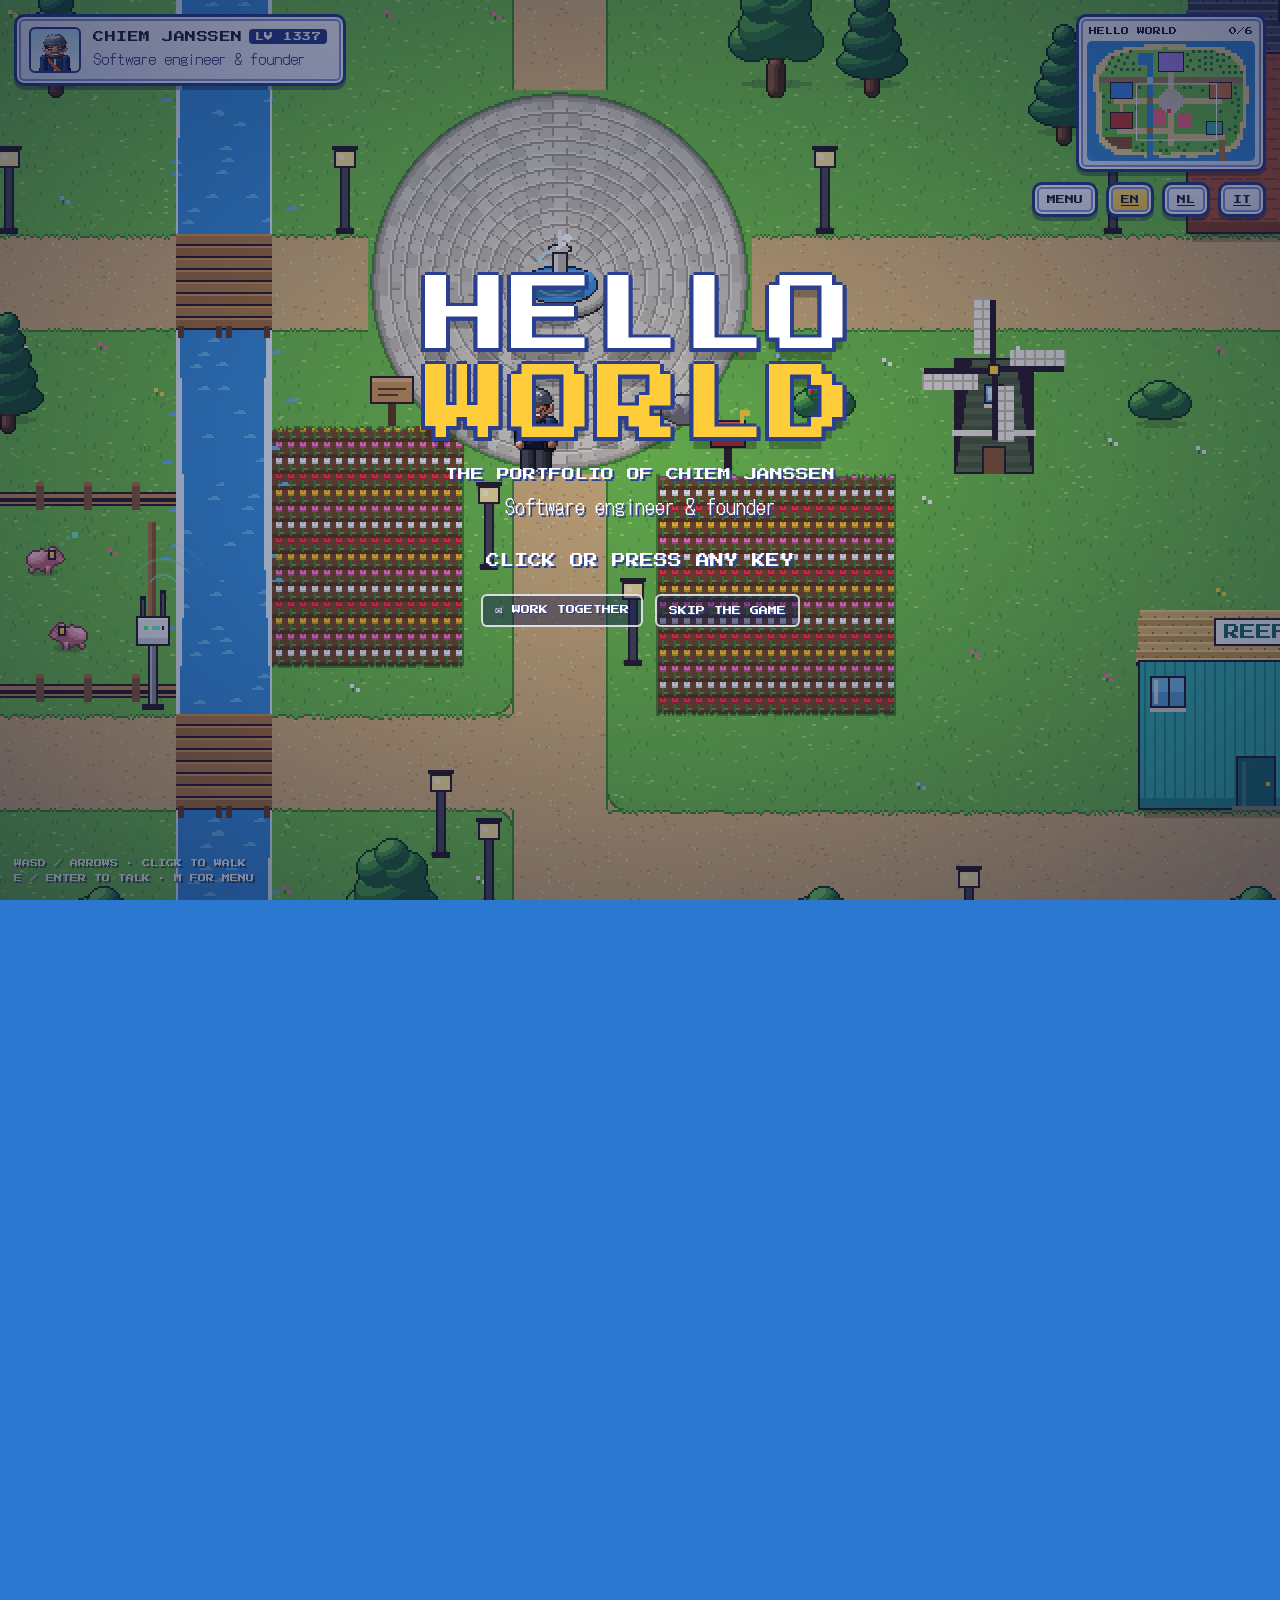
<file: index.html>
<!doctype html>
<html lang="en" class="no-js">
<head>
<meta charset="utf-8">
<meta name="viewport" content="width=device-width, initial-scale=1, viewport-fit=cover">
<title>Chiem Janssen · Hello World</title>
<meta name="description" content="Software engineer and founder from the Netherlands. Localeo, D-care and Debugged, plus Fitness and Reef.">
<meta name="theme-color" content="#2a78d0">
<link rel="icon" href="/favicon.svg" type="image/svg+xml">
<link rel="apple-touch-icon" href="/assets/icon-180.png">
<link rel="canonical" href="https://chiemjanssen.nl/">
<link rel="alternate" hreflang="en" href="https://chiemjanssen.nl/">
<link rel="alternate" hreflang="nl" href="https://chiemjanssen.nl/nl/">
<link rel="alternate" hreflang="it" href="https://chiemjanssen.nl/it/">
<link rel="alternate" hreflang="x-default" href="https://chiemjanssen.nl/">
<meta property="og:type" content="website">
<meta property="og:title" content="Chiem Janssen · Hello World">
<meta property="og:description" content="Software engineer and founder from the Netherlands. Localeo, D-care and Debugged, plus Fitness and Reef.">
<meta property="og:image" content="https://chiemjanssen.nl/assets/og-en.jpg">
<meta property="og:url" content="https://chiemjanssen.nl/">
<meta name="twitter:card" content="summary_large_image">
<link rel="preconnect" href="https://fonts.googleapis.com">
<link rel="preconnect" href="https://fonts.gstatic.com" crossorigin>
<link rel="stylesheet" href="https://fonts.googleapis.com/css2?family=DotGothic16&family=Press+Start+2P&display=swap">
<link rel="stylesheet" href="/assets/hello-world.css">
<script>document.documentElement.classList.replace("no-js", "js")</script>
<script src="/assets/hello-world.js" defer></script>
</head>
<body>
<a class="skip-first" href="#plain" data-skip>SKIP THE GAME</a>
<main id="plain" class="plain">
<header class="panel hero">
<img class="pf" src="/assets/icon-512.png" width="128" height="128" alt="">
<div class="hero-text">
<p class="kicker">Software engineer and founder, the Netherlands</p>
<h1>Chiem Janssen</h1>
<p class="tag">Companies, apps and interactive art.</p>
<div class="row"><button class="btn gold play" type="button" data-play>▶ PLAY HELLO WORLD</button><a class="btn" href="mailto:chiemjanssen@gmail.com">✉ WORK TOGETHER</a></div>
</div>
<nav class="lang"><strong><span class="full">English</span><span class="short">EN</span></strong><a href="/nl/" hreflang="nl" lang="nl" aria-label="Nederlands"><span class="full">Nederlands</span><span class="short">NL</span></a><a href="/it/" hreflang="it" lang="it" aria-label="Italiano"><span class="full">Italiano</span><span class="short">IT</span></a></nav>
</header>
<section class="panel" id="ventures">
<h2>Ventures</h2>
<article class="item"><img src="/assets/orgs/localeo.svg" width="48" height="48" alt="" loading="lazy">
<div><h3>Localeo</h3><p class="meta">Founder · Since 2026</p><p>Translations treated like software. Your team edits and approves in one place, then ships a versioned bundle your app pulls.</p><a class="btn" href="https://localeo.app" rel="noopener">localeo.app ▶</a></div></article>
<article class="item"><img src="/assets/orgs/dcare.png" width="48" height="48" alt="" loading="lazy">
<div><h3>D-care</h3><p class="meta">Investor / Technical Lead · Since 2024</p><p>AI and sensors that watch over sows day and night, so pig farmers act on heat and health in time. I lead the engineering and its delivery.</p><a class="btn" href="https://d-care.ai" rel="noopener">d-care.ai ▶</a></div></article>
<article class="item"><img src="/assets/orgs/debugged.svg" width="48" height="48" alt="" loading="lazy">
<div><h3>Debugged</h3><p class="meta">Co-founder · Since 2019</p><p>We automate and optimise business processes. Deeply technical and side by side with our clients, we build a better product together.</p><a class="btn" href="https://debugged.nl" rel="noopener">debugged.nl ▶</a></div></article>
</section>
<section class="panel" id="projects">
<h2>Projects</h2>
<article class="item"><img src="/fitness/img/icon.webp" width="48" height="48" alt="" loading="lazy">
<div><h3>Fitness</h3><p class="meta">App for iPhone and Android</p><p>Workouts, food and weight in one private app. A daily target that adapts to your progress, a coach that runs on your phone, and no account.</p><a class="btn" href="/fitness/">See the app ▶</a></div></article>
<article class="item"><img src="/reef/img/icon-180.png" width="48" height="48" alt="" loading="lazy">
<div><h3>Reef</h3><p class="meta">Interactive installation</p><p>An endless reef that grows with every visitor. Answer a few playful questions and a real reef animal swims in, down to where it really lives. With weather, night, rare visitors and the damage we do to the water.</p><a class="btn" href="/reef/">Discover Reef ▶</a></div></article>
</section>
<section class="panel" id="contact">
<h2>WORK TOGETHER</h2>
<p>Got a problem worth solving? I help with new products, consultancy and technical sparring.</p>
<div class="row"><a class="btn gold" href="mailto:chiemjanssen@gmail.com">✉ chiemjanssen@gmail.com</a><a class="btn" href="https://www.linkedin.com/in/chiemjanssen/" rel="me noopener">LinkedIn ▶</a></div>
</section>
<footer>&copy; Chiem Janssen</footer>
</main>

<div id="hw" class="hw" hidden>
<canvas id="world" aria-hidden="true"></canvas>
<div class="ui panel plate"><canvas id="face" width="128" height="112" aria-hidden="true"></canvas><div><b>CHIEM JANSSEN<i>LV 1337</i></b><span>Software engineer &amp; founder</span></div></div>
<div class="ui side">
<div class="panel mini"><div class="lbl"><span>HELLO WORLD</span><span id="cnt">0/6</span></div><canvas id="mini" aria-hidden="true"></canvas></div>
<div class="btns"><button class="btn panel" id="menuBtn" type="button">MENU</button><a class="btn panel on" href="/" hreflang="en" lang="en" data-lang>EN</a><a class="btn panel" href="/nl/" hreflang="nl" lang="nl" data-lang>NL</a><a class="btn panel" href="/it/" hreflang="it" lang="it" data-lang>IT</a></div>
</div>
<div class="ui hint">WASD / ARROWS · CLICK TO WALK<br>E / ENTER TO TALK · M FOR MENU</div>
<div class="ui panel dlg" id="dlg" role="dialog" aria-live="polite"><div class="pf"><span class="nm">CHIEM</span><canvas id="dPf" width="128" height="112" aria-hidden="true"></canvas></div><div><div class="tx" id="dTx"></div><div class="ch" id="dCh"></div></div></div>
<div class="ui toast panel" id="toast" role="status"></div>
<div class="ui menu" id="menu" role="dialog" aria-modal="true" aria-label="MENU">
<div class="book">
<div class="panel card who"><canvas id="menuPf" width="128" height="112" aria-hidden="true"></canvas><h2>CHIEM JANSSEN</h2><p>Software engineer &amp; founder, the Netherlands</p><dl class="kv"><dt>LEVEL</dt><dd>1337</dd><dt>CLASS</dt><dd>Engineer / Founder</dd><dt>HEIGHT</dt><dd>181 cm, just under the Dutch avg</dd><dt>LANG</dt><dd>EN · NL · IT</dd><dt>GUILDS</dt><dd>3 companies since 2019</dd></dl><div class="eq"><div><span>HEAD</span>Grey dad cap</div><div><span>BODY</span>Navy knit zip-up</div><div><span>ACC</span>Orange sling bag</div><div><span>FEET</span>White low-tops</div></div></div>
<div class="panel card">
<div class="tabs" role="tablist"><button type="button" data-p="skills" aria-selected="true">SKILLS</button><button type="button" data-p="quests" aria-selected="false">QUESTS</button><button type="button" data-p="contact" aria-selected="false">CONTACT</button><button type="button" class="x" id="menuX">✕ CLOSE</button></div>
<div class="pane on" data-p="skills"><div class="lvl"><b>LV 1337</b><span>XP: OVER 9000 · NEXT LEVEL: N/A</span></div><div class="sk"><div>Full-stack engineering<small>Frontend, backend, and whatever's holding them together.</small></div><div class="bar"><i></i></div><em>MAX</em></div><div class="sk"><div>Debugging<small>Founded a company called Debugged. Case closed.</small></div><div class="bar"><i></i></div><em>MAX</em></div><div class="sk"><div>Founding companies<small>Three and counting. Sleep is optional.</small></div><div class="bar"><i></i></div><em>MAX</em></div><div class="sk"><div>AI &amp; sensors<small>Knows a sow is in heat before the farmer does.</small></div><div class="bar"><i></i></div><em>MAX</em></div><div class="sk"><div>Mobile apps<small>iPhone and Android. Zero accounts required.</small></div><div class="bar"><i></i></div><em>MAX</em></div><div class="sk"><div>Interactive art<small>Grew an entire reef without getting wet.</small></div><div class="bar"><i></i></div><em>MAX</em></div><div class="sk"><div>Shipping on Fridays<small>Not recommended. Done anyway.</small></div><div class="bar"><i></i></div><em>MAX</em></div><div class="sk"><div>Languages<small>English, Dutch, Italian and TypeScript.</small></div><div class="bar"><i></i></div><em>MAX</em></div><div class="sk"><div>Height<small>181 cm. Maxed out, says the doctor.</small></div><div class="bar"><i></i></div><em>MAX</em></div><div class="sk"><div>Cap game<small>Grey dad cap. Brim always forward.</small></div><div class="bar"><i></i></div><em>MAX</em></div></div>
<div class="pane" data-p="quests"><div class="q" data-q="localeo"><div class="ic" style="background:#c8a6ff">L</div><div><h3>LOCALEO <span class="done">✓ VISITED</span></h3><p>Founder · since 2026</p></div><a href="https://localeo.app" target="_blank" rel="noopener">VISIT ▶</a></div><div class="q" data-q="dcare"><div class="ic" style="background:#7cf2d4">D</div><div><h3>D-CARE <span class="done">✓ VISITED</span></h3><p>Investor / Technical Lead · since 2024</p></div><a href="https://d-care.ai" target="_blank" rel="noopener">VISIT ▶</a></div><div class="q" data-q="debugged"><div class="ic" style="background:#ffd7a8">&lt;/&gt;</div><div><h3>DEBUGGED <span class="done">✓ VISITED</span></h3><p>Co-founder · since 2019</p></div><a href="https://debugged.nl" target="_blank" rel="noopener">VISIT ▶</a></div><div class="q" data-q="fitness"><div class="ic" style="background:#ff9ad2">F</div><div><h3>FITNESS <span class="done">✓ VISITED</span></h3><p>App · iPhone + Android</p></div><a href="/fitness/">VISIT ▶</a></div><div class="q" data-q="reef"><div class="ic" style="background:#5ff2ff">R</div><div><h3>REEF <span class="done">✓ VISITED</span></h3><p>Interactive installation</p></div><a href="/reef/">VISIT ▶</a></div></div>
<div class="pane" data-p="contact"><div class="q"><div class="ic" style="background:#ffcc3a">✉</div><div><h3>WORK TOGETHER</h3><p>Got a problem worth solving? I help with new products, consultancy and technical sparring.</p></div><a href="mailto:chiemjanssen@gmail.com">EMAIL ▶</a></div><div class="q"><div class="ic" style="background:#7fb8ff">in</div><div><h3>LINKEDIN</h3><p>The serious version.</p></div><a href="https://www.linkedin.com/in/chiemjanssen/" target="_blank" rel="me noopener">OPEN ▶</a></div><p class="note">Prefer a plain page? <button type="button" class="linkish" data-skip>SKIP THE GAME</button></p></div>
</div>
</div>
</div>
<div class="ui title" id="title"><div><div class="logo">HELLO<br><span>WORLD</span></div><div class="sub">THE PORTFOLIO OF CHIEM JANSSEN</div><div class="trole">Software engineer &amp; founder</div><div class="press">CLICK OR PRESS ANY KEY</div><div class="tlinks"><a href="mailto:chiemjanssen@gmail.com">✉ WORK TOGETHER</a><button type="button" data-skip>SKIP THE GAME</button></div></div></div>
</div>
<script type="application/json" id="hw-data">{"info": {"localeo": {"t": "This is Localeo, my newest company (2026). Translations treated like software: your team edits and approves in one place, then ships a versioned bundle your app pulls.", "cta": "VISIT LOCALEO.APP"}, "debugged": {"t": "Debugged! I co-founded it in 2019. We automate and optimise business processes, deeply technical and side by side with our clients.", "cta": "VISIT DEBUGGED.NL"}, "dcare": {"t": "D-care, where I'm investor and technical lead (since 2024). Every sow wears an ear tag that talks to the gateways with the antennas. AI watches over them day and night, so farmers act on heat and health in time.", "cta": "VISIT D-CARE.AI"}, "fitness": {"t": "My Fitness app for iPhone and Android. Workouts, food and weight in one private app, a coach that runs on your phone, and no account.", "cta": "SEE THE APP"}, "reef": {"t": "Reef: an endless reef that grows with every visitor. Answer a few playful questions and a real reef animal swims in, down to where it really lives.", "cta": "DIVE INTO REEF"}, "mail": {"t": "A mailbox! Got a problem worth solving, a product to build, or need a technical sparring partner? Drop me a letter and let's work on it together.", "cta": "LET'S WORK TOGETHER"}, "sign": {"t": "WELCOME TO HELLO WORLD. Walk with WASD or the arrows, or just click where you want to go. Bump into doors to visit. Press M for my stats and skills."}, "fountain": {"t": "You toss a coin into the fountain. Luck +1. (Every company needs some.)"}, "mill": {"t": "A windmill. Very Dutch. It powers absolutely nothing, but it looks great."}, "shark": {"t": "Whoa, you spotted a whale shark! The biggest fish in the sea, and completely harmless. In Reef, rare visitors like this one turn up now and then too.", "cta": "VISIT REEF"}, "intro": {"t": "Hey, welcome! I'm Chiem, a software engineer and founder from the Netherlands. This island is my portfolio. Walk around and visit my work!"}}, "links": {"localeo": "https://localeo.app", "debugged": "https://debugged.nl", "dcare": "https://d-care.ai", "fitness": "/fitness/", "reef": "/reef/", "shark": "/reef/", "mail": "mailto:chiemjanssen@gmail.com"}, "later": "LATER", "ok": "OK!", "toastAll": "ALL PLACES VISITED! ★", "toastShark": "★ RARE SIGHTING: WHALE SHARK"}</script>
</body>
</html>
</file>
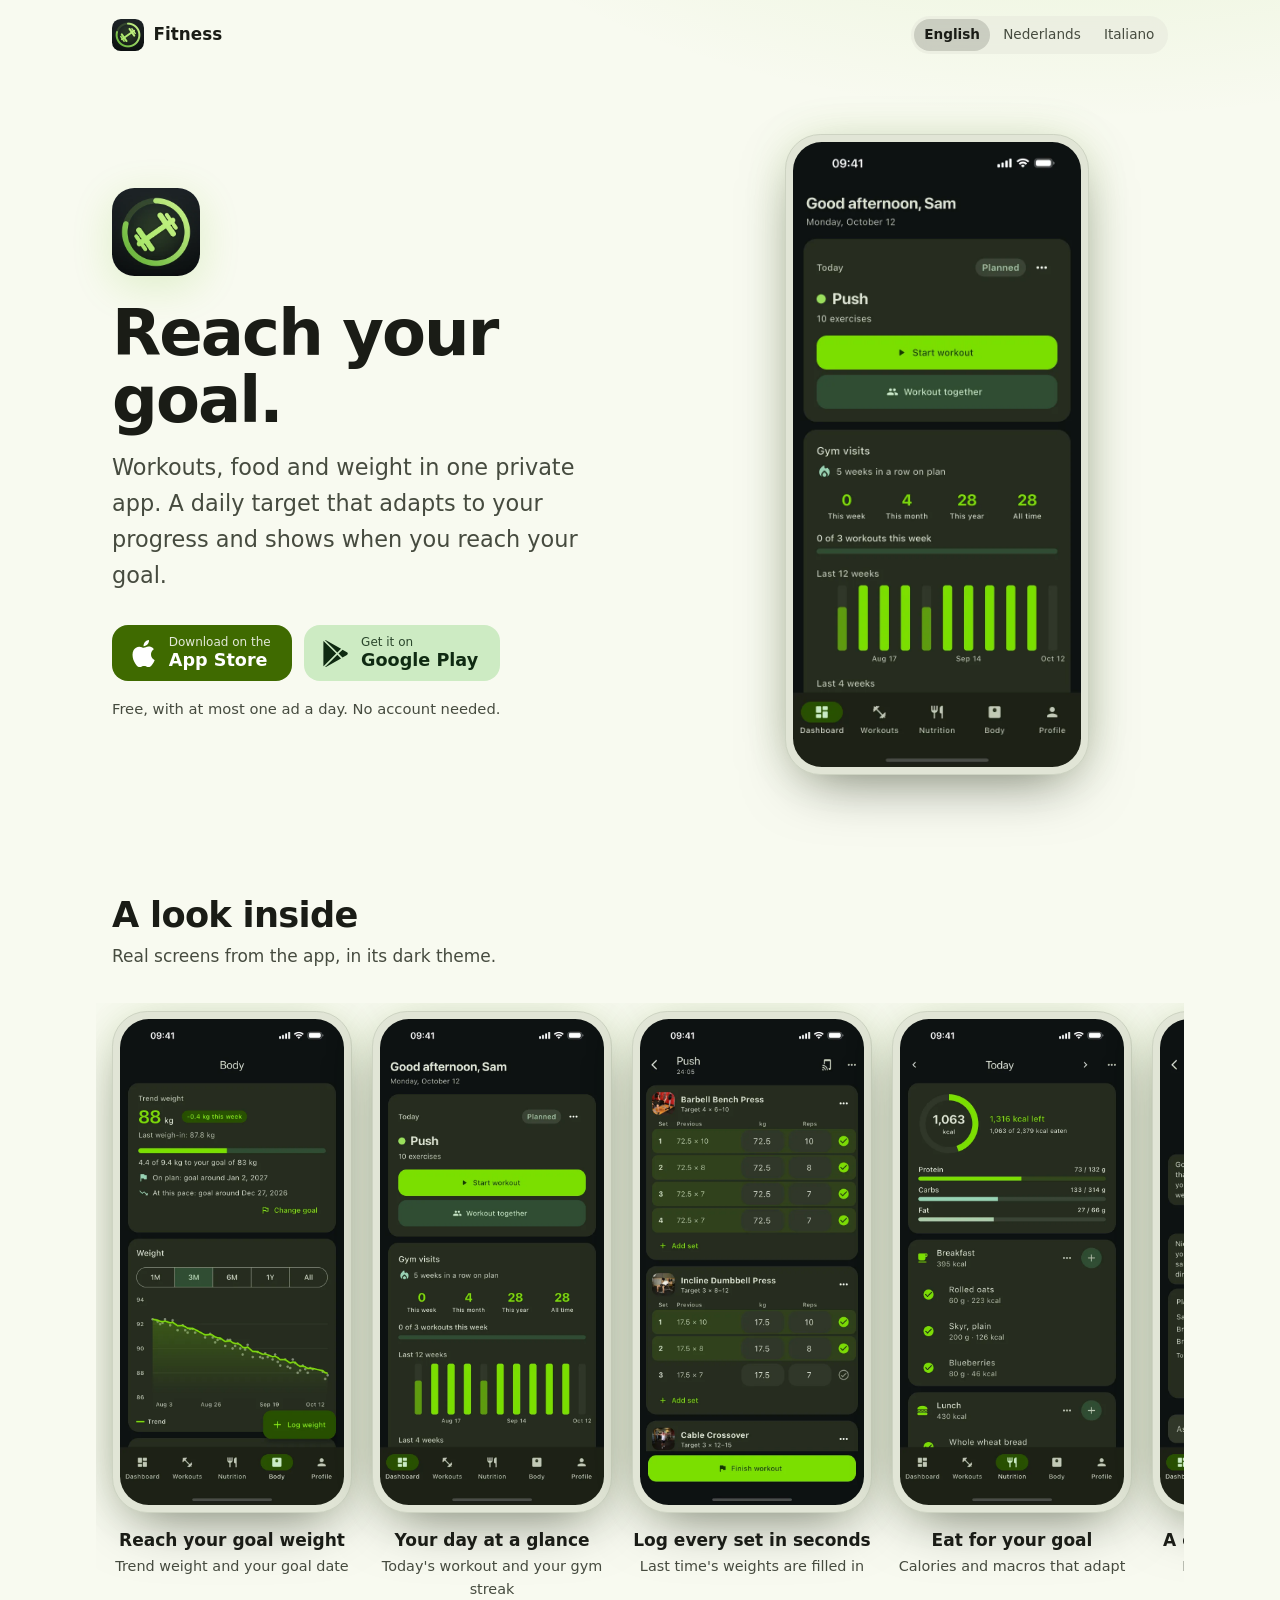
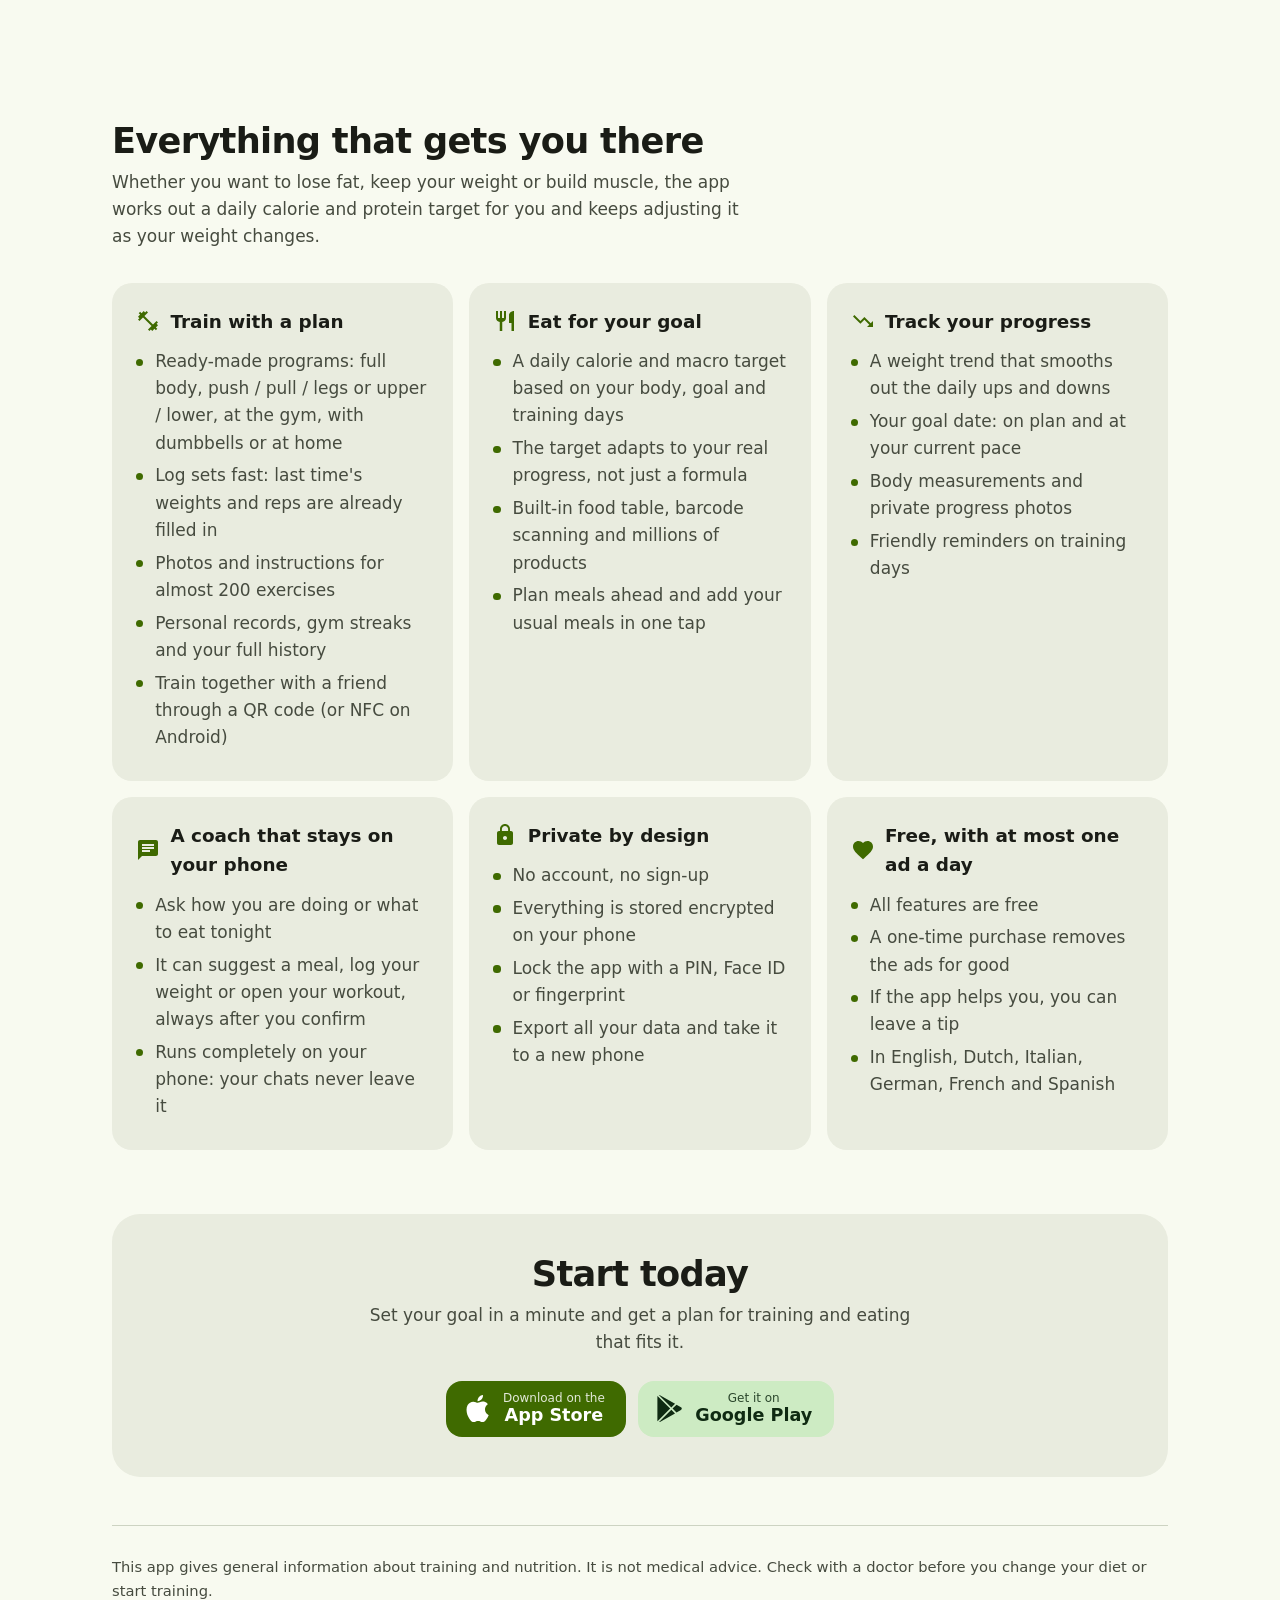
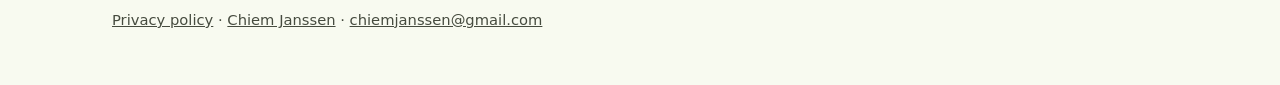
<file: fitness/index.html>
<!doctype html>
<html lang="en">
<head>
<meta charset="utf-8">
<meta name="viewport" content="width=device-width, initial-scale=1">
<title>Fitness: gym, food and weight in one private app</title>
<meta name="description" content="Workouts, meal planning and weight tracking that get you to your goal weight. No account, your data stays on your phone. For iPhone and Android.">
<meta name="theme-color" content="#0e1113">
<link rel="icon" type="image/png" href="/fitness/img/icon-180.png">
<link rel="apple-touch-icon" href="/fitness/img/icon-180.png">
<link rel="canonical" href="https://chiemjanssen.nl/fitness/">
<link rel="alternate" hreflang="en" href="https://chiemjanssen.nl/fitness/">
<link rel="alternate" hreflang="nl" href="https://chiemjanssen.nl/fitness/nl/">
<link rel="alternate" hreflang="it" href="https://chiemjanssen.nl/fitness/it/">
<meta property="og:type" content="website">
<meta property="og:title" content="Fitness: gym, food and weight in one private app">
<meta property="og:description" content="Workouts, meal planning and weight tracking that get you to your goal weight. No account, your data stays on your phone. For iPhone and Android.">
<meta property="og:image" content="https://chiemjanssen.nl/fitness/img/og-en.png">
<meta property="og:url" content="https://chiemjanssen.nl/fitness/">
<meta name="twitter:card" content="summary_large_image">
<link rel="stylesheet" href="/fitness/fitness.css">
</head>
<body>
<div class="wrap">
<header class="topbar">
<a class="brand" href="/fitness/"><img src="/fitness/img/icon.webp" width="64" height="64" alt="">Fitness</a>
<nav class="lang"><strong><span class="full">English</span><span class="short">EN</span></strong><a href="/fitness/nl/" hreflang="nl" lang="nl" aria-label="Nederlands"><span class="full">Nederlands</span><span class="short">NL</span></a><a href="/fitness/it/" hreflang="it" lang="it" aria-label="Italiano"><span class="full">Italiano</span><span class="short">IT</span></a></nav>
</header>
<main>
<section class="hero">
<div>
<img class="hero-icon" src="/fitness/img/icon.webp" width="256" height="256" alt="">
<h1>Reach your goal.</h1>
<p class="lead">Workouts, food and weight in one private app. A daily target that adapts to your progress and shows when you reach your goal.</p>
<!-- Store links: set the App Store id once the listing is live -->
<div class="stores">
<a class="store store-primary" href="https://apps.apple.com/app/idTODO"><svg viewBox="0 0 24 24" aria-hidden="true"><path d="M12.152 6.896c-.948 0-2.415-1.078-3.96-1.04-2.04.027-3.91 1.183-4.961 3.014-2.117 3.675-.546 9.103 1.519 12.09 1.013 1.454 2.208 3.09 3.792 3.039 1.52-.065 2.09-.987 3.935-.987 1.831 0 2.35.987 3.96.948 1.637-.026 2.676-1.48 3.676-2.948 1.156-1.688 1.636-3.325 1.662-3.415-.039-.013-3.182-1.221-3.22-4.857-.026-3.04 2.48-4.494 2.597-4.559-1.429-2.09-3.623-2.324-4.39-2.376-2-.156-3.675 1.09-4.61 1.09zM15.53 3.83c.843-1.012 1.4-2.427 1.245-3.83-1.207.052-2.662.805-3.532 1.818-.78.896-1.454 2.338-1.273 3.714 1.338.104 2.715-.688 3.559-1.701"/></svg><span><small>Download on the</small><strong>App Store</strong></span></a>
<a class="store store-tonal" href="https://play.google.com/store/apps/details?id=nl.chiemjanssen.fitness"><svg viewBox="0 0 24 24" aria-hidden="true"><path d="M22.018 13.298l-3.919 2.218-3.515-3.493 3.543-3.521 3.891 2.202a1.49 1.49 0 0 1 0 2.594zM1.337.924a1.486 1.486 0 0 0-.112.568v21.017c0 .217.045.419.124.6l11.155-11.087L1.337.924zm12.207 10.065l3.258-3.238L3.45.195a1.466 1.466 0 0 0-.946-.179l11.04 10.973zm0 2.067l-11 10.933c.298.036.612-.016.906-.183l13.324-7.54-3.23-3.21z"/></svg><span><small>Get it on</small><strong>Google Play</strong></span></a>
</div>
<p class="note">Free, with at most one ad a day. No account needed.</p>
</div>
<div class="phone hero-shot"><img src="/fitness/img/en/02_today.webp" width="660" height="1434" alt="Screenshot: Your day at a glance"></div>
</section>
<section>
<h2>A look inside</h2>
<p class="section-lead">Real screens from the app, in its dark theme.</p>
<div class="gallery">
<figure><div class="phone"><img src="/fitness/img/en/01_body.webp" width="660" height="1434" loading="lazy" alt="Screenshot: Reach your goal weight"></div><figcaption>Reach your goal weight<span>Trend weight and your goal date</span></figcaption></figure>
<figure><div class="phone"><img src="/fitness/img/en/02_today.webp" width="660" height="1434" loading="lazy" alt="Screenshot: Your day at a glance"></div><figcaption>Your day at a glance<span>Today's workout and your gym streak</span></figcaption></figure>
<figure><div class="phone"><img src="/fitness/img/en/03_workout.webp" width="660" height="1434" loading="lazy" alt="Screenshot: Log every set in seconds"></div><figcaption>Log every set in seconds<span>Last time's weights are filled in</span></figcaption></figure>
<figure><div class="phone"><img src="/fitness/img/en/04_nutrition.webp" width="660" height="1434" loading="lazy" alt="Screenshot: Eat for your goal"></div><figcaption>Eat for your goal<span>Calories and macros that adapt</span></figcaption></figure>
<figure><div class="phone"><img src="/fitness/img/en/05_coach.webp" width="660" height="1434" loading="lazy" alt="Screenshot: A coach in your pocket"></div><figcaption>A coach in your pocket<span>Runs fully on your phone</span></figcaption></figure>
<figure><div class="phone"><img src="/fitness/img/en/06_exercise.webp" width="660" height="1434" loading="lazy" alt="Screenshot: Know every exercise"></div><figcaption>Know every exercise<span>Photos and step by step instructions</span></figcaption></figure>
<figure><div class="phone"><img src="/fitness/img/en/07_workouts.webp" width="660" height="1434" loading="lazy" alt="Screenshot: Plan your training week"></div><figcaption>Plan your training week<span>Ready-made programs to start with</span></figcaption></figure>
<figure><div class="phone"><img src="/fitness/img/en/08_together.webp" width="660" height="1434" loading="lazy" alt="Screenshot: Train together"></div><figcaption>Train together<span>Share a workout with a friend</span></figcaption></figure>
</div>
</section>
<section>
<h2>Everything that gets you there</h2>
<p class="section-lead">Whether you want to lose fat, keep your weight or build muscle, the app works out a daily calorie and protein target for you and keeps adjusting it as your weight changes.</p>
<div class="features">
<article class="card"><h3><svg viewBox="0 0 24 24" aria-hidden="true"><path d="M20.57 14.86L22 13.43 20.57 12 17 15.57 8.43 7 12 3.43 10.57 2 9.14 3.43 7.71 2 5.57 4.14 4.14 2.71 2.71 4.14l1.43 1.43L2 7.71l1.43 1.43L2 10.57 3.43 12 7 8.43 15.57 17 12 20.57 13.43 22l1.43-1.43L16.29 22l2.14-2.14 1.43 1.43 1.43-1.43-1.43-1.43L22 16.29z"/></svg>Train with a plan</h3><ul><li>Ready-made programs: full body, push / pull / legs or upper / lower, at the gym, with dumbbells or at home</li><li>Log sets fast: last time's weights and reps are already filled in</li><li>Photos and instructions for almost 200 exercises</li><li>Personal records, gym streaks and your full history</li><li>Train together with a friend through a QR code (or NFC on Android)</li></ul></article>
<article class="card"><h3><svg viewBox="0 0 24 24" aria-hidden="true"><path d="M11 9H9V2H7v7H5V2H3v7c0 2.12 1.66 3.84 3.75 3.97V22h2.5v-9.03C11.34 12.84 13 11.12 13 9V2h-2v7zm5-3v8h2.5v8H21V2c-2.76 0-5 2.24-5 4z"/></svg>Eat for your goal</h3><ul><li>A daily calorie and macro target based on your body, goal and training days</li><li>The target adapts to your real progress, not just a formula</li><li>Built-in food table, barcode scanning and millions of products</li><li>Plan meals ahead and add your usual meals in one tap</li></ul></article>
<article class="card"><h3><svg viewBox="0 0 24 24" aria-hidden="true"><path d="M16 18l2.29-2.29-4.88-4.88-4 4L2 7.41 3.41 6l6 6 4-4 6.3 6.29L22 12v6z"/></svg>Track your progress</h3><ul><li>A weight trend that smooths out the daily ups and downs</li><li>Your goal date: on plan and at your current pace</li><li>Body measurements and private progress photos</li><li>Friendly reminders on training days</li></ul></article>
<article class="card"><h3><svg viewBox="0 0 24 24" aria-hidden="true"><path d="M20 2H4c-1.1 0-1.99.9-1.99 2L2 22l4-4h14c1.1 0 2-.9 2-2V4c0-1.1-.9-2-2-2zM6 9h12v2H6V9zm8 5H6v-2h8v2zm4-6H6V6h12v2z"/></svg>A coach that stays on your phone</h3><ul><li>Ask how you are doing or what to eat tonight</li><li>It can suggest a meal, log your weight or open your workout, always after you confirm</li><li>Runs completely on your phone: your chats never leave it</li></ul></article>
<article class="card"><h3><svg viewBox="0 0 24 24" aria-hidden="true"><path d="M18 8h-1V6c0-2.76-2.24-5-5-5S7 3.24 7 6v2H6c-1.1 0-2 .9-2 2v10c0 1.1.9 2 2 2h12c1.1 0 2-.9 2-2V10c0-1.1-.9-2-2-2zm-6 9c-1.1 0-2-.9-2-2s.9-2 2-2 2 .9 2 2-.9 2-2 2zm3.1-9H8.9V6c0-1.71 1.39-3.1 3.1-3.1 1.71 0 3.1 1.39 3.1 3.1v2z"/></svg>Private by design</h3><ul><li>No account, no sign-up</li><li>Everything is stored encrypted on your phone</li><li>Lock the app with a PIN, Face ID or fingerprint</li><li>Export all your data and take it to a new phone</li></ul></article>
<article class="card"><h3><svg viewBox="0 0 24 24" aria-hidden="true"><path d="M12 21.35l-1.45-1.32C5.4 15.36 2 12.28 2 8.5 2 5.42 4.42 3 7.5 3c1.74 0 3.41.81 4.5 2.09C13.09 3.81 14.76 3 16.5 3 19.58 3 22 5.42 22 8.5c0 3.78-3.4 6.86-8.55 11.54L12 21.35z"/></svg>Free, with at most one ad a day</h3><ul><li>All features are free</li><li>A one-time purchase removes the ads for good</li><li>If the app helps you, you can leave a tip</li><li>In English, Dutch, Italian, German, French and Spanish</li></ul></article>
</div>
</section>
<section class="cta">
<h2>Start today</h2>
<p>Set your goal in a minute and get a plan for training and eating that fits it.</p>
<div class="stores">
<a class="store store-primary" href="https://apps.apple.com/app/idTODO"><svg viewBox="0 0 24 24" aria-hidden="true"><path d="M12.152 6.896c-.948 0-2.415-1.078-3.96-1.04-2.04.027-3.91 1.183-4.961 3.014-2.117 3.675-.546 9.103 1.519 12.09 1.013 1.454 2.208 3.09 3.792 3.039 1.52-.065 2.09-.987 3.935-.987 1.831 0 2.35.987 3.96.948 1.637-.026 2.676-1.48 3.676-2.948 1.156-1.688 1.636-3.325 1.662-3.415-.039-.013-3.182-1.221-3.22-4.857-.026-3.04 2.48-4.494 2.597-4.559-1.429-2.09-3.623-2.324-4.39-2.376-2-.156-3.675 1.09-4.61 1.09zM15.53 3.83c.843-1.012 1.4-2.427 1.245-3.83-1.207.052-2.662.805-3.532 1.818-.78.896-1.454 2.338-1.273 3.714 1.338.104 2.715-.688 3.559-1.701"/></svg><span><small>Download on the</small><strong>App Store</strong></span></a>
<a class="store store-tonal" href="https://play.google.com/store/apps/details?id=nl.chiemjanssen.fitness"><svg viewBox="0 0 24 24" aria-hidden="true"><path d="M22.018 13.298l-3.919 2.218-3.515-3.493 3.543-3.521 3.891 2.202a1.49 1.49 0 0 1 0 2.594zM1.337.924a1.486 1.486 0 0 0-.112.568v21.017c0 .217.045.419.124.6l11.155-11.087L1.337.924zm12.207 10.065l3.258-3.238L3.45.195a1.466 1.466 0 0 0-.946-.179l11.04 10.973zm0 2.067l-11 10.933c.298.036.612-.016.906-.183l13.324-7.54-3.23-3.21z"/></svg><span><small>Get it on</small><strong>Google Play</strong></span></a>
</div>
</section>
</main>
<footer>
<p>This app gives general information about training and nutrition. It is not medical advice. Check with a doctor before you change your diet or start training.</p>
<p><a href="/fitness/privacy/">Privacy policy</a> &middot; <a href="/">Chiem Janssen</a> &middot; <a href="mailto:chiemjanssen@gmail.com">chiemjanssen@gmail.com</a></p>
</footer>
</div>
</body>
</html>
</file>
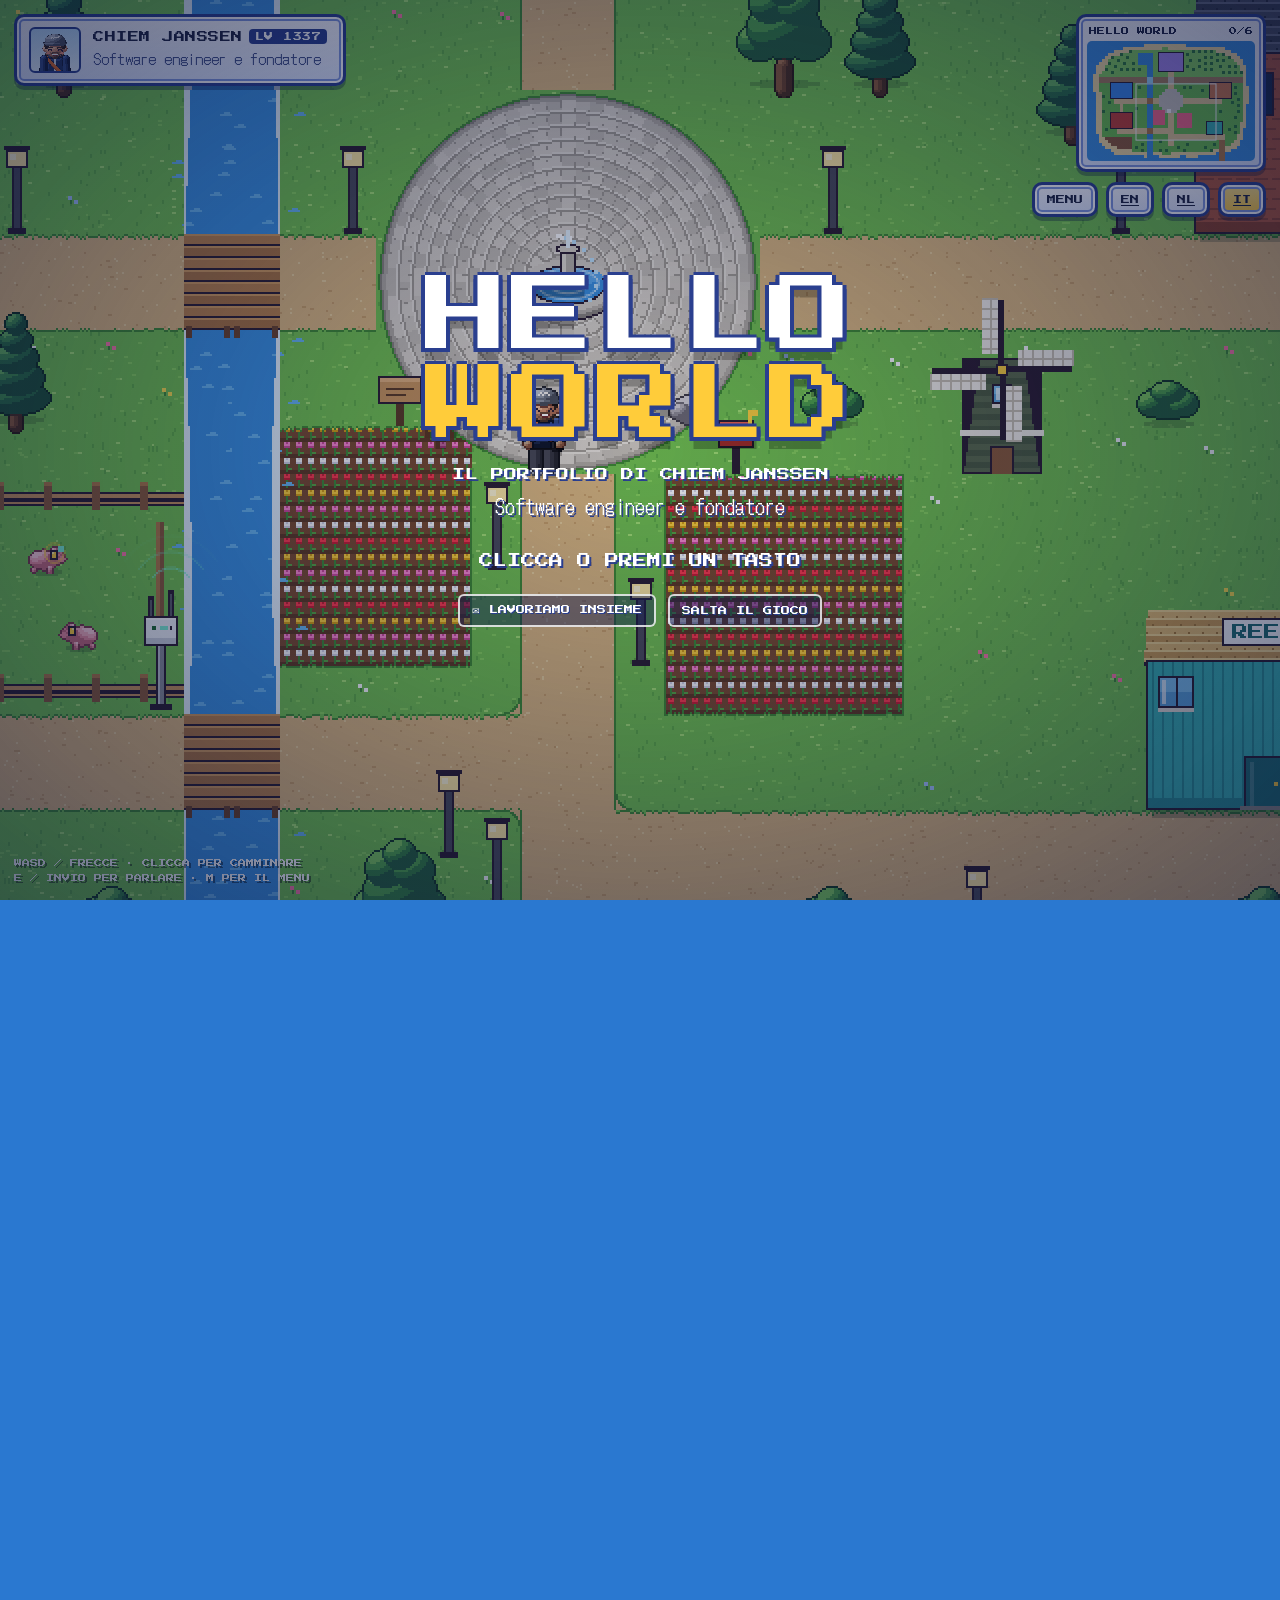
<file: it/index.html>
<!doctype html>
<html lang="it" class="no-js">
<head>
<meta charset="utf-8">
<meta name="viewport" content="width=device-width, initial-scale=1, viewport-fit=cover">
<title>Chiem Janssen · Hello World</title>
<meta name="description" content="Ingegnere del software e fondatore dai Paesi Bassi. Localeo, D-care e Debugged, e in più Fitness e Reef.">
<meta name="theme-color" content="#2a78d0">
<link rel="icon" href="/favicon.svg" type="image/svg+xml">
<link rel="apple-touch-icon" href="/assets/icon-180.png">
<link rel="canonical" href="https://chiemjanssen.nl/it/">
<link rel="alternate" hreflang="en" href="https://chiemjanssen.nl/">
<link rel="alternate" hreflang="nl" href="https://chiemjanssen.nl/nl/">
<link rel="alternate" hreflang="it" href="https://chiemjanssen.nl/it/">
<link rel="alternate" hreflang="x-default" href="https://chiemjanssen.nl/">
<meta property="og:type" content="website">
<meta property="og:title" content="Chiem Janssen · Hello World">
<meta property="og:description" content="Ingegnere del software e fondatore dai Paesi Bassi. Localeo, D-care e Debugged, e in più Fitness e Reef.">
<meta property="og:image" content="https://chiemjanssen.nl/assets/og-it.jpg">
<meta property="og:url" content="https://chiemjanssen.nl/it/">
<meta name="twitter:card" content="summary_large_image">
<link rel="preconnect" href="https://fonts.googleapis.com">
<link rel="preconnect" href="https://fonts.gstatic.com" crossorigin>
<link rel="stylesheet" href="https://fonts.googleapis.com/css2?family=DotGothic16&family=Press+Start+2P&display=swap">
<link rel="stylesheet" href="/assets/hello-world.css">
<script>document.documentElement.classList.replace("no-js", "js")</script>
<script src="/assets/hello-world.js" defer></script>
</head>
<body>
<a class="skip-first" href="#plain" data-skip>SALTA IL GIOCO</a>
<main id="plain" class="plain">
<header class="panel hero">
<img class="pf" src="/assets/icon-512.png" width="128" height="128" alt="">
<div class="hero-text">
<p class="kicker">Ingegnere del software e fondatore, Paesi Bassi</p>
<h1>Chiem Janssen</h1>
<p class="tag">Aziende, app e arte interattiva.</p>
<div class="row"><button class="btn gold play" type="button" data-play>▶ GIOCA A HELLO WORLD</button><a class="btn" href="mailto:chiemjanssen@gmail.com">✉ LAVORIAMO INSIEME</a></div>
</div>
<nav class="lang"><a href="/" hreflang="en" lang="en" aria-label="English"><span class="full">English</span><span class="short">EN</span></a><a href="/nl/" hreflang="nl" lang="nl" aria-label="Nederlands"><span class="full">Nederlands</span><span class="short">NL</span></a><strong><span class="full">Italiano</span><span class="short">IT</span></strong></nav>
</header>
<section class="panel" id="ventures">
<h2>Imprese</h2>
<article class="item"><img src="/assets/orgs/localeo.svg" width="48" height="48" alt="" loading="lazy">
<div><h3>Localeo</h3><p class="meta">Fondatore · Dal 2026</p><p>Traduzioni trattate come software. Il tuo team modifica e approva in un unico posto, poi pubblica un pacchetto versionato che la tua app scarica.</p><a class="btn" href="https://localeo.app" rel="noopener">localeo.app ▶</a></div></article>
<article class="item"><img src="/assets/orgs/dcare.png" width="48" height="48" alt="" loading="lazy">
<div><h3>D-care</h3><p class="meta">Investitore / Technical Lead · Dal 2024</p><p>AI e sensori che vegliano sulle scrofe giorno e notte, così gli allevatori di suini agiscono in tempo su calore e salute. Guido lo sviluppo e la consegna.</p><a class="btn" href="https://d-care.ai" rel="noopener">d-care.ai ▶</a></div></article>
<article class="item"><img src="/assets/orgs/debugged.svg" width="48" height="48" alt="" loading="lazy">
<div><h3>Debugged</h3><p class="meta">Co-fondatore · Dal 2019</p><p>Automatizziamo e ottimizziamo i processi aziendali. Profondamente tecnici e al fianco dei nostri clienti, costruiamo insieme un prodotto migliore.</p><a class="btn" href="https://debugged.nl" rel="noopener">debugged.nl ▶</a></div></article>
</section>
<section class="panel" id="projects">
<h2>Progetti</h2>
<article class="item"><img src="/fitness/img/icon.webp" width="48" height="48" alt="" loading="lazy">
<div><h3>Fitness</h3><p class="meta">App per iPhone e Android</p><p>Allenamenti, cibo e peso in un'unica app privata. Un obiettivo giornaliero che segue i tuoi progressi, un coach che funziona sul telefono, e nessun account.</p><a class="btn" href="/fitness/it/">Scopri l'app ▶</a></div></article>
<article class="item"><img src="/reef/img/icon-180.png" width="48" height="48" alt="" loading="lazy">
<div><h3>Reef</h3><p class="meta">Installazione interattiva</p><p>Una barriera corallina infinita che cresce con ogni visitatore. Rispondi a qualche domanda giocosa e un vero animale arriva nuotando, fino alla profondità dove vive davvero. Con il meteo, la notte, visitatori rari e i danni che facciamo all'acqua.</p><a class="btn" href="/reef/it/">Scopri Reef ▶</a></div></article>
</section>
<section class="panel" id="contact">
<h2>LAVORIAMO INSIEME</h2>
<p>Hai un problema che vale la pena risolvere? Ti aiuto con nuovi prodotti, consulenza e confronto tecnico.</p>
<div class="row"><a class="btn gold" href="mailto:chiemjanssen@gmail.com">✉ chiemjanssen@gmail.com</a><a class="btn" href="https://www.linkedin.com/in/chiemjanssen/" rel="me noopener">LinkedIn ▶</a></div>
</section>
<footer>&copy; Chiem Janssen</footer>
</main>

<div id="hw" class="hw" hidden>
<canvas id="world" aria-hidden="true"></canvas>
<div class="ui panel plate"><canvas id="face" width="128" height="112" aria-hidden="true"></canvas><div><b>CHIEM JANSSEN<i>LV 1337</i></b><span>Software engineer e fondatore</span></div></div>
<div class="ui side">
<div class="panel mini"><div class="lbl"><span>HELLO WORLD</span><span id="cnt">0/6</span></div><canvas id="mini" aria-hidden="true"></canvas></div>
<div class="btns"><button class="btn panel" id="menuBtn" type="button">MENU</button><a class="btn panel" href="/" hreflang="en" lang="en" data-lang>EN</a><a class="btn panel" href="/nl/" hreflang="nl" lang="nl" data-lang>NL</a><a class="btn panel on" href="/it/" hreflang="it" lang="it" data-lang>IT</a></div>
</div>
<div class="ui hint">WASD / FRECCE · CLICCA PER CAMMINARE<br>E / INVIO PER PARLARE · M PER IL MENU</div>
<div class="ui panel dlg" id="dlg" role="dialog" aria-live="polite"><div class="pf"><span class="nm">CHIEM</span><canvas id="dPf" width="128" height="112" aria-hidden="true"></canvas></div><div><div class="tx" id="dTx"></div><div class="ch" id="dCh"></div></div></div>
<div class="ui toast panel" id="toast" role="status"></div>
<div class="ui menu" id="menu" role="dialog" aria-modal="true" aria-label="MENU">
<div class="book">
<div class="panel card who"><canvas id="menuPf" width="128" height="112" aria-hidden="true"></canvas><h2>CHIEM JANSSEN</h2><p>Software engineer e fondatore, Paesi Bassi</p><dl class="kv"><dt>LIVELLO</dt><dd>1337</dd><dt>CLASSE</dt><dd>Engineer / Fondatore</dd><dt>ALTEZZA</dt><dd>181 cm, appena sotto la media olandese</dd><dt>LINGUE</dt><dd>EN · NL · IT</dd><dt>GILDE</dt><dd>3 aziende dal 2019</dd></dl><div class="eq"><div><span>TESTA</span>Cappellino grigio</div><div><span>CORPO</span>Cardigan blu con zip</div><div><span>ACC</span>Borsa a tracolla arancione</div><div><span>PIEDI</span>Sneakers basse bianche</div></div></div>
<div class="panel card">
<div class="tabs" role="tablist"><button type="button" data-p="skills" aria-selected="true">COMPETENZE</button><button type="button" data-p="quests" aria-selected="false">MISSIONI</button><button type="button" data-p="contact" aria-selected="false">CONTATTI</button><button type="button" class="x" id="menuX">✕ CHIUDI</button></div>
<div class="pane on" data-p="skills"><div class="lvl"><b>LV 1337</b><span>XP: OLTRE 9000 · PROSSIMO LIVELLO: N/D</span></div><div class="sk"><div>Ingegneria full-stack<small>Frontend, backend e tutto ciò che li tiene insieme.</small></div><div class="bar"><i></i></div><em>MAX</em></div><div class="sk"><div>Debugging<small>Ha fondato un'azienda chiamata Debugged. Caso chiuso.</small></div><div class="bar"><i></i></div><em>MAX</em></div><div class="sk"><div>Fondare aziende<small>Tre, e si continua. Il sonno è facoltativo.</small></div><div class="bar"><i></i></div><em>MAX</em></div><div class="sk"><div>AI e sensori<small>Sa che una scrofa è in calore prima dell'allevatore.</small></div><div class="bar"><i></i></div><em>MAX</em></div><div class="sk"><div>App mobile<small>iPhone e Android. Zero account richiesti.</small></div><div class="bar"><i></i></div><em>MAX</em></div><div class="sk"><div>Arte interattiva<small>Ha fatto crescere un'intera barriera corallina senza bagnarsi.</small></div><div class="bar"><i></i></div><em>MAX</em></div><div class="sk"><div>Deploy di venerdì<small>Sconsigliato. Fatto comunque.</small></div><div class="bar"><i></i></div><em>MAX</em></div><div class="sk"><div>Lingue<small>Inglese, olandese, italiano e TypeScript.</small></div><div class="bar"><i></i></div><em>MAX</em></div><div class="sk"><div>Altezza<small>181 cm. Al massimo, dice il dottore.</small></div><div class="bar"><i></i></div><em>MAX</em></div><div class="sk"><div>Stile cappellino<small>Cappellino grigio. Visiera sempre davanti.</small></div><div class="bar"><i></i></div><em>MAX</em></div></div>
<div class="pane" data-p="quests"><div class="q" data-q="localeo"><div class="ic" style="background:#c8a6ff">L</div><div><h3>LOCALEO <span class="done">✓ VISITATO</span></h3><p>Fondatore · dal 2026</p></div><a href="https://localeo.app" target="_blank" rel="noopener">VISITA ▶</a></div><div class="q" data-q="dcare"><div class="ic" style="background:#7cf2d4">D</div><div><h3>D-CARE <span class="done">✓ VISITATO</span></h3><p>Investitore / Technical Lead · dal 2024</p></div><a href="https://d-care.ai" target="_blank" rel="noopener">VISITA ▶</a></div><div class="q" data-q="debugged"><div class="ic" style="background:#ffd7a8">&lt;/&gt;</div><div><h3>DEBUGGED <span class="done">✓ VISITATO</span></h3><p>Co-fondatore · dal 2019</p></div><a href="https://debugged.nl" target="_blank" rel="noopener">VISITA ▶</a></div><div class="q" data-q="fitness"><div class="ic" style="background:#ff9ad2">F</div><div><h3>FITNESS <span class="done">✓ VISITATO</span></h3><p>App · iPhone + Android</p></div><a href="/fitness/it/">VISITA ▶</a></div><div class="q" data-q="reef"><div class="ic" style="background:#5ff2ff">R</div><div><h3>REEF <span class="done">✓ VISITATO</span></h3><p>Installazione interattiva</p></div><a href="/reef/it/">VISITA ▶</a></div></div>
<div class="pane" data-p="contact"><div class="q"><div class="ic" style="background:#ffcc3a">✉</div><div><h3>LAVORIAMO INSIEME</h3><p>Hai un problema che vale la pena risolvere? Ti aiuto con nuovi prodotti, consulenza e confronto tecnico.</p></div><a href="mailto:chiemjanssen@gmail.com">EMAIL ▶</a></div><div class="q"><div class="ic" style="background:#7fb8ff">in</div><div><h3>LINKEDIN</h3><p>La versione seria.</p></div><a href="https://www.linkedin.com/in/chiemjanssen/" target="_blank" rel="me noopener">APRI ▶</a></div><p class="note">Preferisci una pagina semplice? <button type="button" class="linkish" data-skip>SALTA IL GIOCO</button></p></div>
</div>
</div>
</div>
<div class="ui title" id="title"><div><div class="logo">HELLO<br><span>WORLD</span></div><div class="sub">IL PORTFOLIO DI CHIEM JANSSEN</div><div class="trole">Software engineer e fondatore</div><div class="press">CLICCA O PREMI UN TASTO</div><div class="tlinks"><a href="mailto:chiemjanssen@gmail.com">✉ LAVORIAMO INSIEME</a><button type="button" data-skip>SALTA IL GIOCO</button></div></div></div>
</div>
<script type="application/json" id="hw-data">{"info": {"localeo": {"t": "Questa è Localeo, la mia azienda più recente (2026). Traduzioni trattate come software: il tuo team modifica e approva tutto in un unico posto, poi la tua app scarica un pacchetto versionato.", "cta": "VISITA LOCALEO.APP"}, "debugged": {"t": "Debugged! L'ho co-fondata nel 2019. Automatizziamo e ottimizziamo i processi aziendali, con una forte anima tecnica e fianco a fianco con i clienti.", "cta": "VISITA DEBUGGED.NL"}, "dcare": {"t": "D-care, dove sono investitore e technical lead (dal 2024). Ogni scrofa porta una marca auricolare che comunica con i gateway con le antenne. L'AI veglia su di loro giorno e notte, così gli allevatori intervengono in tempo su calore e salute.", "cta": "VISITA D-CARE.AI"}, "fitness": {"t": "La mia app Fitness per iPhone e Android. Allenamenti, alimentazione e peso in un'unica app privata, un coach che gira sul tuo telefono, e nessun account.", "cta": "SCOPRI L'APP"}, "reef": {"t": "Reef: una barriera corallina infinita che cresce con ogni visitatore. Rispondi a qualche domanda giocosa e un vero animale della barriera arriva nuotando, fino a dove vive davvero.", "cta": "TUFFATI IN REEF"}, "mail": {"t": "Una cassetta delle lettere! Hai un problema da risolvere, un prodotto da costruire o ti serve un partner tecnico con cui confrontarti? Scrivimi e lavoriamoci insieme.", "cta": "LAVORIAMO INSIEME"}, "sign": {"t": "BENVENUTO A HELLO WORLD. Muoviti con WASD o le frecce, oppure clicca dove vuoi andare. Vai contro una porta per entrare. Premi M per le mie statistiche e abilità."}, "fountain": {"t": "Lanci una moneta nella fontana. Fortuna +1. (Ogni azienda ne ha bisogno.)"}, "mill": {"t": "Un mulino a vento. Molto olandese. Non alimenta assolutamente nulla, ma è bellissimo."}, "shark": {"t": "Wow, hai avvistato uno squalo balena! Il pesce più grande del mare, e del tutto innocuo. Anche in Reef visitatori rari come questo compaiono ogni tanto.", "cta": "VISITA REEF"}, "intro": {"t": "Ciao, benvenuto! Sono Chiem, software engineer e fondatore dei Paesi Bassi. Quest'isola è il mio portfolio. Fatti un giro e scopri il mio lavoro!"}}, "links": {"localeo": "https://localeo.app", "debugged": "https://debugged.nl", "dcare": "https://d-care.ai", "fitness": "/fitness/it/", "reef": "/reef/it/", "shark": "/reef/it/", "mail": "mailto:chiemjanssen@gmail.com"}, "later": "DOPO", "ok": "OK!", "toastAll": "TUTTI I LUOGHI VISITATI! ★", "toastShark": "★ AVVISTAMENTO RARO: SQUALO BALENA"}</script>
</body>
</html>
</file>
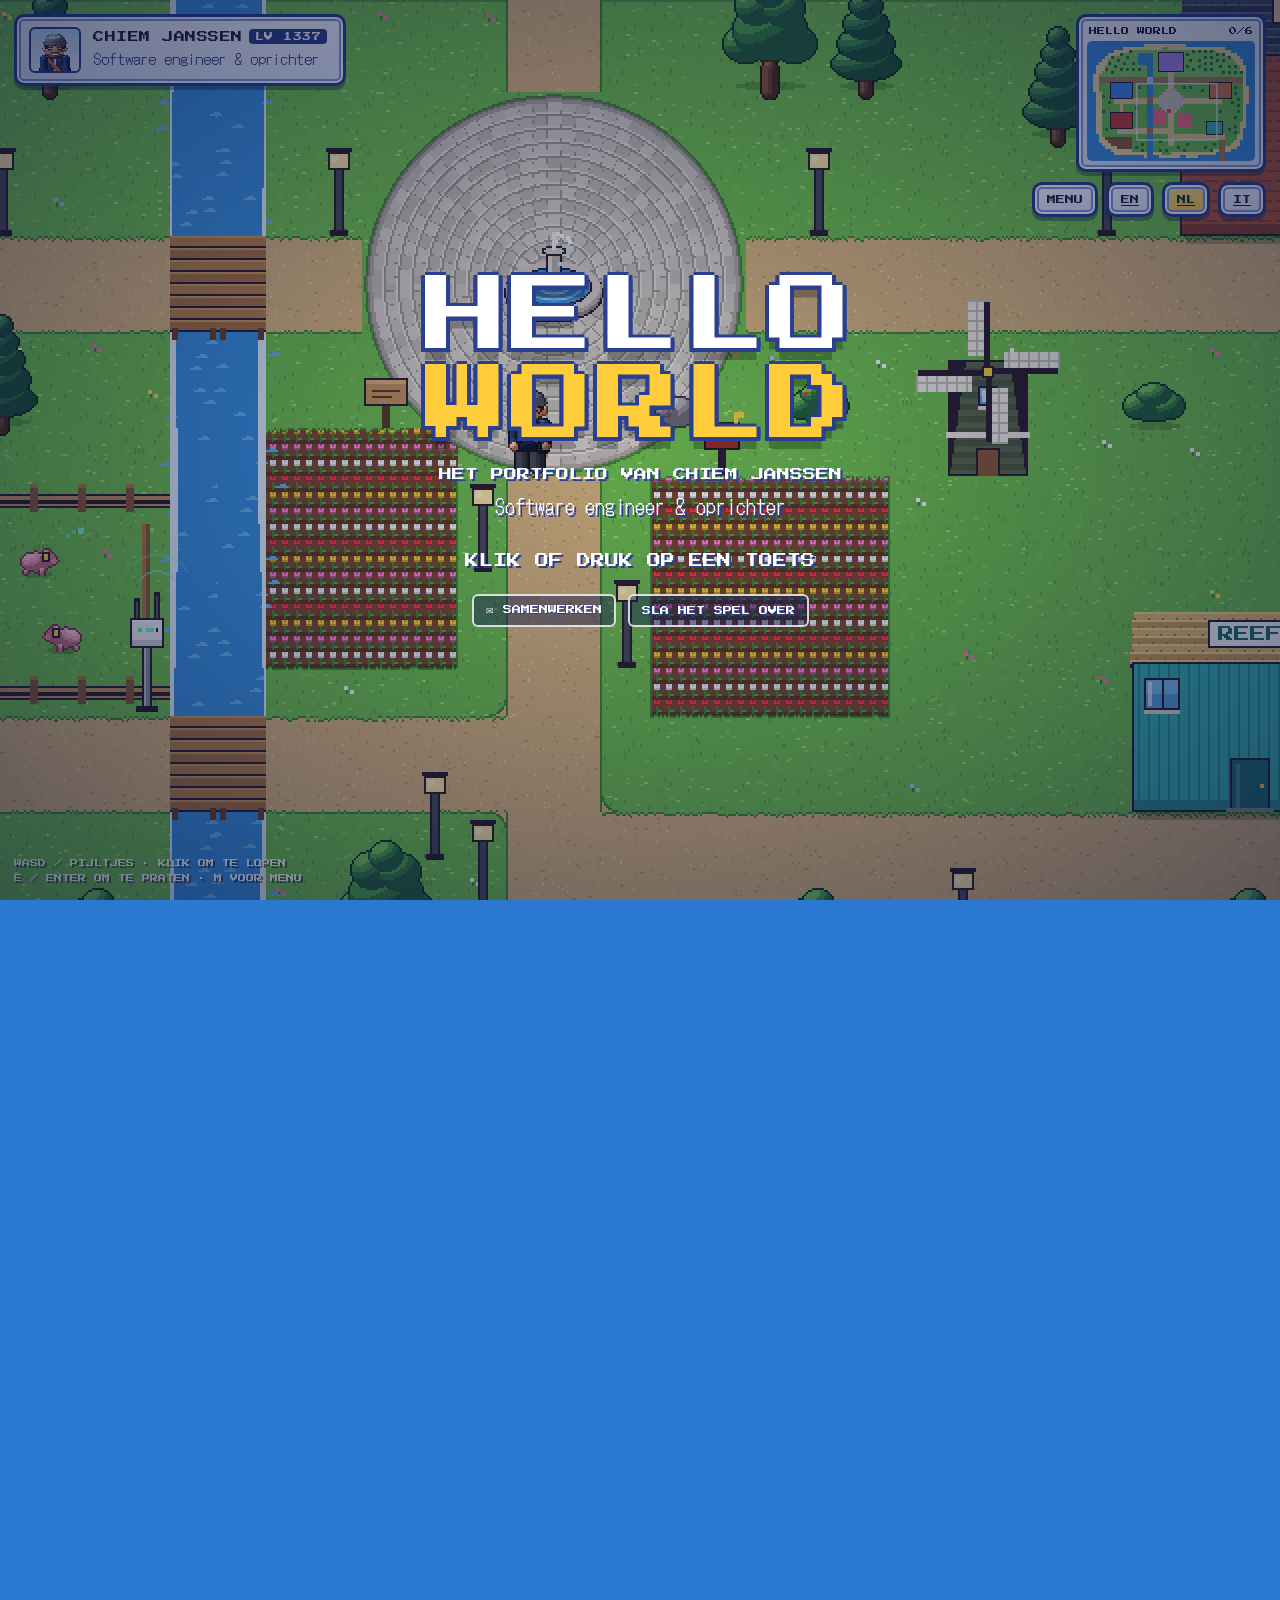
<file: nl/index.html>
<!doctype html>
<html lang="nl" class="no-js">
<head>
<meta charset="utf-8">
<meta name="viewport" content="width=device-width, initial-scale=1, viewport-fit=cover">
<title>Chiem Janssen · Hello World</title>
<meta name="description" content="Software engineer en oprichter uit Nederland. Localeo, D-care en Debugged, en daarnaast Fitness en Reef.">
<meta name="theme-color" content="#2a78d0">
<link rel="icon" href="/favicon.svg" type="image/svg+xml">
<link rel="apple-touch-icon" href="/assets/icon-180.png">
<link rel="canonical" href="https://chiemjanssen.nl/nl/">
<link rel="alternate" hreflang="en" href="https://chiemjanssen.nl/">
<link rel="alternate" hreflang="nl" href="https://chiemjanssen.nl/nl/">
<link rel="alternate" hreflang="it" href="https://chiemjanssen.nl/it/">
<link rel="alternate" hreflang="x-default" href="https://chiemjanssen.nl/">
<meta property="og:type" content="website">
<meta property="og:title" content="Chiem Janssen · Hello World">
<meta property="og:description" content="Software engineer en oprichter uit Nederland. Localeo, D-care en Debugged, en daarnaast Fitness en Reef.">
<meta property="og:image" content="https://chiemjanssen.nl/assets/og-nl.jpg">
<meta property="og:url" content="https://chiemjanssen.nl/nl/">
<meta name="twitter:card" content="summary_large_image">
<link rel="preconnect" href="https://fonts.googleapis.com">
<link rel="preconnect" href="https://fonts.gstatic.com" crossorigin>
<link rel="stylesheet" href="https://fonts.googleapis.com/css2?family=DotGothic16&family=Press+Start+2P&display=swap">
<link rel="stylesheet" href="/assets/hello-world.css">
<script>document.documentElement.classList.replace("no-js", "js")</script>
<script src="/assets/hello-world.js" defer></script>
</head>
<body>
<a class="skip-first" href="#plain" data-skip>SLA HET SPEL OVER</a>
<main id="plain" class="plain">
<header class="panel hero">
<img class="pf" src="/assets/icon-512.png" width="128" height="128" alt="">
<div class="hero-text">
<p class="kicker">Software engineer en oprichter, Nederland</p>
<h1>Chiem Janssen</h1>
<p class="tag">Bedrijven, apps en interactieve kunst.</p>
<div class="row"><button class="btn gold play" type="button" data-play>▶ SPEEL HELLO WORLD</button><a class="btn" href="mailto:chiemjanssen@gmail.com">✉ SAMENWERKEN</a></div>
</div>
<nav class="lang"><a href="/" hreflang="en" lang="en" aria-label="English"><span class="full">English</span><span class="short">EN</span></a><strong><span class="full">Nederlands</span><span class="short">NL</span></strong><a href="/it/" hreflang="it" lang="it" aria-label="Italiano"><span class="full">Italiano</span><span class="short">IT</span></a></nav>
</header>
<section class="panel" id="ventures">
<h2>Ondernemingen</h2>
<article class="item"><img src="/assets/orgs/localeo.svg" width="48" height="48" alt="" loading="lazy">
<div><h3>Localeo</h3><p class="meta">Oprichter · Sinds 2026</p><p>Vertalingen behandeld als software. Je team bewerkt en keurt goed op één plek en levert een geversioneerde bundel die je app ophaalt.</p><a class="btn" href="https://localeo.app" rel="noopener">localeo.app ▶</a></div></article>
<article class="item"><img src="/assets/orgs/dcare.png" width="48" height="48" alt="" loading="lazy">
<div><h3>D-care</h3><p class="meta">Investeerder / Technical Lead · Sinds 2024</p><p>AI en sensoren die dag en nacht over zeugen waken, zodat varkenshouders op tijd handelen bij tochtigheid en gezondheid. Ik leid de engineering en de oplevering.</p><a class="btn" href="https://d-care.ai" rel="noopener">d-care.ai ▶</a></div></article>
<article class="item"><img src="/assets/orgs/debugged.svg" width="48" height="48" alt="" loading="lazy">
<div><h3>Debugged</h3><p class="meta">Medeoprichter · Sinds 2019</p><p>We automatiseren en optimaliseren bedrijfsprocessen. Technisch diep betrokken en zij aan zij met onze klanten bouwen we samen een beter product.</p><a class="btn" href="https://debugged.nl" rel="noopener">debugged.nl ▶</a></div></article>
</section>
<section class="panel" id="projects">
<h2>Projecten</h2>
<article class="item"><img src="/fitness/img/icon.webp" width="48" height="48" alt="" loading="lazy">
<div><h3>Fitness</h3><p class="meta">App voor iPhone en Android</p><p>Trainen, eten en gewicht in één privé app. Een dagdoel dat meebeweegt met je voortgang, een coach die op je telefoon draait, en geen account.</p><a class="btn" href="/fitness/nl/">Bekijk de app ▶</a></div></article>
<article class="item"><img src="/reef/img/icon-180.png" width="48" height="48" alt="" loading="lazy">
<div><h3>Reef</h3><p class="meta">Interactieve installatie</p><p>Een eindeloos rif dat groeit met elke bezoeker. Beantwoord een paar speelse vragen en een echt rifdier zwemt erbij, naar de diepte waar het echt leeft. Met weer, nacht, zeldzame bezoekers en de schade die wij het water aandoen.</p><a class="btn" href="/reef/nl/">Ontdek Reef ▶</a></div></article>
</section>
<section class="panel" id="contact">
<h2>SAMENWERKEN</h2>
<p>Een probleem dat het oplossen waard is? Ik help met nieuwe producten, advies en technisch sparren.</p>
<div class="row"><a class="btn gold" href="mailto:chiemjanssen@gmail.com">✉ chiemjanssen@gmail.com</a><a class="btn" href="https://www.linkedin.com/in/chiemjanssen/" rel="me noopener">LinkedIn ▶</a></div>
</section>
<footer>&copy; Chiem Janssen</footer>
</main>

<div id="hw" class="hw" hidden>
<canvas id="world" aria-hidden="true"></canvas>
<div class="ui panel plate"><canvas id="face" width="128" height="112" aria-hidden="true"></canvas><div><b>CHIEM JANSSEN<i>LV 1337</i></b><span>Software engineer &amp; oprichter</span></div></div>
<div class="ui side">
<div class="panel mini"><div class="lbl"><span>HELLO WORLD</span><span id="cnt">0/6</span></div><canvas id="mini" aria-hidden="true"></canvas></div>
<div class="btns"><button class="btn panel" id="menuBtn" type="button">MENU</button><a class="btn panel" href="/" hreflang="en" lang="en" data-lang>EN</a><a class="btn panel on" href="/nl/" hreflang="nl" lang="nl" data-lang>NL</a><a class="btn panel" href="/it/" hreflang="it" lang="it" data-lang>IT</a></div>
</div>
<div class="ui hint">WASD / PIJLTJES · KLIK OM TE LOPEN<br>E / ENTER OM TE PRATEN · M VOOR MENU</div>
<div class="ui panel dlg" id="dlg" role="dialog" aria-live="polite"><div class="pf"><span class="nm">CHIEM</span><canvas id="dPf" width="128" height="112" aria-hidden="true"></canvas></div><div><div class="tx" id="dTx"></div><div class="ch" id="dCh"></div></div></div>
<div class="ui toast panel" id="toast" role="status"></div>
<div class="ui menu" id="menu" role="dialog" aria-modal="true" aria-label="MENU">
<div class="book">
<div class="panel card who"><canvas id="menuPf" width="128" height="112" aria-hidden="true"></canvas><h2>CHIEM JANSSEN</h2><p>Software engineer &amp; oprichter, Nederland</p><dl class="kv"><dt>LEVEL</dt><dd>1337</dd><dt>KLASSE</dt><dd>Engineer / Oprichter</dd><dt>LENGTE</dt><dd>181 cm, net onder het Nederlandse gemiddelde</dd><dt>TALEN</dt><dd>EN · NL · IT</dd><dt>GILDES</dt><dd>3 bedrijven sinds 2019</dd></dl><div class="eq"><div><span>HOOFD</span>Grijze dad cap</div><div><span>LIJF</span>Navy gebreid vest met rits</div><div><span>ACC</span>Oranje crossbody tas</div><div><span>VOETEN</span>Witte lage sneakers</div></div></div>
<div class="panel card">
<div class="tabs" role="tablist"><button type="button" data-p="skills" aria-selected="true">SKILLS</button><button type="button" data-p="quests" aria-selected="false">QUESTS</button><button type="button" data-p="contact" aria-selected="false">CONTACT</button><button type="button" class="x" id="menuX">✕ SLUITEN</button></div>
<div class="pane on" data-p="skills"><div class="lvl"><b>LV 1337</b><span>XP: MEER DAN 9000 · VOLGEND LEVEL: N.V.T.</span></div><div class="sk"><div>Full-stack engineering<small>Frontend, backend, en alles wat ze bij elkaar houdt.</small></div><div class="bar"><i></i></div><em>MAX</em></div><div class="sk"><div>Debuggen<small>Heeft een bedrijf opgericht dat Debugged heet. Zaak gesloten.</small></div><div class="bar"><i></i></div><em>MAX</em></div><div class="sk"><div>Bedrijven oprichten<small>Drie, en de teller loopt. Slaap is optioneel.</small></div><div class="bar"><i></i></div><em>MAX</em></div><div class="sk"><div>AI &amp; sensoren<small>Weet eerder dan de boer dat een zeug tochtig is.</small></div><div class="bar"><i></i></div><em>MAX</em></div><div class="sk"><div>Mobiele apps<small>iPhone én Android. Nul accounts nodig.</small></div><div class="bar"><i></i></div><em>MAX</em></div><div class="sk"><div>Interactieve kunst<small>Liet een heel rif groeien zonder nat te worden.</small></div><div class="bar"><i></i></div><em>MAX</em></div><div class="sk"><div>Deployen op vrijdag<small>Niet aan te raden. Toch gedaan.</small></div><div class="bar"><i></i></div><em>MAX</em></div><div class="sk"><div>Talen<small>Engels, Nederlands, Italiaans en TypeScript.</small></div><div class="bar"><i></i></div><em>MAX</em></div><div class="sk"><div>Lengte<small>181 cm. Uitgegroeid, zegt de dokter.</small></div><div class="bar"><i></i></div><em>MAX</em></div><div class="sk"><div>Pettenspel<small>Grijze dad cap. Klep altijd naar voren.</small></div><div class="bar"><i></i></div><em>MAX</em></div></div>
<div class="pane" data-p="quests"><div class="q" data-q="localeo"><div class="ic" style="background:#c8a6ff">L</div><div><h3>LOCALEO <span class="done">✓ BEZOCHT</span></h3><p>Oprichter · sinds 2026</p></div><a href="https://localeo.app" target="_blank" rel="noopener">BEZOEK ▶</a></div><div class="q" data-q="dcare"><div class="ic" style="background:#7cf2d4">D</div><div><h3>D-CARE <span class="done">✓ BEZOCHT</span></h3><p>Investeerder / Technical Lead · sinds 2024</p></div><a href="https://d-care.ai" target="_blank" rel="noopener">BEZOEK ▶</a></div><div class="q" data-q="debugged"><div class="ic" style="background:#ffd7a8">&lt;/&gt;</div><div><h3>DEBUGGED <span class="done">✓ BEZOCHT</span></h3><p>Mede-oprichter · sinds 2019</p></div><a href="https://debugged.nl" target="_blank" rel="noopener">BEZOEK ▶</a></div><div class="q" data-q="fitness"><div class="ic" style="background:#ff9ad2">F</div><div><h3>FITNESS <span class="done">✓ BEZOCHT</span></h3><p>App · iPhone + Android</p></div><a href="/fitness/nl/">BEZOEK ▶</a></div><div class="q" data-q="reef"><div class="ic" style="background:#5ff2ff">R</div><div><h3>REEF <span class="done">✓ BEZOCHT</span></h3><p>Interactieve installatie</p></div><a href="/reef/nl/">BEZOEK ▶</a></div></div>
<div class="pane" data-p="contact"><div class="q"><div class="ic" style="background:#ffcc3a">✉</div><div><h3>SAMENWERKEN</h3><p>Een probleem dat het oplossen waard is? Ik help met nieuwe producten, advies en technisch sparren.</p></div><a href="mailto:chiemjanssen@gmail.com">MAIL ▶</a></div><div class="q"><div class="ic" style="background:#7fb8ff">in</div><div><h3>LINKEDIN</h3><p>De serieuze versie.</p></div><a href="https://www.linkedin.com/in/chiemjanssen/" target="_blank" rel="me noopener">OPEN ▶</a></div><p class="note">Liever een gewone pagina? <button type="button" class="linkish" data-skip>SLA HET SPEL OVER</button></p></div>
</div>
</div>
</div>
<div class="ui title" id="title"><div><div class="logo">HELLO<br><span>WORLD</span></div><div class="sub">HET PORTFOLIO VAN CHIEM JANSSEN</div><div class="trole">Software engineer &amp; oprichter</div><div class="press">KLIK OF DRUK OP EEN TOETS</div><div class="tlinks"><a href="mailto:chiemjanssen@gmail.com">✉ SAMENWERKEN</a><button type="button" data-skip>SLA HET SPEL OVER</button></div></div></div>
</div>
<script type="application/json" id="hw-data">{"info": {"localeo": {"t": "Dit is Localeo, mijn nieuwste bedrijf (2026). Vertalingen behandeld als software: je team bewerkt en keurt alles goed op één plek, daarna haalt je app een geversioneerde bundel op.", "cta": "BEZOEK LOCALEO.APP"}, "debugged": {"t": "Debugged! Mede-opgericht in 2019. We automatiseren en optimaliseren bedrijfsprocessen, diep technisch en zij aan zij met onze klanten.", "cta": "BEZOEK DEBUGGED.NL"}, "dcare": {"t": "D-care, waar ik investeerder en technical lead ben (sinds 2024). Elke zeug draagt een oormerk dat praat met de gateways met de antennes. AI waakt dag en nacht, zodat boeren op tijd ingrijpen bij tochtigheid en gezondheid.", "cta": "BEZOEK D-CARE.AI"}, "fitness": {"t": "Mijn Fitness-app voor iPhone en Android. Workouts, voeding en gewicht in één privé-app, een coach die op je telefoon draait, en geen account.", "cta": "BEKIJK DE APP"}, "reef": {"t": "Reef: een eindeloos rif dat groeit met elke bezoeker. Beantwoord een paar speelse vragen en een echt rifdier zwemt binnen, tot waar het echt leeft.", "cta": "DUIK IN REEF"}, "mail": {"t": "Een brievenbus! Een probleem dat opgelost moet worden, een product om te bouwen, of een technische sparringpartner nodig? Stuur me een brief, dan pakken we het samen op.", "cta": "LATEN WE SAMENWERKEN"}, "sign": {"t": "WELKOM IN HELLO WORLD. Loop met WASD of de pijltjes, of klik gewoon waar je heen wilt. Loop tegen een deur aan om binnen te gaan. Druk op M voor mijn stats en skills."}, "fountain": {"t": "Je gooit een muntje in de fontein. Geluk +1. (Elk bedrijf kan wat geluk gebruiken.)"}, "mill": {"t": "Een molen. Heel Nederlands. Hij drijft helemaal niks aan, maar hij staat er prachtig bij."}, "shark": {"t": "Wauw, je hebt een walvishaai gespot! De grootste vis van de zee, en volkomen ongevaarlijk. In Reef duiken zulke zeldzame bezoekers ook af en toe op.", "cta": "BEZOEK REEF"}, "intro": {"t": "Hé, welkom! Ik ben Chiem, software engineer en oprichter uit Nederland. Dit eiland is mijn portfolio. Loop rond en bekijk mijn werk!"}}, "links": {"localeo": "https://localeo.app", "debugged": "https://debugged.nl", "dcare": "https://d-care.ai", "fitness": "/fitness/nl/", "reef": "/reef/nl/", "shark": "/reef/nl/", "mail": "mailto:chiemjanssen@gmail.com"}, "later": "LATER", "ok": "OK!", "toastAll": "ALLE PLEKKEN BEZOCHT! ★", "toastShark": "★ ZELDZAME WAARNEMING: WALVISHAAI"}</script>
</body>
</html>
</file>
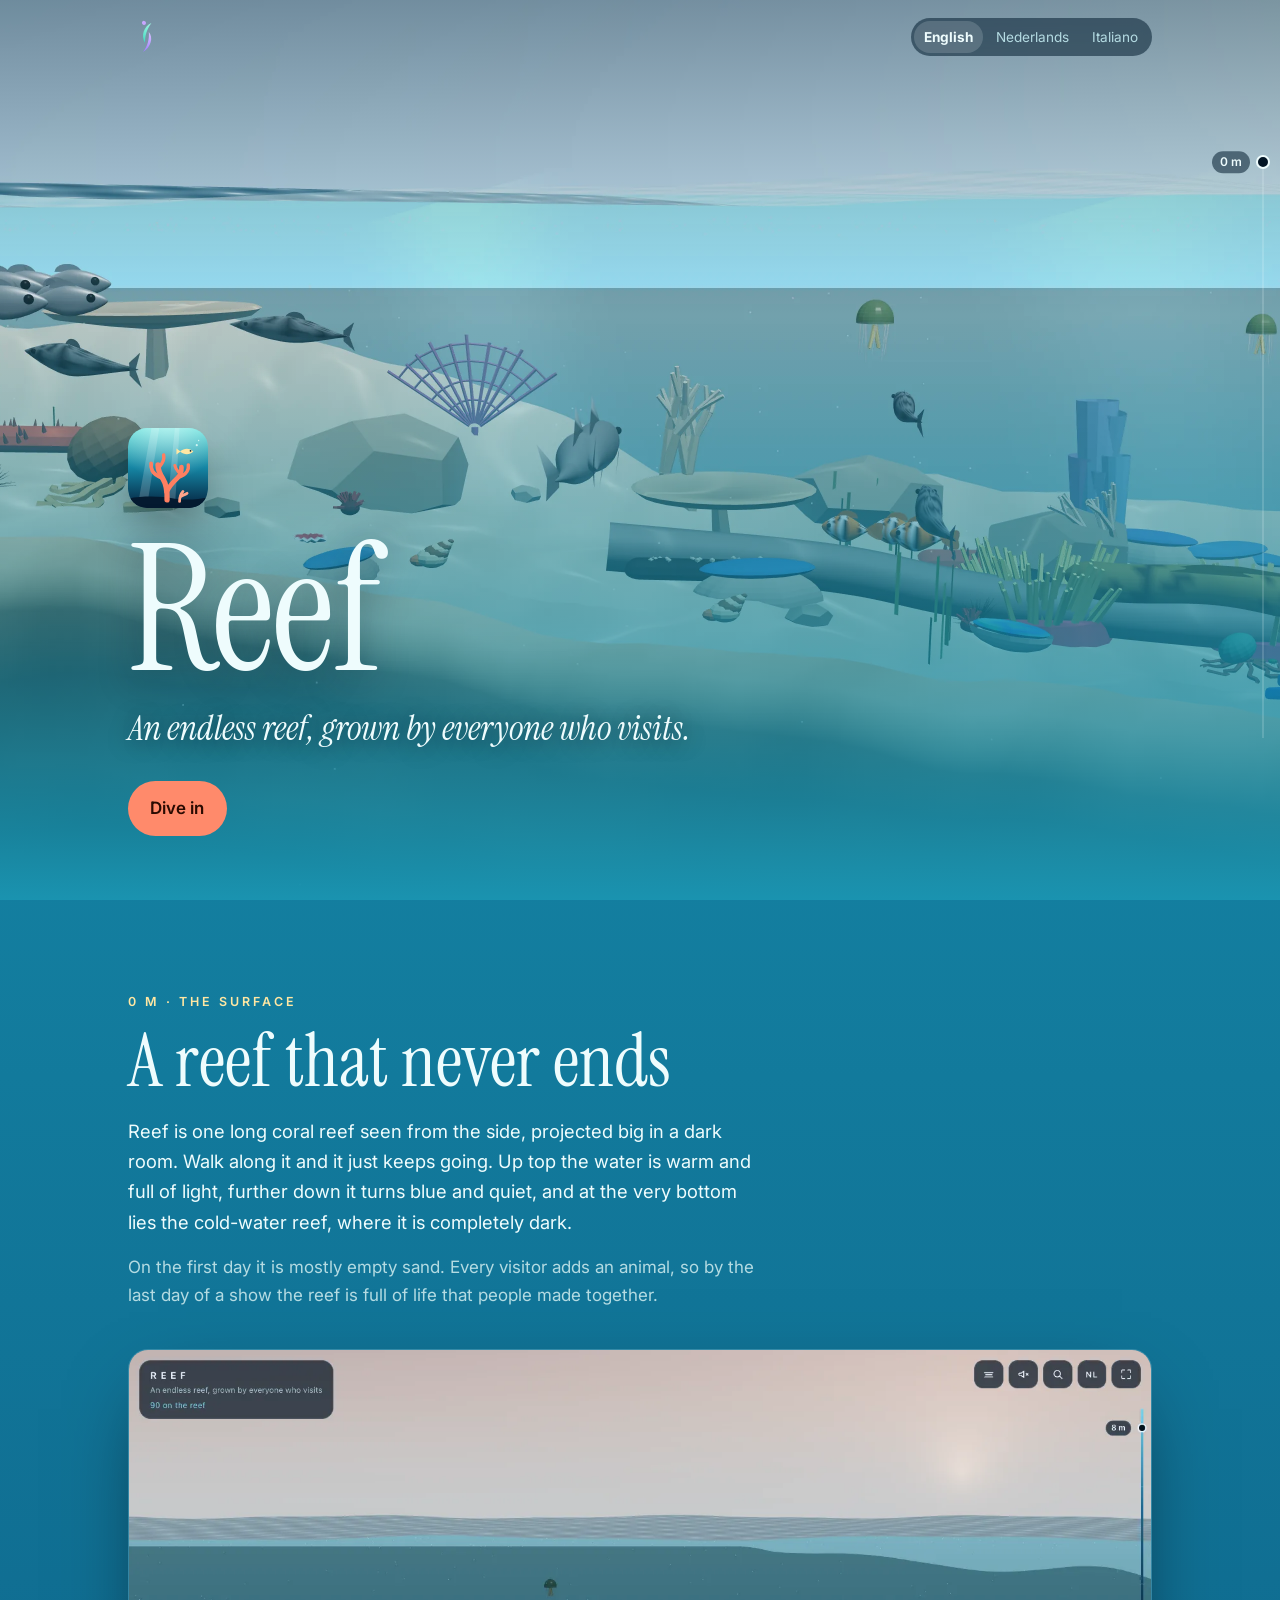
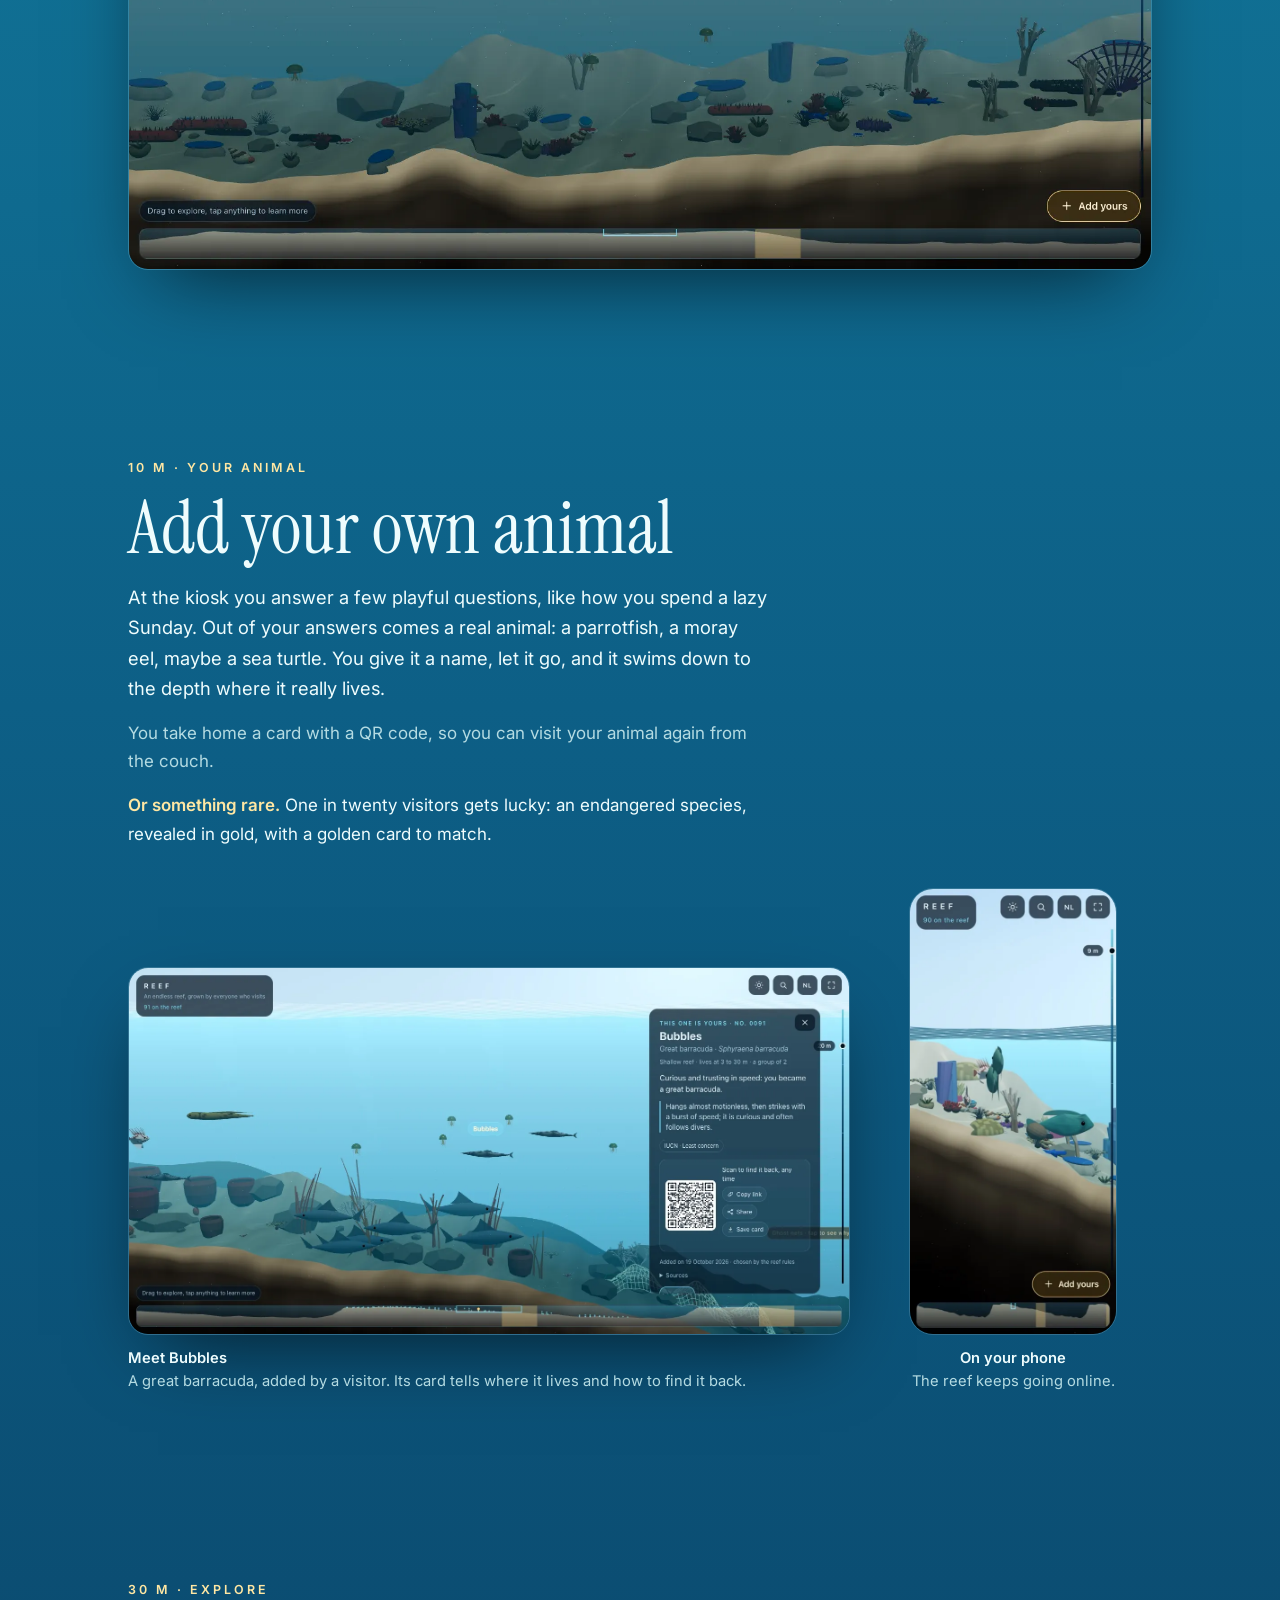
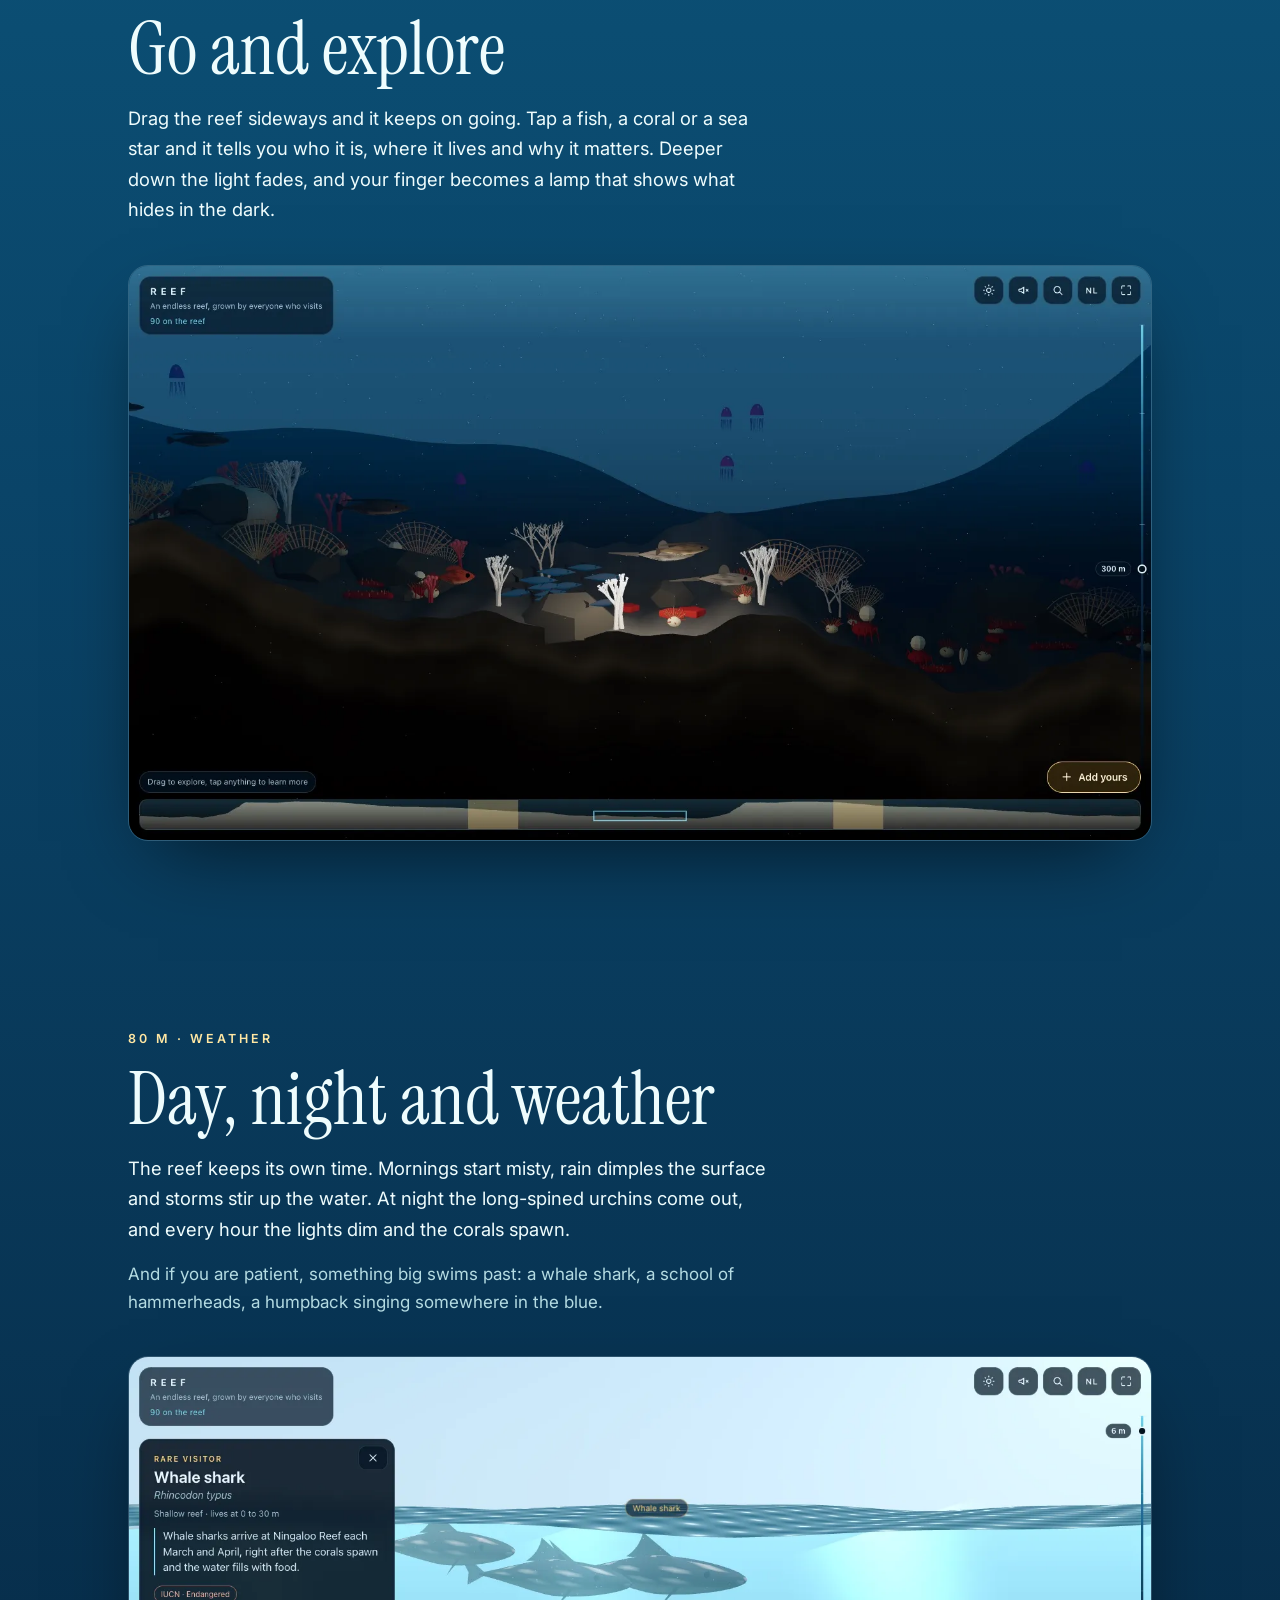
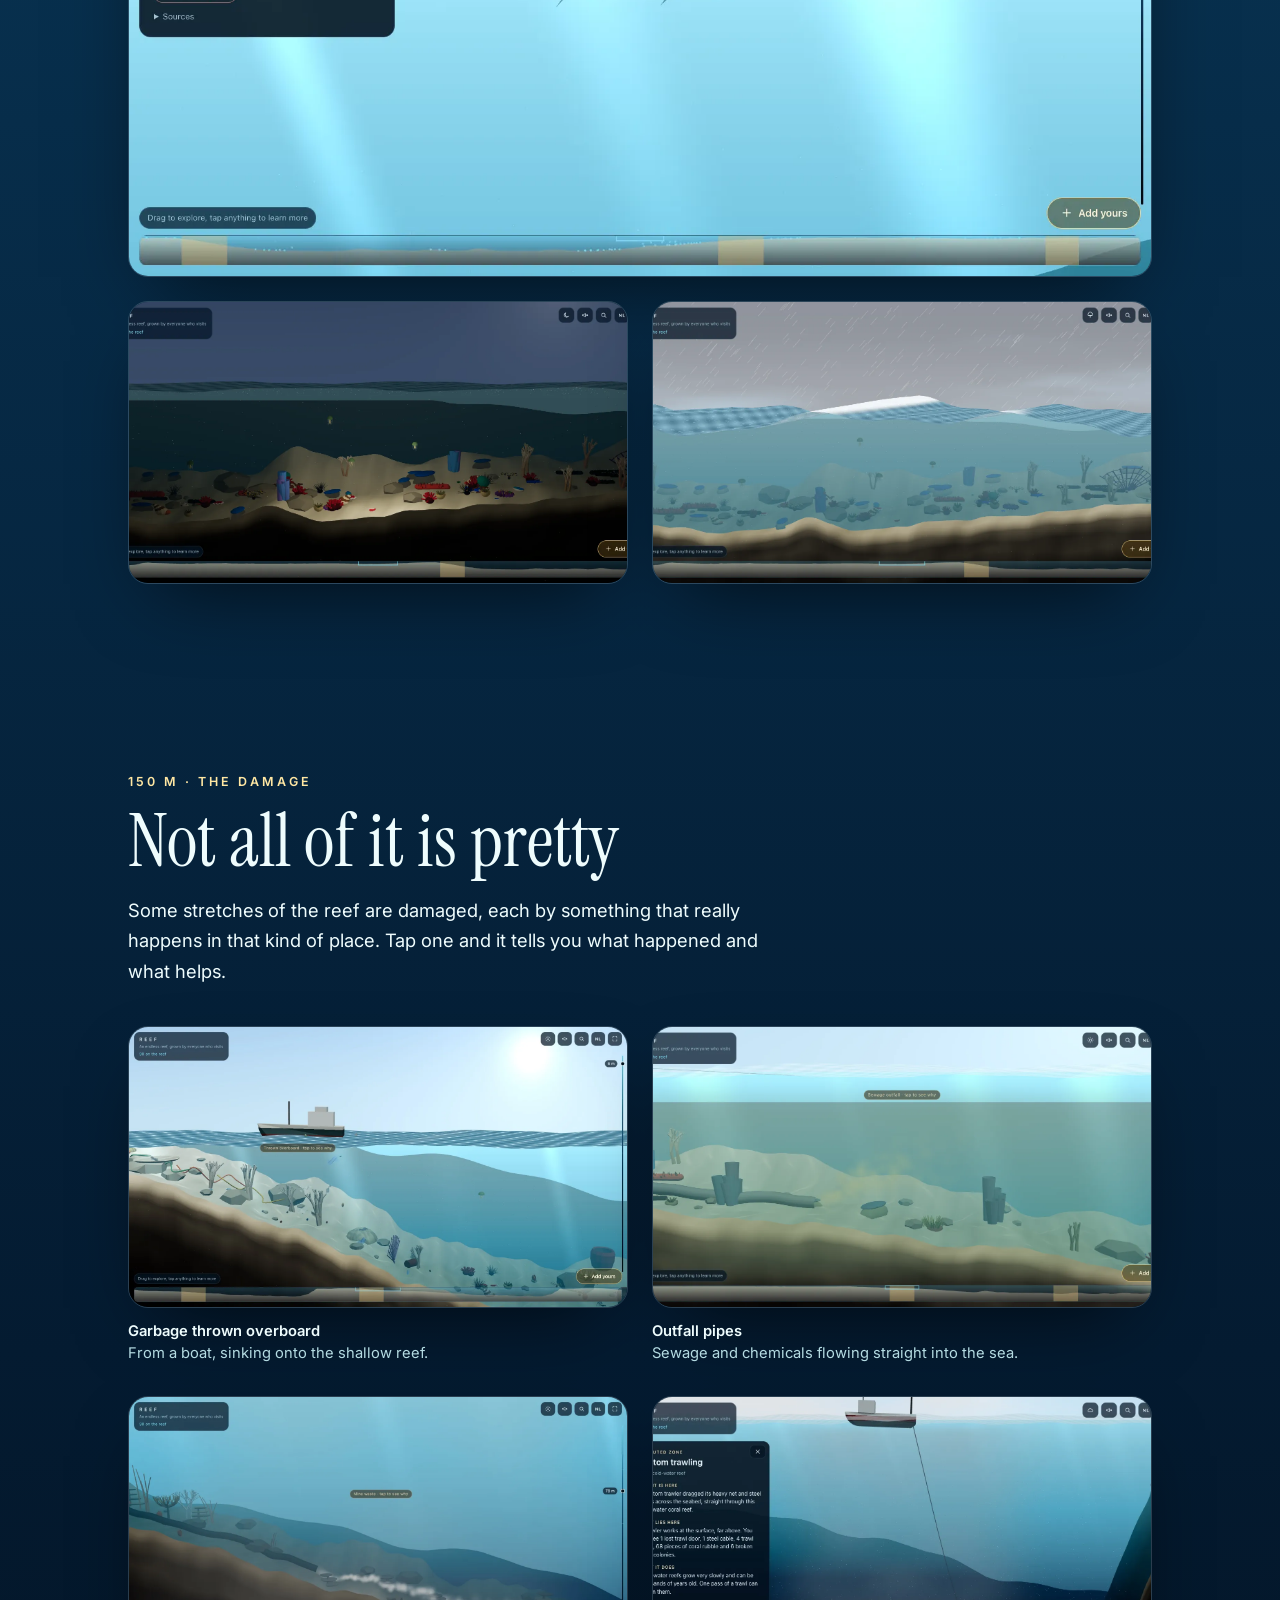
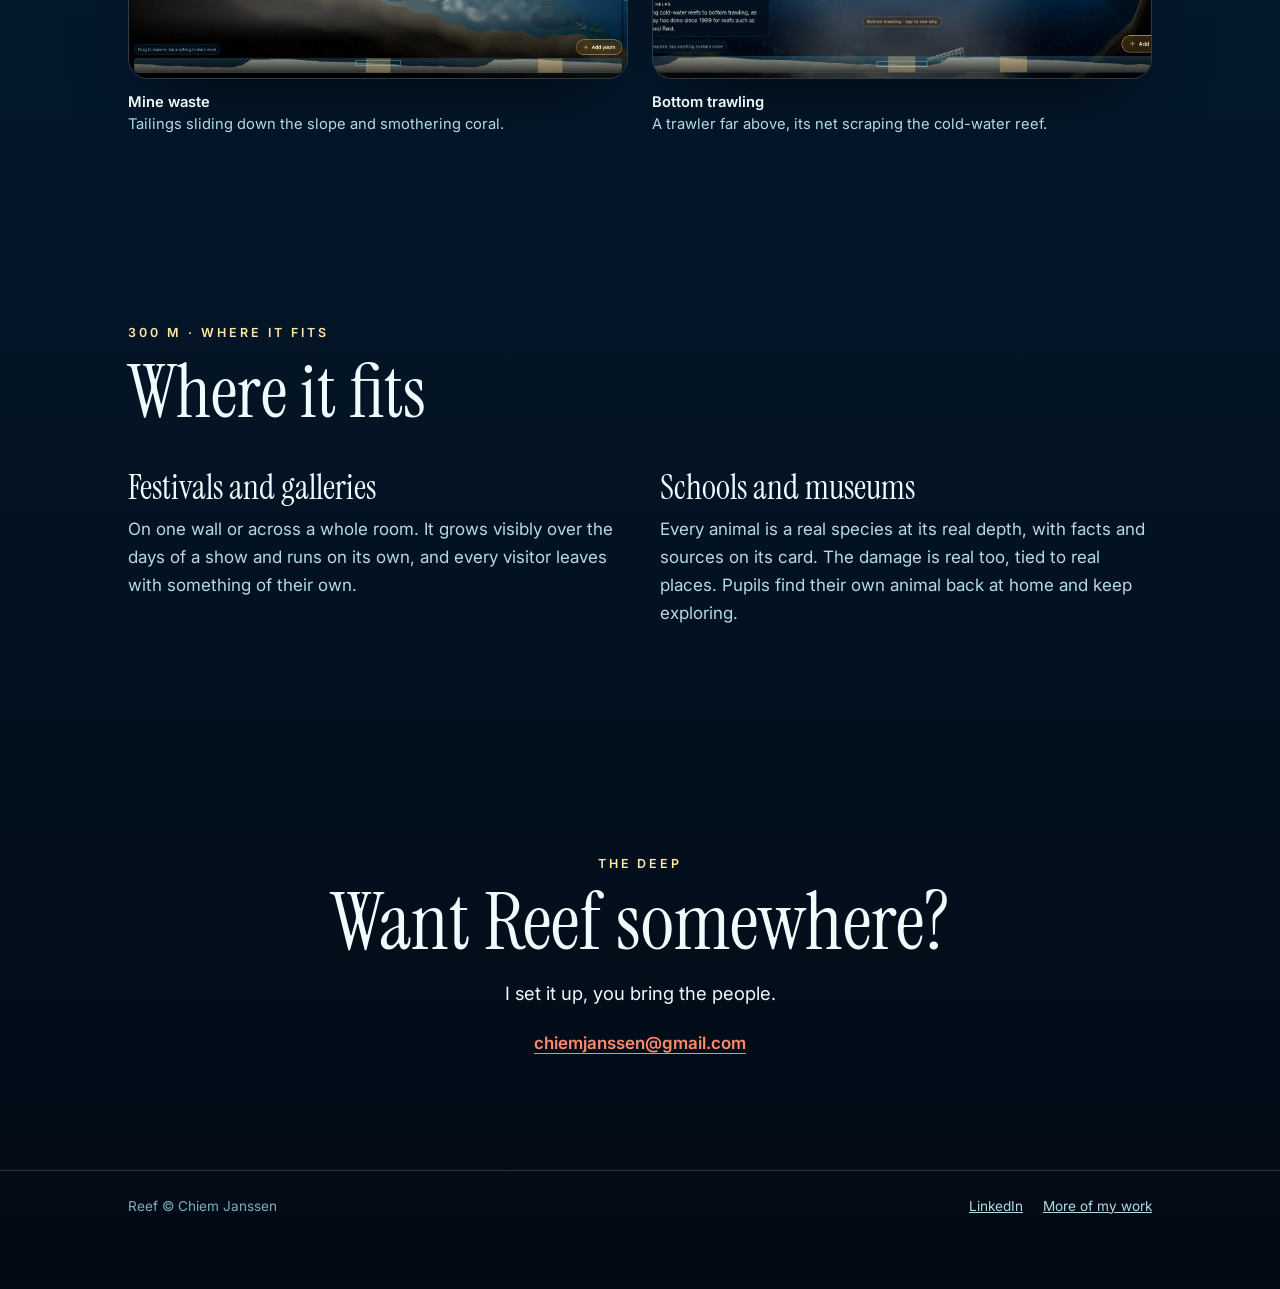
<file: reef/index.html>
<!doctype html>
<html lang="en">
<head>
<meta charset="utf-8">
<meta name="viewport" content="width=device-width, initial-scale=1">
<title>Reef: an endless reef, grown by everyone who visits</title>
<meta name="description" content="An interactive installation for festivals, galleries, schools and museums. Every visitor adds a real reef animal to one endless reef, with weather, night, rare visitors and the damage we do to the water.">
<meta name="theme-color" content="#1a93b0">
<link rel="icon" type="image/svg+xml" href="/reef/img/logo.svg">
<link rel="apple-touch-icon" href="/reef/img/icon-180.png">
<link rel="canonical" href="https://chiemjanssen.nl/reef/">
<link rel="alternate" hreflang="en" href="https://chiemjanssen.nl/reef/">
<link rel="alternate" hreflang="nl" href="https://chiemjanssen.nl/reef/nl/">
<link rel="alternate" hreflang="it" href="https://chiemjanssen.nl/reef/it/">
<link rel="alternate" hreflang="x-default" href="https://chiemjanssen.nl/reef/">
<meta property="og:type" content="website">
<meta property="og:title" content="Reef: an endless reef, grown by everyone who visits">
<meta property="og:description" content="An interactive installation for festivals, galleries, schools and museums. Every visitor adds a real reef animal to one endless reef, with weather, night, rare visitors and the damage we do to the water.">
<meta property="og:image" content="https://chiemjanssen.nl/reef/img/og-en.jpg">
<meta property="og:url" content="https://chiemjanssen.nl/reef/">
<meta name="twitter:card" content="summary_large_image">
<link rel="preconnect" href="https://fonts.googleapis.com">
<link rel="preconnect" href="https://fonts.gstatic.com" crossorigin>
<link rel="stylesheet" href="https://fonts.googleapis.com/css2?family=Instrument+Serif:ital@0;1&family=Inter:wght@400;600&display=swap">
<link rel="stylesheet" href="/reef/reef.css">
<script type="module" src="/assets/field.js"></script>
</head>
<body>
<canvas class="field" data-preset="snow" aria-hidden="true"></canvas>
<div class="gauge" aria-hidden="true"><span><b>0 m</b></span></div>
<div class="page">
<header class="topbar"><div class="wrap">
<a class="home" href="/" aria-label="Chiem Janssen"><img src="/assets/logo.svg" width="36" height="36" alt=""></a>
<nav class="lang"><strong><span class="full">English</span><span class="short">EN</span></strong><a href="/reef/nl/" hreflang="nl" lang="nl" aria-label="Nederlands"><span class="full">Nederlands</span><span class="short">NL</span></a><a href="/reef/it/" hreflang="it" lang="it" aria-label="Italiano"><span class="full">Italiano</span><span class="short">IT</span></a></nav>
</div></header>
<main>
<section class="hero">
<div class="hero-bg"><img src="/reef/img/hero.webp" width="3200" height="1800" alt=""></div>
<div class="wrap">
<img class="hero-logo" src="/reef/img/logo.svg" width="80" height="80" alt="">
<h1>Reef</h1>
<p class="sub">An endless reef, grown by everyone who visits.</p>
<div class="actions"><a class="btn btn-coral" href="#surface">Dive in</a></div>
<!-- Online reef: add a link here once it is public. -->
</div>
</section>

<section class="zone" id="surface" data-depth="0"><div class="wrap">
<p class="depth">0 m · The surface</p>
<h2>A reef that never ends</h2>
<p class="lead">Reef is one long coral reef seen from the side, projected big in a dark room. Walk along it and it just keeps going. Up top the water is warm and full of light, further down it turns blue and quiet, and at the very bottom lies the cold-water reef, where it is completely dark.</p>
<p class="muted">On the first day it is mostly empty sand. Every visitor adds an animal, so by the last day of a show the reef is full of life that people made together.</p>
<div class="media"><div class="wide"><img src="/reef/img/mist-dawn.webp" width="1600" height="813" loading="lazy" alt="The reef at dawn, with mist over the water"></div></div>
</div></section>

<section class="zone" data-depth="10"><div class="wrap">
<p class="depth">10 m · Your animal</p>
<h2>Add your own animal</h2>
<p class="lead">At the kiosk you answer a few playful questions, like how you spend a lazy Sunday. Out of your answers comes a real animal: a parrotfish, a moray eel, maybe a sea turtle. You give it a name, let it go, and it swims down to the depth where it really lives.</p>
<p class="muted">You take home a card with a QR code, so you can visit your animal again from the couch.</p>
<p class="rare"><strong>Or something rare.</strong> One in twenty visitors gets lucky: an endangered species, revealed in gold, with a golden card to match.</p>
<div class="media split">
<figure><div class="wide"><img src="/reef/img/yours.webp" width="1600" height="813" loading="lazy" alt="A great barracuda called Bubbles, with its card and QR code"></div><figcaption><strong>Meet Bubbles</strong>A great barracuda, added by a visitor. Its card tells where it lives and how to find it back.</figcaption></figure>
<figure class="on-phone"><div class="phone"><img src="/reef/img/phone.webp" width="462" height="1000" loading="lazy" alt="The reef on a phone"></div><figcaption><strong>On your phone</strong>The reef keeps going online.</figcaption></figure>
</div>
</div></section>

<section class="zone" data-depth="30"><div class="wrap">
<p class="depth">30 m · Explore</p>
<h2>Go and explore</h2>
<p class="lead">Drag the reef sideways and it keeps on going. Tap a fish, a coral or a sea star and it tells you who it is, where it lives and why it matters. Deeper down the light fades, and your finger becomes a lamp that shows what hides in the dark.</p>
<div class="media"><div class="wide"><img src="/reef/img/deep-lamp.webp" width="1600" height="900" loading="lazy" alt="The cold-water reef at 300 m, lit by a lamp"></div></div>
</div></section>

<section class="zone" data-depth="80"><div class="wrap">
<p class="depth">80 m · Weather</p>
<h2>Day, night and weather</h2>
<p class="lead">The reef keeps its own time. Mornings start misty, rain dimples the surface and storms stir up the water. At night the long-spined urchins come out, and every hour the lights dim and the corals spawn.</p>
<p class="muted">And if you are patient, something big swims past: a whale shark, a school of hammerheads, a humpback singing somewhere in the blue.</p>
<div class="media"><div class="wide"><img src="/reef/img/whale-shark.webp" width="1600" height="813" loading="lazy" alt="Whale sharks gliding under the waves, with their card"></div></div>
<div class="gallery">
<div class="wide"><img src="/reef/img/night.webp" width="1600" height="813" loading="lazy" alt="Night on the reef"></div>
<div class="wide"><img src="/reef/img/storm.webp" width="1600" height="813" loading="lazy" alt="A storm: waves, rain and murky water"></div>
</div>
</div></section>

<section class="zone" data-depth="150"><div class="wrap">
<p class="depth">150 m · The damage</p>
<h2>Not all of it is pretty</h2>
<p class="lead">Some stretches of the reef are damaged, each by something that really happens in that kind of place. Tap one and it tells you what happened and what helps.</p>
<ul class="slides"><li><figure><div class="wide"><img src="/reef/img/thrown-overboard.webp" width="1600" height="900" loading="lazy" alt="Garbage thrown overboard from a boat"></div><figcaption><strong>Garbage thrown overboard</strong>From a boat, sinking onto the shallow reef.</figcaption></figure></li><li><figure><div class="wide"><img src="/reef/img/outfall.webp" width="1600" height="813" loading="lazy" alt="A sewage pipe clouding the water over the reef"></div><figcaption><strong>Outfall pipes</strong>Sewage and chemicals flowing straight into the sea.</figcaption></figure></li><li><figure><div class="wide"><img src="/reef/img/mine-waste.webp" width="1600" height="900" loading="lazy" alt="Mine waste sliding down the reef slope"></div><figcaption><strong>Mine waste</strong>Tailings sliding down the slope and smothering coral.</figcaption></figure></li><li><figure><div class="wide"><img src="/reef/img/bottom-trawling.webp" width="1600" height="900" loading="lazy" alt="Bottom trawling, from the trawler down to the seabed"></div><figcaption><strong>Bottom trawling</strong>A trawler far above, its net scraping the cold-water reef.</figcaption></figure></li></ul>
</div></section>

<section class="zone" data-depth="300"><div class="wrap">
<p class="depth">300 m · Where it fits</p>
<h2>Where it fits</h2>
<div class="fits">
<div><h3>Festivals and galleries</h3><p>On one wall or across a whole room. It grows visibly over the days of a show and runs on its own, and every visitor leaves with something of their own.</p></div>
<div><h3>Schools and museums</h3><p>Every animal is a real species at its real depth, with facts and sources on its card. The damage is real too, tied to real places. Pupils find their own animal back at home and keep exploring.</p></div>
</div>
</div></section>

<section class="cta" id="contact" data-depth="400"><div class="wrap">
<p class="depth">The deep</p>
<h2>Want Reef somewhere?</h2>
<p class="lead">I set it up, you bring the people.</p>
<p><a class="mail" href="mailto:chiemjanssen@gmail.com?subject=Reef&body=Hi%20Chiem%2C%0A%0A">chiemjanssen@gmail.com</a></p>
</div></section>
</main>
<footer><div class="wrap">
<span>Reef &copy; Chiem Janssen</span>
<span class="links"><a href="https://www.linkedin.com/in/chiemjanssen/" rel="me noopener">LinkedIn</a><a href="/">More of my work</a></span>
</div></footer>
</div>
<script>
// Depth gauge: interpolates the metres between the zones' data-depth as you scroll.
(() => {
  const dot = document.querySelector('.gauge span');
  const label = dot.querySelector('b');
  const zones = [...document.querySelectorAll('[data-depth]')];
  const update = () => {
    const max = document.documentElement.scrollHeight - innerHeight;
    const f = max > 0 ? Math.min(scrollY / max, 1) : 0;
    dot.style.top = (f * 100) + '%';
    const mid = scrollY + innerHeight / 2;
    let m = 0;
    for (let i = 0; i < zones.length; i++) {
      const a = zones[i], b = zones[i + 1];
      const ya = a.offsetTop, da = +a.dataset.depth;
      if (mid < ya) break;
      if (!b) { m = da; break; }
      const yb = b.offsetTop, db = +b.dataset.depth;
      m = mid < yb ? da + (db - da) * (mid - ya) / (yb - ya) : db;
    }
    label.textContent = Math.round(m) + ' m';
  };
  addEventListener('scroll', update, { passive: true });
  addEventListener('resize', update);
  update();
})();
</script>
</body>
</html>
</file>
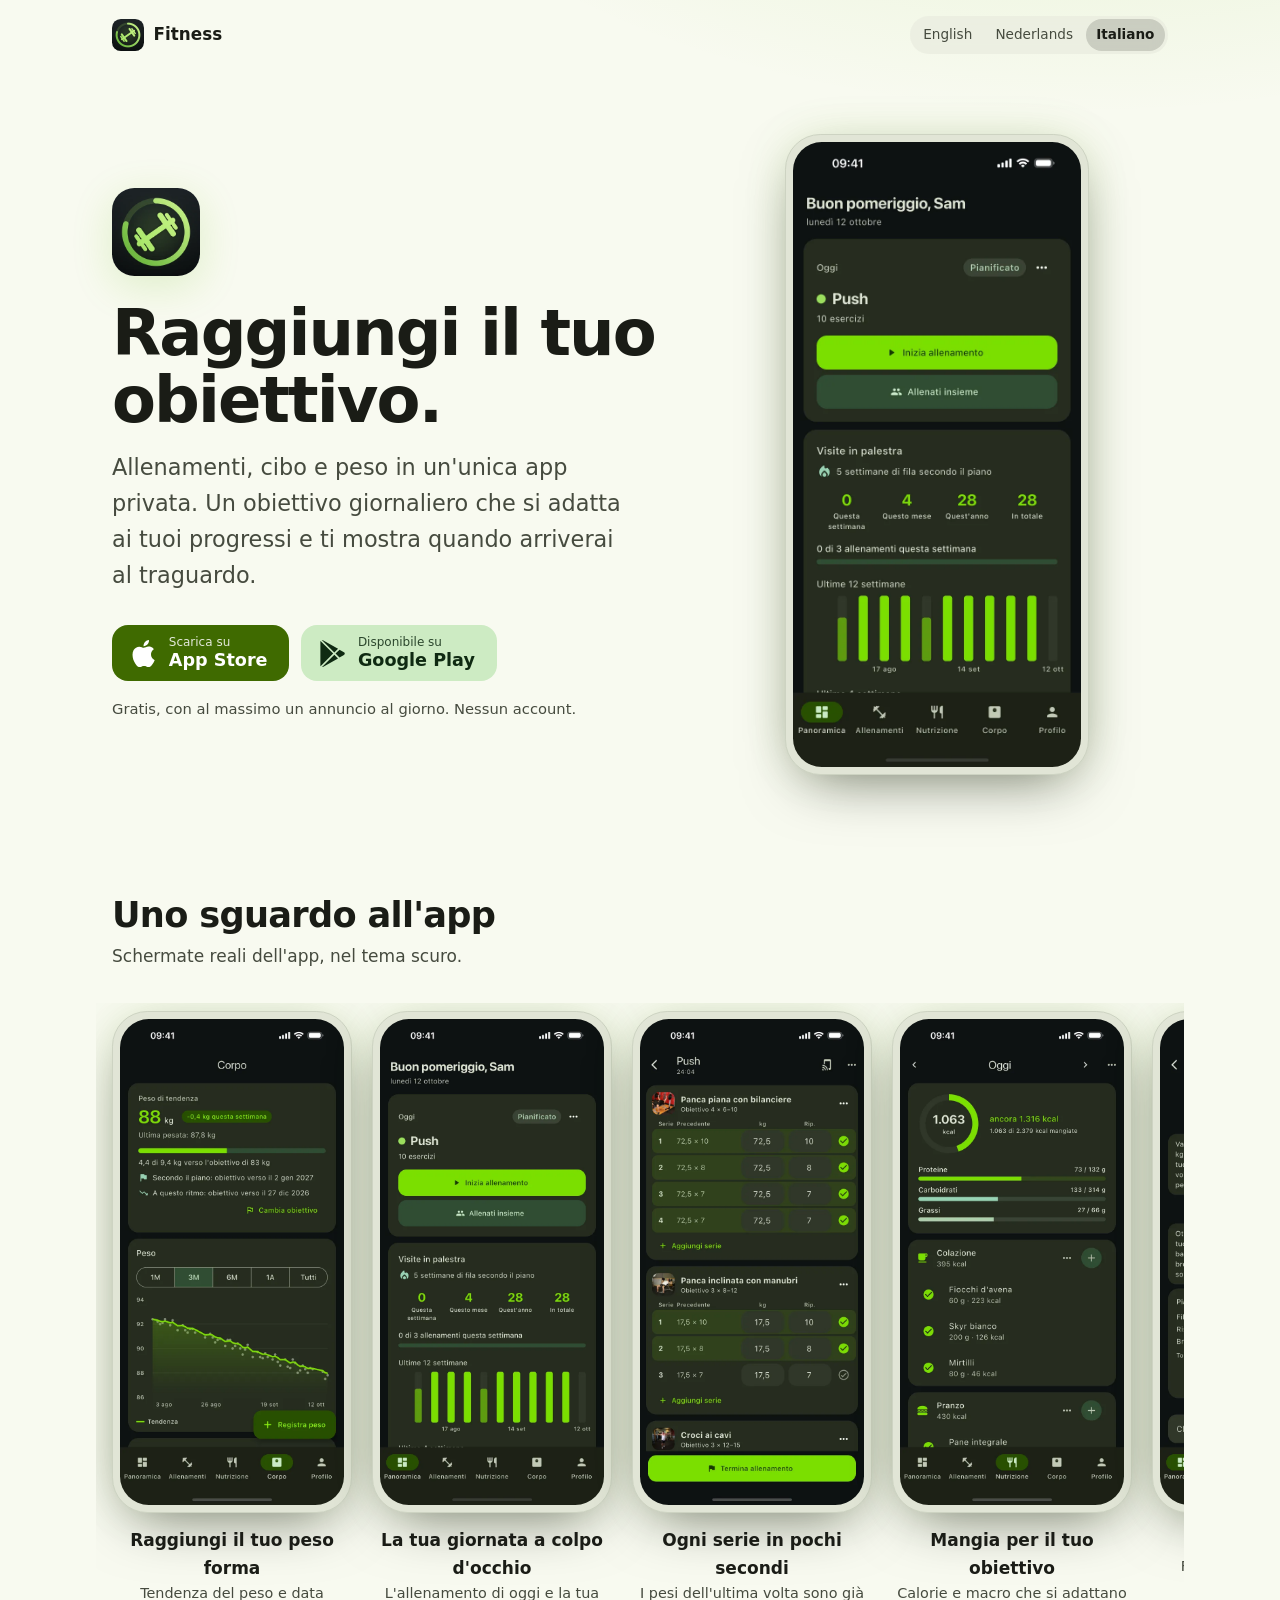
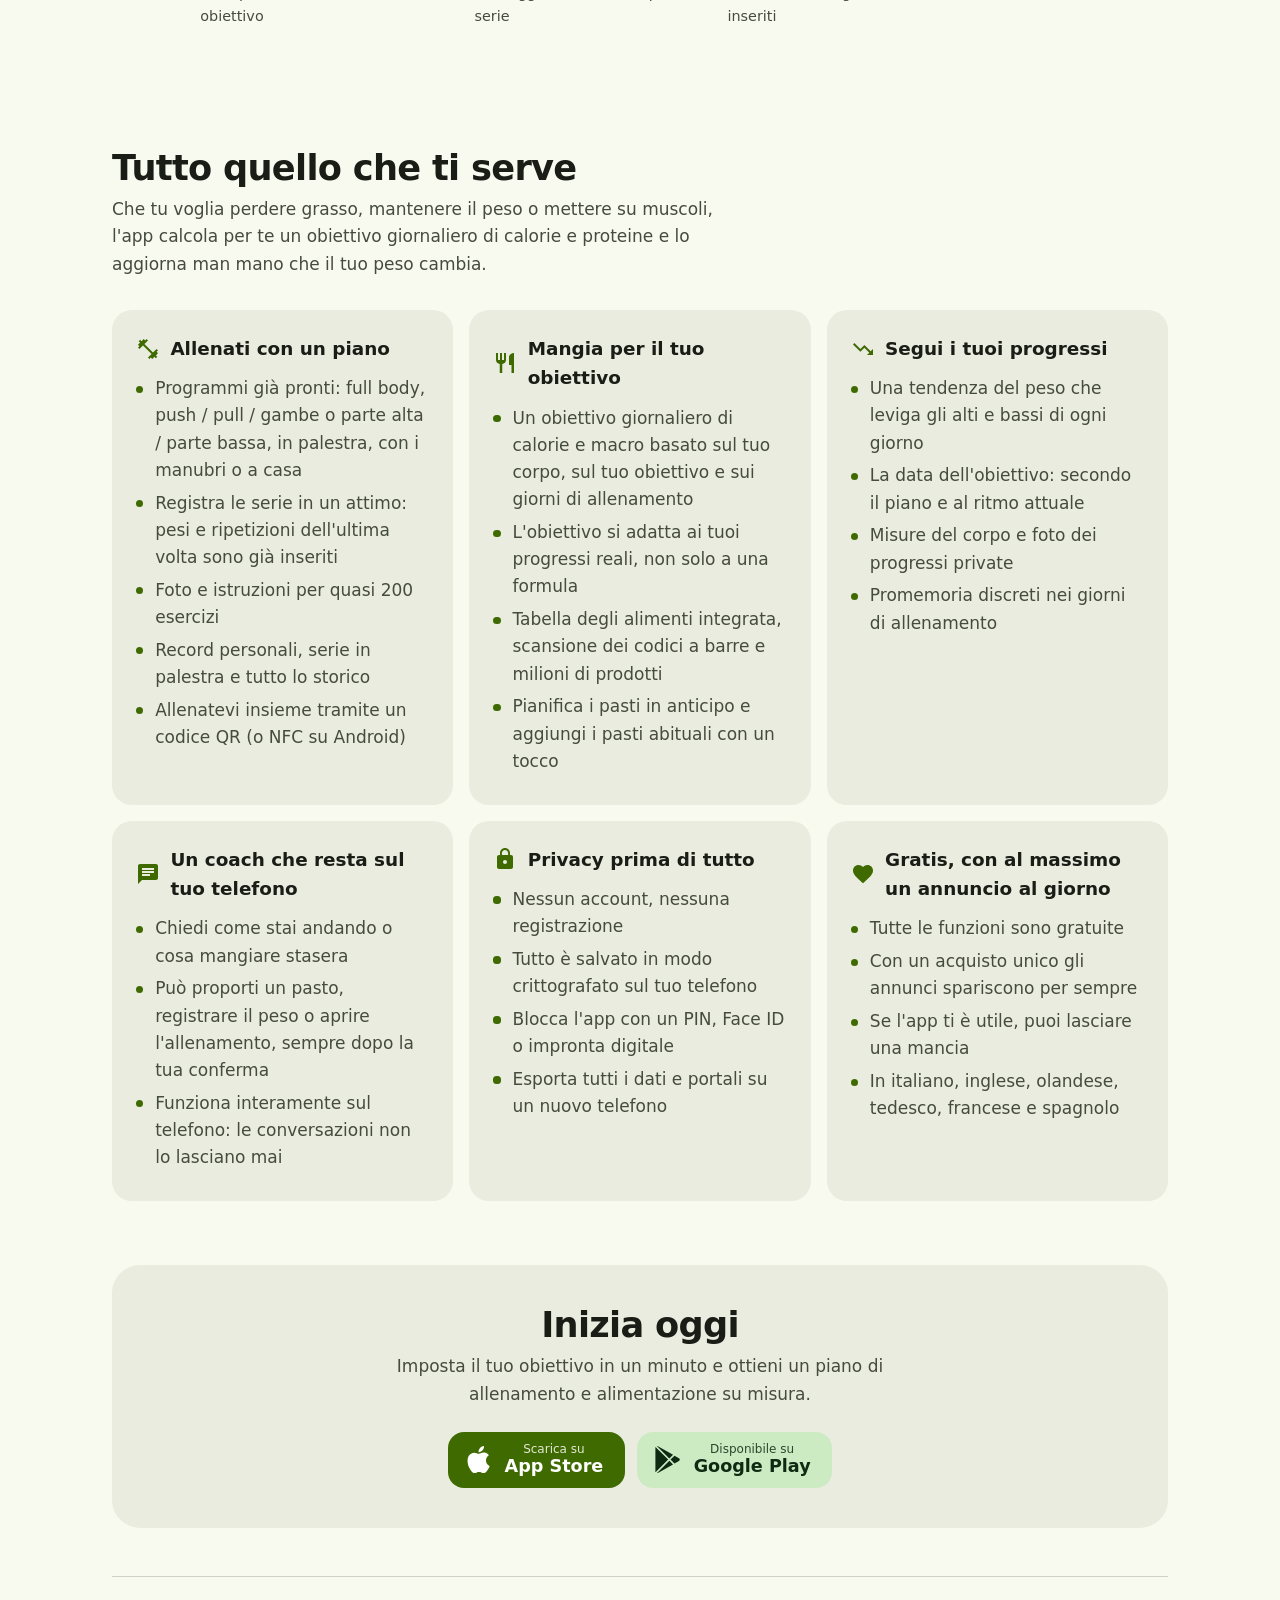
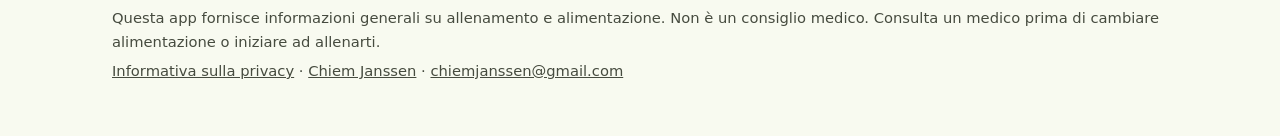
<file: fitness/it/index.html>
<!doctype html>
<html lang="it">
<head>
<meta charset="utf-8">
<meta name="viewport" content="width=device-width, initial-scale=1">
<title>Fitness: palestra, cibo e peso in un'unica app privata</title>
<meta name="description" content="Allenamenti, pianificazione dei pasti e monitoraggio del peso per raggiungere il tuo peso forma. Nessun account, i tuoi dati restano sul telefono. Per iPhone e Android.">
<meta name="theme-color" content="#0e1113">
<link rel="icon" type="image/png" href="/fitness/img/icon-180.png">
<link rel="apple-touch-icon" href="/fitness/img/icon-180.png">
<link rel="canonical" href="https://chiemjanssen.nl/fitness/it/">
<link rel="alternate" hreflang="en" href="https://chiemjanssen.nl/fitness/">
<link rel="alternate" hreflang="nl" href="https://chiemjanssen.nl/fitness/nl/">
<link rel="alternate" hreflang="it" href="https://chiemjanssen.nl/fitness/it/">
<meta property="og:type" content="website">
<meta property="og:title" content="Fitness: palestra, cibo e peso in un'unica app privata">
<meta property="og:description" content="Allenamenti, pianificazione dei pasti e monitoraggio del peso per raggiungere il tuo peso forma. Nessun account, i tuoi dati restano sul telefono. Per iPhone e Android.">
<meta property="og:image" content="https://chiemjanssen.nl/fitness/img/og-it.png">
<meta property="og:url" content="https://chiemjanssen.nl/fitness/it/">
<meta name="twitter:card" content="summary_large_image">
<link rel="stylesheet" href="/fitness/fitness.css">
</head>
<body>
<div class="wrap">
<header class="topbar">
<a class="brand" href="/fitness/it/"><img src="/fitness/img/icon.webp" width="64" height="64" alt="">Fitness</a>
<nav class="lang"><a href="/fitness/" hreflang="en" lang="en" aria-label="English"><span class="full">English</span><span class="short">EN</span></a><a href="/fitness/nl/" hreflang="nl" lang="nl" aria-label="Nederlands"><span class="full">Nederlands</span><span class="short">NL</span></a><strong><span class="full">Italiano</span><span class="short">IT</span></strong></nav>
</header>
<main>
<section class="hero">
<div>
<img class="hero-icon" src="/fitness/img/icon.webp" width="256" height="256" alt="">
<h1>Raggiungi il tuo obiettivo.</h1>
<p class="lead">Allenamenti, cibo e peso in un'unica app privata. Un obiettivo giornaliero che si adatta ai tuoi progressi e ti mostra quando arriverai al traguardo.</p>
<!-- Store links: set the App Store id once the listing is live -->
<div class="stores">
<a class="store store-primary" href="https://apps.apple.com/app/idTODO"><svg viewBox="0 0 24 24" aria-hidden="true"><path d="M12.152 6.896c-.948 0-2.415-1.078-3.96-1.04-2.04.027-3.91 1.183-4.961 3.014-2.117 3.675-.546 9.103 1.519 12.09 1.013 1.454 2.208 3.09 3.792 3.039 1.52-.065 2.09-.987 3.935-.987 1.831 0 2.35.987 3.96.948 1.637-.026 2.676-1.48 3.676-2.948 1.156-1.688 1.636-3.325 1.662-3.415-.039-.013-3.182-1.221-3.22-4.857-.026-3.04 2.48-4.494 2.597-4.559-1.429-2.09-3.623-2.324-4.39-2.376-2-.156-3.675 1.09-4.61 1.09zM15.53 3.83c.843-1.012 1.4-2.427 1.245-3.83-1.207.052-2.662.805-3.532 1.818-.78.896-1.454 2.338-1.273 3.714 1.338.104 2.715-.688 3.559-1.701"/></svg><span><small>Scarica su</small><strong>App Store</strong></span></a>
<a class="store store-tonal" href="https://play.google.com/store/apps/details?id=nl.chiemjanssen.fitness"><svg viewBox="0 0 24 24" aria-hidden="true"><path d="M22.018 13.298l-3.919 2.218-3.515-3.493 3.543-3.521 3.891 2.202a1.49 1.49 0 0 1 0 2.594zM1.337.924a1.486 1.486 0 0 0-.112.568v21.017c0 .217.045.419.124.6l11.155-11.087L1.337.924zm12.207 10.065l3.258-3.238L3.45.195a1.466 1.466 0 0 0-.946-.179l11.04 10.973zm0 2.067l-11 10.933c.298.036.612-.016.906-.183l13.324-7.54-3.23-3.21z"/></svg><span><small>Disponibile su</small><strong>Google Play</strong></span></a>
</div>
<p class="note">Gratis, con al massimo un annuncio al giorno. Nessun account.</p>
</div>
<div class="phone hero-shot"><img src="/fitness/img/it/02_today.webp" width="660" height="1434" alt="Schermata: La tua giornata a colpo d'occhio"></div>
</section>
<section>
<h2>Uno sguardo all'app</h2>
<p class="section-lead">Schermate reali dell'app, nel tema scuro.</p>
<div class="gallery">
<figure><div class="phone"><img src="/fitness/img/it/01_body.webp" width="660" height="1434" loading="lazy" alt="Schermata: Raggiungi il tuo peso forma"></div><figcaption>Raggiungi il tuo peso forma<span>Tendenza del peso e data obiettivo</span></figcaption></figure>
<figure><div class="phone"><img src="/fitness/img/it/02_today.webp" width="660" height="1434" loading="lazy" alt="Schermata: La tua giornata a colpo d'occhio"></div><figcaption>La tua giornata a colpo d'occhio<span>L'allenamento di oggi e la tua serie</span></figcaption></figure>
<figure><div class="phone"><img src="/fitness/img/it/03_workout.webp" width="660" height="1434" loading="lazy" alt="Schermata: Ogni serie in pochi secondi"></div><figcaption>Ogni serie in pochi secondi<span>I pesi dell'ultima volta sono già inseriti</span></figcaption></figure>
<figure><div class="phone"><img src="/fitness/img/it/04_nutrition.webp" width="660" height="1434" loading="lazy" alt="Schermata: Mangia per il tuo obiettivo"></div><figcaption>Mangia per il tuo obiettivo<span>Calorie e macro che si adattano</span></figcaption></figure>
<figure><div class="phone"><img src="/fitness/img/it/05_coach.webp" width="660" height="1434" loading="lazy" alt="Schermata: Un coach in tasca"></div><figcaption>Un coach in tasca<span>Funziona interamente sul telefono</span></figcaption></figure>
<figure><div class="phone"><img src="/fitness/img/it/06_exercise.webp" width="660" height="1434" loading="lazy" alt="Schermata: Conosci ogni esercizio"></div><figcaption>Conosci ogni esercizio<span>Foto e istruzioni passo passo</span></figcaption></figure>
<figure><div class="phone"><img src="/fitness/img/it/07_workouts.webp" width="660" height="1434" loading="lazy" alt="Schermata: Pianifica la settimana"></div><figcaption>Pianifica la settimana<span>Programmi già pronti per iniziare</span></figcaption></figure>
<figure><div class="phone"><img src="/fitness/img/it/08_together.webp" width="660" height="1434" loading="lazy" alt="Schermata: Allenatevi insieme"></div><figcaption>Allenatevi insieme<span>Condividi un allenamento con un amico</span></figcaption></figure>
</div>
</section>
<section>
<h2>Tutto quello che ti serve</h2>
<p class="section-lead">Che tu voglia perdere grasso, mantenere il peso o mettere su muscoli, l'app calcola per te un obiettivo giornaliero di calorie e proteine e lo aggiorna man mano che il tuo peso cambia.</p>
<div class="features">
<article class="card"><h3><svg viewBox="0 0 24 24" aria-hidden="true"><path d="M20.57 14.86L22 13.43 20.57 12 17 15.57 8.43 7 12 3.43 10.57 2 9.14 3.43 7.71 2 5.57 4.14 4.14 2.71 2.71 4.14l1.43 1.43L2 7.71l1.43 1.43L2 10.57 3.43 12 7 8.43 15.57 17 12 20.57 13.43 22l1.43-1.43L16.29 22l2.14-2.14 1.43 1.43 1.43-1.43-1.43-1.43L22 16.29z"/></svg>Allenati con un piano</h3><ul><li>Programmi già pronti: full body, push / pull / gambe o parte alta / parte bassa, in palestra, con i manubri o a casa</li><li>Registra le serie in un attimo: pesi e ripetizioni dell'ultima volta sono già inseriti</li><li>Foto e istruzioni per quasi 200 esercizi</li><li>Record personali, serie in palestra e tutto lo storico</li><li>Allenatevi insieme tramite un codice QR (o NFC su Android)</li></ul></article>
<article class="card"><h3><svg viewBox="0 0 24 24" aria-hidden="true"><path d="M11 9H9V2H7v7H5V2H3v7c0 2.12 1.66 3.84 3.75 3.97V22h2.5v-9.03C11.34 12.84 13 11.12 13 9V2h-2v7zm5-3v8h2.5v8H21V2c-2.76 0-5 2.24-5 4z"/></svg>Mangia per il tuo obiettivo</h3><ul><li>Un obiettivo giornaliero di calorie e macro basato sul tuo corpo, sul tuo obiettivo e sui giorni di allenamento</li><li>L'obiettivo si adatta ai tuoi progressi reali, non solo a una formula</li><li>Tabella degli alimenti integrata, scansione dei codici a barre e milioni di prodotti</li><li>Pianifica i pasti in anticipo e aggiungi i pasti abituali con un tocco</li></ul></article>
<article class="card"><h3><svg viewBox="0 0 24 24" aria-hidden="true"><path d="M16 18l2.29-2.29-4.88-4.88-4 4L2 7.41 3.41 6l6 6 4-4 6.3 6.29L22 12v6z"/></svg>Segui i tuoi progressi</h3><ul><li>Una tendenza del peso che leviga gli alti e bassi di ogni giorno</li><li>La data dell'obiettivo: secondo il piano e al ritmo attuale</li><li>Misure del corpo e foto dei progressi private</li><li>Promemoria discreti nei giorni di allenamento</li></ul></article>
<article class="card"><h3><svg viewBox="0 0 24 24" aria-hidden="true"><path d="M20 2H4c-1.1 0-1.99.9-1.99 2L2 22l4-4h14c1.1 0 2-.9 2-2V4c0-1.1-.9-2-2-2zM6 9h12v2H6V9zm8 5H6v-2h8v2zm4-6H6V6h12v2z"/></svg>Un coach che resta sul tuo telefono</h3><ul><li>Chiedi come stai andando o cosa mangiare stasera</li><li>Può proporti un pasto, registrare il peso o aprire l'allenamento, sempre dopo la tua conferma</li><li>Funziona interamente sul telefono: le conversazioni non lo lasciano mai</li></ul></article>
<article class="card"><h3><svg viewBox="0 0 24 24" aria-hidden="true"><path d="M18 8h-1V6c0-2.76-2.24-5-5-5S7 3.24 7 6v2H6c-1.1 0-2 .9-2 2v10c0 1.1.9 2 2 2h12c1.1 0 2-.9 2-2V10c0-1.1-.9-2-2-2zm-6 9c-1.1 0-2-.9-2-2s.9-2 2-2 2 .9 2 2-.9 2-2 2zm3.1-9H8.9V6c0-1.71 1.39-3.1 3.1-3.1 1.71 0 3.1 1.39 3.1 3.1v2z"/></svg>Privacy prima di tutto</h3><ul><li>Nessun account, nessuna registrazione</li><li>Tutto è salvato in modo crittografato sul tuo telefono</li><li>Blocca l'app con un PIN, Face ID o impronta digitale</li><li>Esporta tutti i dati e portali su un nuovo telefono</li></ul></article>
<article class="card"><h3><svg viewBox="0 0 24 24" aria-hidden="true"><path d="M12 21.35l-1.45-1.32C5.4 15.36 2 12.28 2 8.5 2 5.42 4.42 3 7.5 3c1.74 0 3.41.81 4.5 2.09C13.09 3.81 14.76 3 16.5 3 19.58 3 22 5.42 22 8.5c0 3.78-3.4 6.86-8.55 11.54L12 21.35z"/></svg>Gratis, con al massimo un annuncio al giorno</h3><ul><li>Tutte le funzioni sono gratuite</li><li>Con un acquisto unico gli annunci spariscono per sempre</li><li>Se l'app ti è utile, puoi lasciare una mancia</li><li>In italiano, inglese, olandese, tedesco, francese e spagnolo</li></ul></article>
</div>
</section>
<section class="cta">
<h2>Inizia oggi</h2>
<p>Imposta il tuo obiettivo in un minuto e ottieni un piano di allenamento e alimentazione su misura.</p>
<div class="stores">
<a class="store store-primary" href="https://apps.apple.com/app/idTODO"><svg viewBox="0 0 24 24" aria-hidden="true"><path d="M12.152 6.896c-.948 0-2.415-1.078-3.96-1.04-2.04.027-3.91 1.183-4.961 3.014-2.117 3.675-.546 9.103 1.519 12.09 1.013 1.454 2.208 3.09 3.792 3.039 1.52-.065 2.09-.987 3.935-.987 1.831 0 2.35.987 3.96.948 1.637-.026 2.676-1.48 3.676-2.948 1.156-1.688 1.636-3.325 1.662-3.415-.039-.013-3.182-1.221-3.22-4.857-.026-3.04 2.48-4.494 2.597-4.559-1.429-2.09-3.623-2.324-4.39-2.376-2-.156-3.675 1.09-4.61 1.09zM15.53 3.83c.843-1.012 1.4-2.427 1.245-3.83-1.207.052-2.662.805-3.532 1.818-.78.896-1.454 2.338-1.273 3.714 1.338.104 2.715-.688 3.559-1.701"/></svg><span><small>Scarica su</small><strong>App Store</strong></span></a>
<a class="store store-tonal" href="https://play.google.com/store/apps/details?id=nl.chiemjanssen.fitness"><svg viewBox="0 0 24 24" aria-hidden="true"><path d="M22.018 13.298l-3.919 2.218-3.515-3.493 3.543-3.521 3.891 2.202a1.49 1.49 0 0 1 0 2.594zM1.337.924a1.486 1.486 0 0 0-.112.568v21.017c0 .217.045.419.124.6l11.155-11.087L1.337.924zm12.207 10.065l3.258-3.238L3.45.195a1.466 1.466 0 0 0-.946-.179l11.04 10.973zm0 2.067l-11 10.933c.298.036.612-.016.906-.183l13.324-7.54-3.23-3.21z"/></svg><span><small>Disponibile su</small><strong>Google Play</strong></span></a>
</div>
</section>
</main>
<footer>
<p>Questa app fornisce informazioni generali su allenamento e alimentazione. Non è un consiglio medico. Consulta un medico prima di cambiare alimentazione o iniziare ad allenarti.</p>
<p><a href="/fitness/privacy/it/">Informativa sulla privacy</a> &middot; <a href="/">Chiem Janssen</a> &middot; <a href="mailto:chiemjanssen@gmail.com">chiemjanssen@gmail.com</a></p>
</footer>
</div>
</body>
</html>
</file>
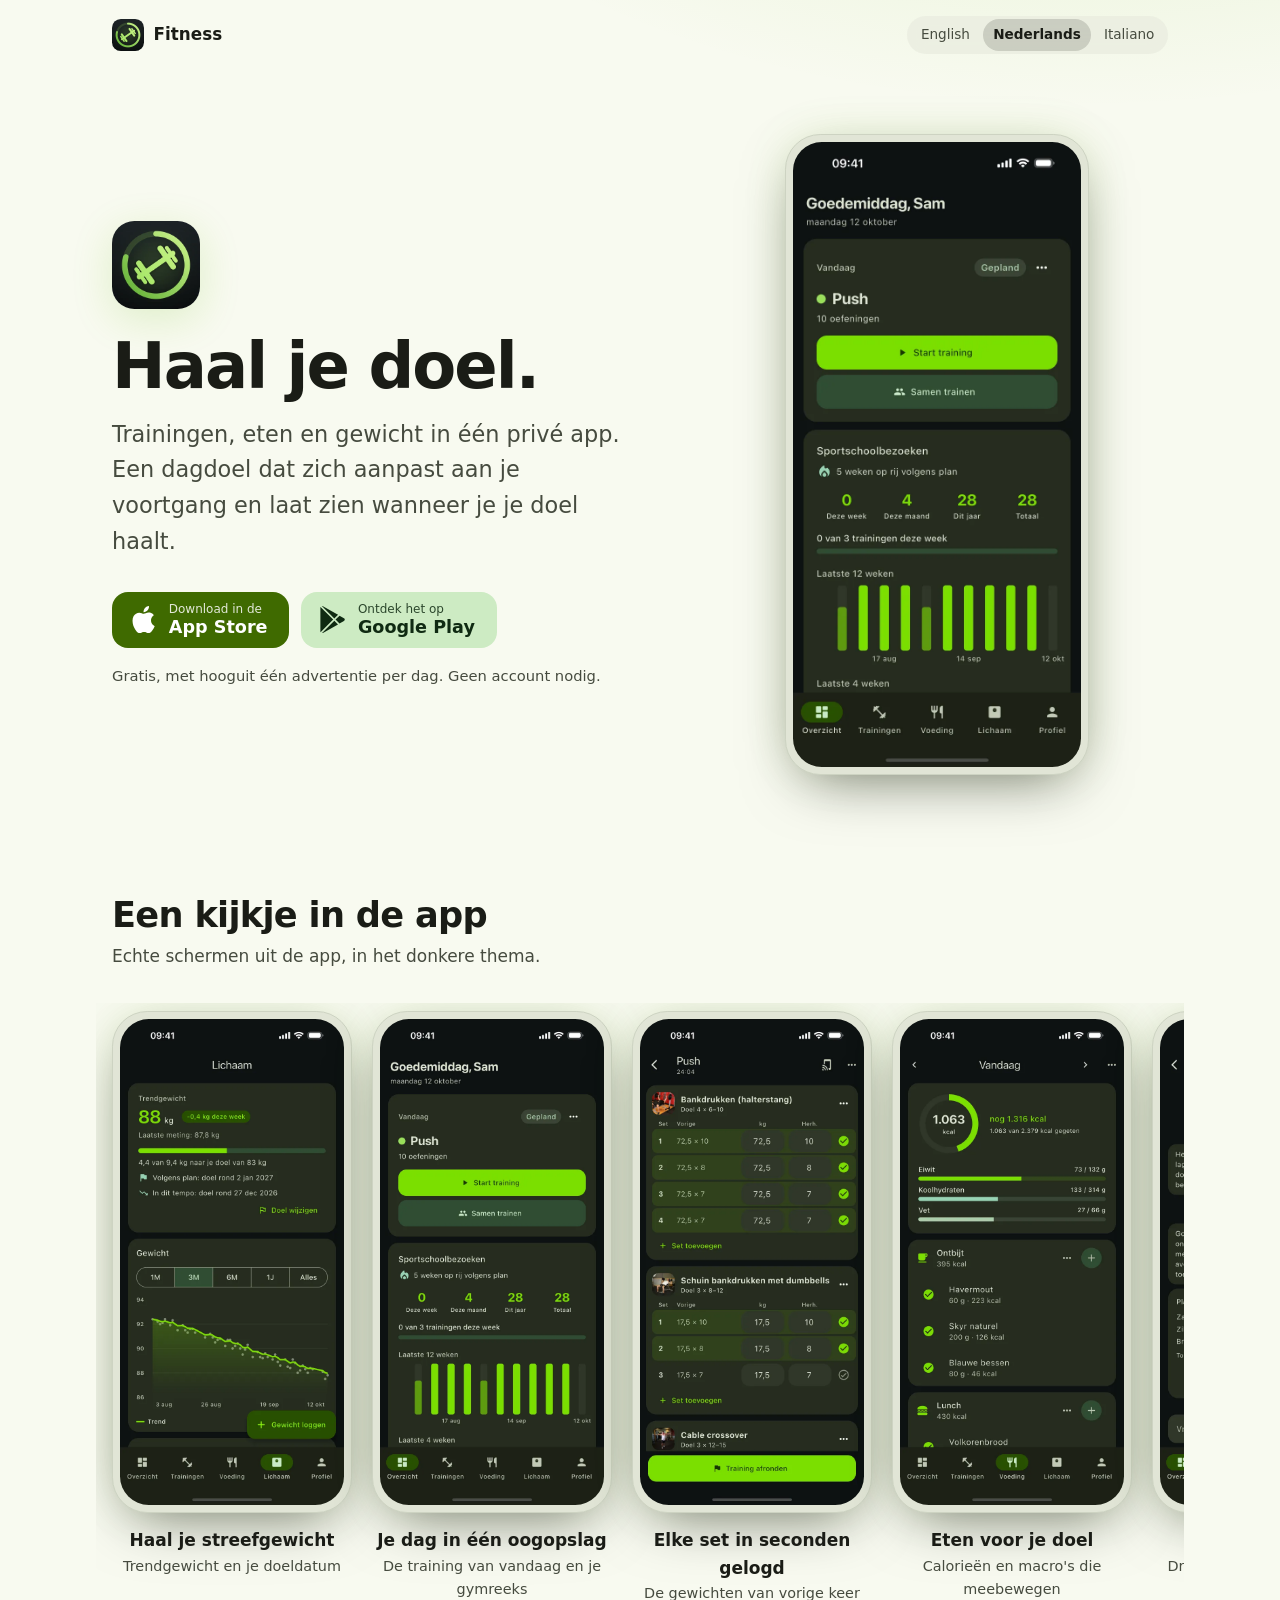
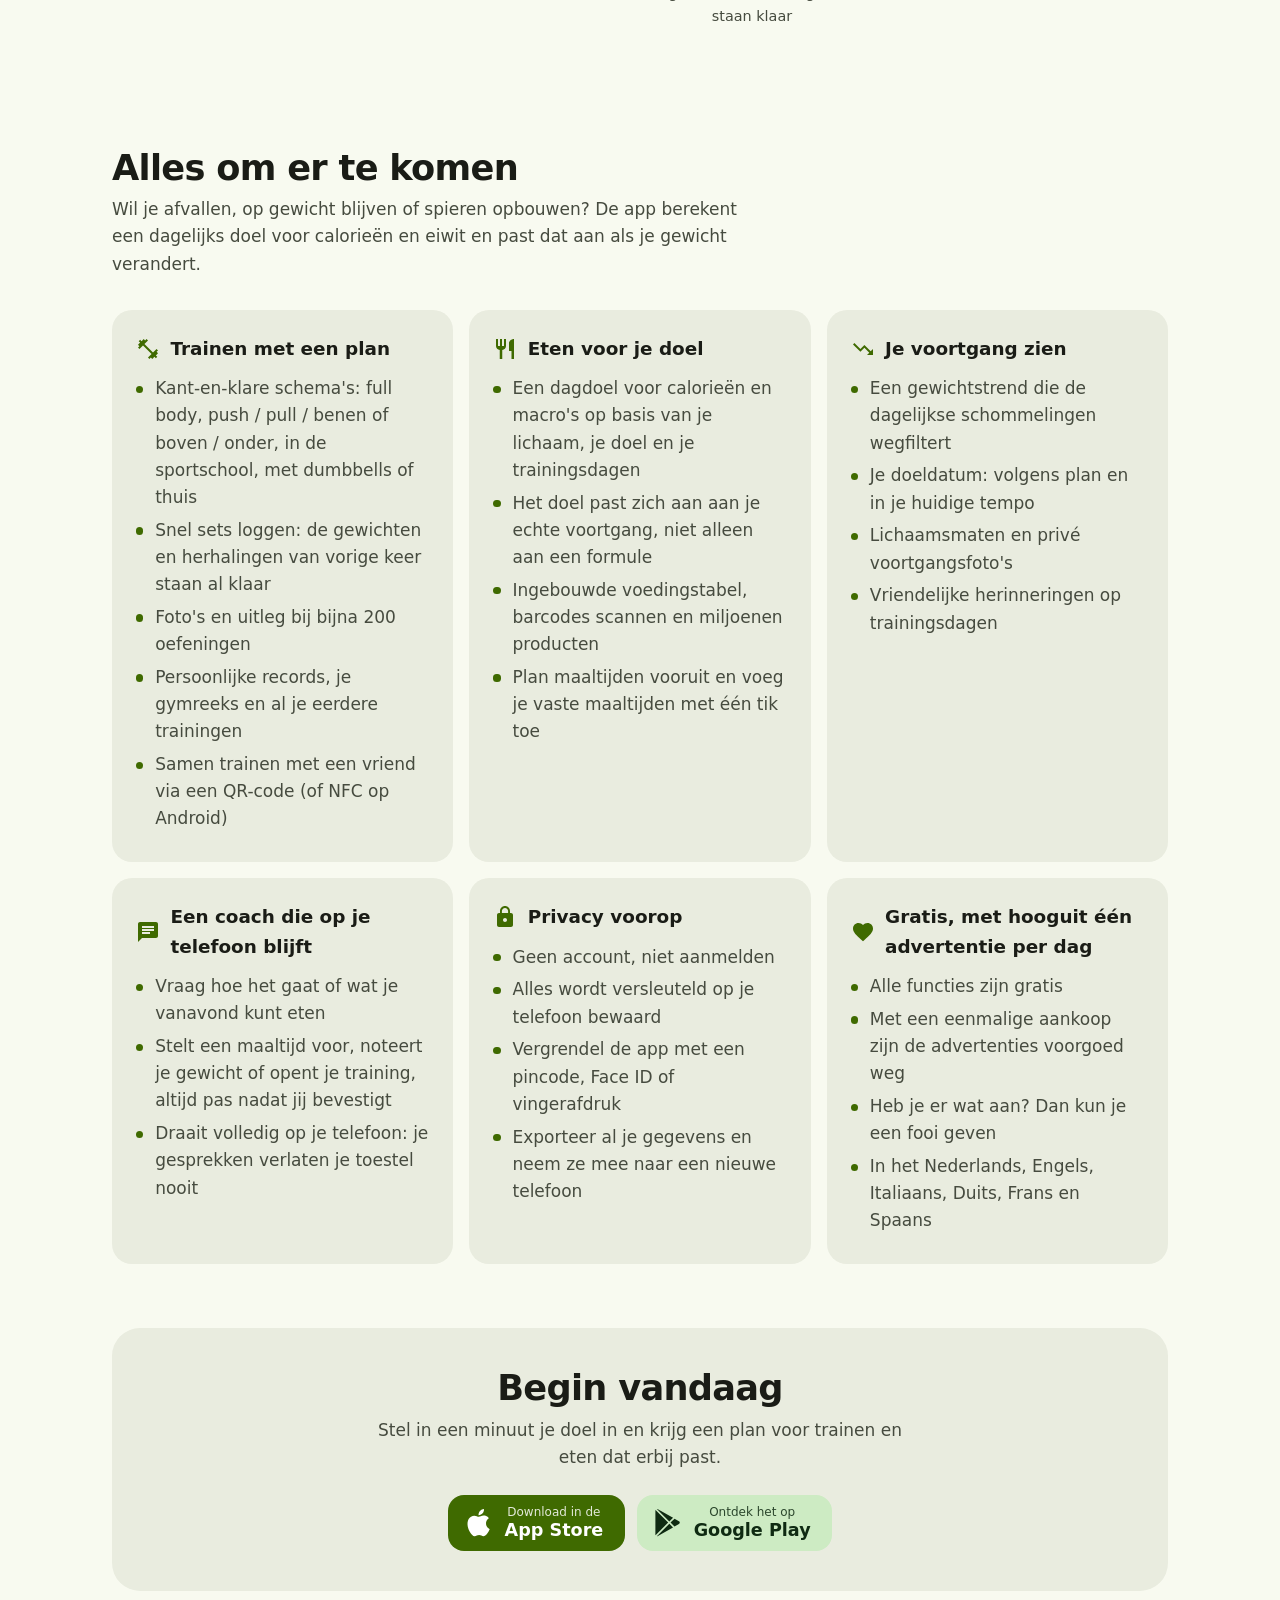
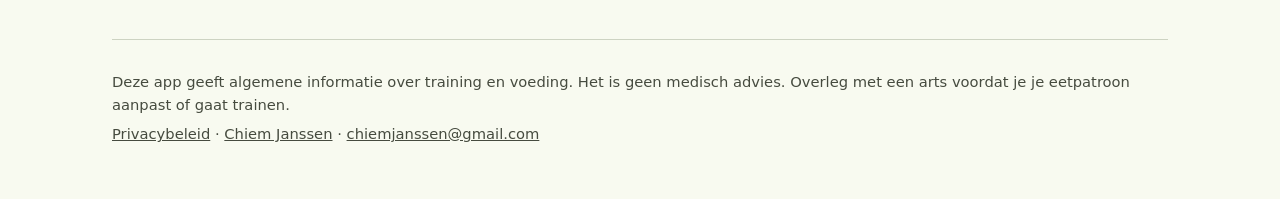
<file: fitness/nl/index.html>
<!doctype html>
<html lang="nl">
<head>
<meta charset="utf-8">
<meta name="viewport" content="width=device-width, initial-scale=1">
<title>Fitness: sportschool, eten en gewicht in één privé app</title>
<meta name="description" content="Trainen, maaltijden plannen en je gewicht bijhouden tot je je streefgewicht haalt. Geen account, je gegevens blijven op je telefoon. Voor iPhone en Android.">
<meta name="theme-color" content="#0e1113">
<link rel="icon" type="image/png" href="/fitness/img/icon-180.png">
<link rel="apple-touch-icon" href="/fitness/img/icon-180.png">
<link rel="canonical" href="https://chiemjanssen.nl/fitness/nl/">
<link rel="alternate" hreflang="en" href="https://chiemjanssen.nl/fitness/">
<link rel="alternate" hreflang="nl" href="https://chiemjanssen.nl/fitness/nl/">
<link rel="alternate" hreflang="it" href="https://chiemjanssen.nl/fitness/it/">
<meta property="og:type" content="website">
<meta property="og:title" content="Fitness: sportschool, eten en gewicht in één privé app">
<meta property="og:description" content="Trainen, maaltijden plannen en je gewicht bijhouden tot je je streefgewicht haalt. Geen account, je gegevens blijven op je telefoon. Voor iPhone en Android.">
<meta property="og:image" content="https://chiemjanssen.nl/fitness/img/og-nl.png">
<meta property="og:url" content="https://chiemjanssen.nl/fitness/nl/">
<meta name="twitter:card" content="summary_large_image">
<link rel="stylesheet" href="/fitness/fitness.css">
</head>
<body>
<div class="wrap">
<header class="topbar">
<a class="brand" href="/fitness/nl/"><img src="/fitness/img/icon.webp" width="64" height="64" alt="">Fitness</a>
<nav class="lang"><a href="/fitness/" hreflang="en" lang="en" aria-label="English"><span class="full">English</span><span class="short">EN</span></a><strong><span class="full">Nederlands</span><span class="short">NL</span></strong><a href="/fitness/it/" hreflang="it" lang="it" aria-label="Italiano"><span class="full">Italiano</span><span class="short">IT</span></a></nav>
</header>
<main>
<section class="hero">
<div>
<img class="hero-icon" src="/fitness/img/icon.webp" width="256" height="256" alt="">
<h1>Haal je doel.</h1>
<p class="lead">Trainingen, eten en gewicht in één privé app. Een dagdoel dat zich aanpast aan je voortgang en laat zien wanneer je je doel haalt.</p>
<!-- Store links: set the App Store id once the listing is live -->
<div class="stores">
<a class="store store-primary" href="https://apps.apple.com/app/idTODO"><svg viewBox="0 0 24 24" aria-hidden="true"><path d="M12.152 6.896c-.948 0-2.415-1.078-3.96-1.04-2.04.027-3.91 1.183-4.961 3.014-2.117 3.675-.546 9.103 1.519 12.09 1.013 1.454 2.208 3.09 3.792 3.039 1.52-.065 2.09-.987 3.935-.987 1.831 0 2.35.987 3.96.948 1.637-.026 2.676-1.48 3.676-2.948 1.156-1.688 1.636-3.325 1.662-3.415-.039-.013-3.182-1.221-3.22-4.857-.026-3.04 2.48-4.494 2.597-4.559-1.429-2.09-3.623-2.324-4.39-2.376-2-.156-3.675 1.09-4.61 1.09zM15.53 3.83c.843-1.012 1.4-2.427 1.245-3.83-1.207.052-2.662.805-3.532 1.818-.78.896-1.454 2.338-1.273 3.714 1.338.104 2.715-.688 3.559-1.701"/></svg><span><small>Download in de</small><strong>App Store</strong></span></a>
<a class="store store-tonal" href="https://play.google.com/store/apps/details?id=nl.chiemjanssen.fitness"><svg viewBox="0 0 24 24" aria-hidden="true"><path d="M22.018 13.298l-3.919 2.218-3.515-3.493 3.543-3.521 3.891 2.202a1.49 1.49 0 0 1 0 2.594zM1.337.924a1.486 1.486 0 0 0-.112.568v21.017c0 .217.045.419.124.6l11.155-11.087L1.337.924zm12.207 10.065l3.258-3.238L3.45.195a1.466 1.466 0 0 0-.946-.179l11.04 10.973zm0 2.067l-11 10.933c.298.036.612-.016.906-.183l13.324-7.54-3.23-3.21z"/></svg><span><small>Ontdek het op</small><strong>Google Play</strong></span></a>
</div>
<p class="note">Gratis, met hooguit één advertentie per dag. Geen account nodig.</p>
</div>
<div class="phone hero-shot"><img src="/fitness/img/nl/02_today.webp" width="660" height="1434" alt="Schermafbeelding: Je dag in één oogopslag"></div>
</section>
<section>
<h2>Een kijkje in de app</h2>
<p class="section-lead">Echte schermen uit de app, in het donkere thema.</p>
<div class="gallery">
<figure><div class="phone"><img src="/fitness/img/nl/01_body.webp" width="660" height="1434" loading="lazy" alt="Schermafbeelding: Haal je streefgewicht"></div><figcaption>Haal je streefgewicht<span>Trendgewicht en je doeldatum</span></figcaption></figure>
<figure><div class="phone"><img src="/fitness/img/nl/02_today.webp" width="660" height="1434" loading="lazy" alt="Schermafbeelding: Je dag in één oogopslag"></div><figcaption>Je dag in één oogopslag<span>De training van vandaag en je gymreeks</span></figcaption></figure>
<figure><div class="phone"><img src="/fitness/img/nl/03_workout.webp" width="660" height="1434" loading="lazy" alt="Schermafbeelding: Elke set in seconden gelogd"></div><figcaption>Elke set in seconden gelogd<span>De gewichten van vorige keer staan klaar</span></figcaption></figure>
<figure><div class="phone"><img src="/fitness/img/nl/04_nutrition.webp" width="660" height="1434" loading="lazy" alt="Schermafbeelding: Eten voor je doel"></div><figcaption>Eten voor je doel<span>Calorieën en macro's die meebewegen</span></figcaption></figure>
<figure><div class="phone"><img src="/fitness/img/nl/05_coach.webp" width="660" height="1434" loading="lazy" alt="Schermafbeelding: Een coach op zak"></div><figcaption>Een coach op zak<span>Draait volledig op je telefoon</span></figcaption></figure>
<figure><div class="phone"><img src="/fitness/img/nl/06_exercise.webp" width="660" height="1434" loading="lazy" alt="Schermafbeelding: Ken elke oefening"></div><figcaption>Ken elke oefening<span>Foto's en stap voor stap uitleg</span></figcaption></figure>
<figure><div class="phone"><img src="/fitness/img/nl/07_workouts.webp" width="660" height="1434" loading="lazy" alt="Schermafbeelding: Plan je trainingsweek"></div><figcaption>Plan je trainingsweek<span>Kant-en-klare schema's om mee te beginnen</span></figcaption></figure>
<figure><div class="phone"><img src="/fitness/img/nl/08_together.webp" width="660" height="1434" loading="lazy" alt="Schermafbeelding: Samen trainen"></div><figcaption>Samen trainen<span>Deel een training met een vriend</span></figcaption></figure>
</div>
</section>
<section>
<h2>Alles om er te komen</h2>
<p class="section-lead">Wil je afvallen, op gewicht blijven of spieren opbouwen? De app berekent een dagelijks doel voor calorieën en eiwit en past dat aan als je gewicht verandert.</p>
<div class="features">
<article class="card"><h3><svg viewBox="0 0 24 24" aria-hidden="true"><path d="M20.57 14.86L22 13.43 20.57 12 17 15.57 8.43 7 12 3.43 10.57 2 9.14 3.43 7.71 2 5.57 4.14 4.14 2.71 2.71 4.14l1.43 1.43L2 7.71l1.43 1.43L2 10.57 3.43 12 7 8.43 15.57 17 12 20.57 13.43 22l1.43-1.43L16.29 22l2.14-2.14 1.43 1.43 1.43-1.43-1.43-1.43L22 16.29z"/></svg>Trainen met een plan</h3><ul><li>Kant-en-klare schema's: full body, push / pull / benen of boven / onder, in de sportschool, met dumbbells of thuis</li><li>Snel sets loggen: de gewichten en herhalingen van vorige keer staan al klaar</li><li>Foto's en uitleg bij bijna 200 oefeningen</li><li>Persoonlijke records, je gymreeks en al je eerdere trainingen</li><li>Samen trainen met een vriend via een QR-code (of NFC op Android)</li></ul></article>
<article class="card"><h3><svg viewBox="0 0 24 24" aria-hidden="true"><path d="M11 9H9V2H7v7H5V2H3v7c0 2.12 1.66 3.84 3.75 3.97V22h2.5v-9.03C11.34 12.84 13 11.12 13 9V2h-2v7zm5-3v8h2.5v8H21V2c-2.76 0-5 2.24-5 4z"/></svg>Eten voor je doel</h3><ul><li>Een dagdoel voor calorieën en macro's op basis van je lichaam, je doel en je trainingsdagen</li><li>Het doel past zich aan aan je echte voortgang, niet alleen aan een formule</li><li>Ingebouwde voedingstabel, barcodes scannen en miljoenen producten</li><li>Plan maaltijden vooruit en voeg je vaste maaltijden met één tik toe</li></ul></article>
<article class="card"><h3><svg viewBox="0 0 24 24" aria-hidden="true"><path d="M16 18l2.29-2.29-4.88-4.88-4 4L2 7.41 3.41 6l6 6 4-4 6.3 6.29L22 12v6z"/></svg>Je voortgang zien</h3><ul><li>Een gewichtstrend die de dagelijkse schommelingen wegfiltert</li><li>Je doeldatum: volgens plan en in je huidige tempo</li><li>Lichaamsmaten en privé voortgangsfoto's</li><li>Vriendelijke herinneringen op trainingsdagen</li></ul></article>
<article class="card"><h3><svg viewBox="0 0 24 24" aria-hidden="true"><path d="M20 2H4c-1.1 0-1.99.9-1.99 2L2 22l4-4h14c1.1 0 2-.9 2-2V4c0-1.1-.9-2-2-2zM6 9h12v2H6V9zm8 5H6v-2h8v2zm4-6H6V6h12v2z"/></svg>Een coach die op je telefoon blijft</h3><ul><li>Vraag hoe het gaat of wat je vanavond kunt eten</li><li>Stelt een maaltijd voor, noteert je gewicht of opent je training, altijd pas nadat jij bevestigt</li><li>Draait volledig op je telefoon: je gesprekken verlaten je toestel nooit</li></ul></article>
<article class="card"><h3><svg viewBox="0 0 24 24" aria-hidden="true"><path d="M18 8h-1V6c0-2.76-2.24-5-5-5S7 3.24 7 6v2H6c-1.1 0-2 .9-2 2v10c0 1.1.9 2 2 2h12c1.1 0 2-.9 2-2V10c0-1.1-.9-2-2-2zm-6 9c-1.1 0-2-.9-2-2s.9-2 2-2 2 .9 2 2-.9 2-2 2zm3.1-9H8.9V6c0-1.71 1.39-3.1 3.1-3.1 1.71 0 3.1 1.39 3.1 3.1v2z"/></svg>Privacy voorop</h3><ul><li>Geen account, niet aanmelden</li><li>Alles wordt versleuteld op je telefoon bewaard</li><li>Vergrendel de app met een pincode, Face ID of vingerafdruk</li><li>Exporteer al je gegevens en neem ze mee naar een nieuwe telefoon</li></ul></article>
<article class="card"><h3><svg viewBox="0 0 24 24" aria-hidden="true"><path d="M12 21.35l-1.45-1.32C5.4 15.36 2 12.28 2 8.5 2 5.42 4.42 3 7.5 3c1.74 0 3.41.81 4.5 2.09C13.09 3.81 14.76 3 16.5 3 19.58 3 22 5.42 22 8.5c0 3.78-3.4 6.86-8.55 11.54L12 21.35z"/></svg>Gratis, met hooguit één advertentie per dag</h3><ul><li>Alle functies zijn gratis</li><li>Met een eenmalige aankoop zijn de advertenties voorgoed weg</li><li>Heb je er wat aan? Dan kun je een fooi geven</li><li>In het Nederlands, Engels, Italiaans, Duits, Frans en Spaans</li></ul></article>
</div>
</section>
<section class="cta">
<h2>Begin vandaag</h2>
<p>Stel in een minuut je doel in en krijg een plan voor trainen en eten dat erbij past.</p>
<div class="stores">
<a class="store store-primary" href="https://apps.apple.com/app/idTODO"><svg viewBox="0 0 24 24" aria-hidden="true"><path d="M12.152 6.896c-.948 0-2.415-1.078-3.96-1.04-2.04.027-3.91 1.183-4.961 3.014-2.117 3.675-.546 9.103 1.519 12.09 1.013 1.454 2.208 3.09 3.792 3.039 1.52-.065 2.09-.987 3.935-.987 1.831 0 2.35.987 3.96.948 1.637-.026 2.676-1.48 3.676-2.948 1.156-1.688 1.636-3.325 1.662-3.415-.039-.013-3.182-1.221-3.22-4.857-.026-3.04 2.48-4.494 2.597-4.559-1.429-2.09-3.623-2.324-4.39-2.376-2-.156-3.675 1.09-4.61 1.09zM15.53 3.83c.843-1.012 1.4-2.427 1.245-3.83-1.207.052-2.662.805-3.532 1.818-.78.896-1.454 2.338-1.273 3.714 1.338.104 2.715-.688 3.559-1.701"/></svg><span><small>Download in de</small><strong>App Store</strong></span></a>
<a class="store store-tonal" href="https://play.google.com/store/apps/details?id=nl.chiemjanssen.fitness"><svg viewBox="0 0 24 24" aria-hidden="true"><path d="M22.018 13.298l-3.919 2.218-3.515-3.493 3.543-3.521 3.891 2.202a1.49 1.49 0 0 1 0 2.594zM1.337.924a1.486 1.486 0 0 0-.112.568v21.017c0 .217.045.419.124.6l11.155-11.087L1.337.924zm12.207 10.065l3.258-3.238L3.45.195a1.466 1.466 0 0 0-.946-.179l11.04 10.973zm0 2.067l-11 10.933c.298.036.612-.016.906-.183l13.324-7.54-3.23-3.21z"/></svg><span><small>Ontdek het op</small><strong>Google Play</strong></span></a>
</div>
</section>
</main>
<footer>
<p>Deze app geeft algemene informatie over training en voeding. Het is geen medisch advies. Overleg met een arts voordat je je eetpatroon aanpast of gaat trainen.</p>
<p><a href="/fitness/privacy/nl/">Privacybeleid</a> &middot; <a href="/">Chiem Janssen</a> &middot; <a href="mailto:chiemjanssen@gmail.com">chiemjanssen@gmail.com</a></p>
</footer>
</div>
</body>
</html>
</file>
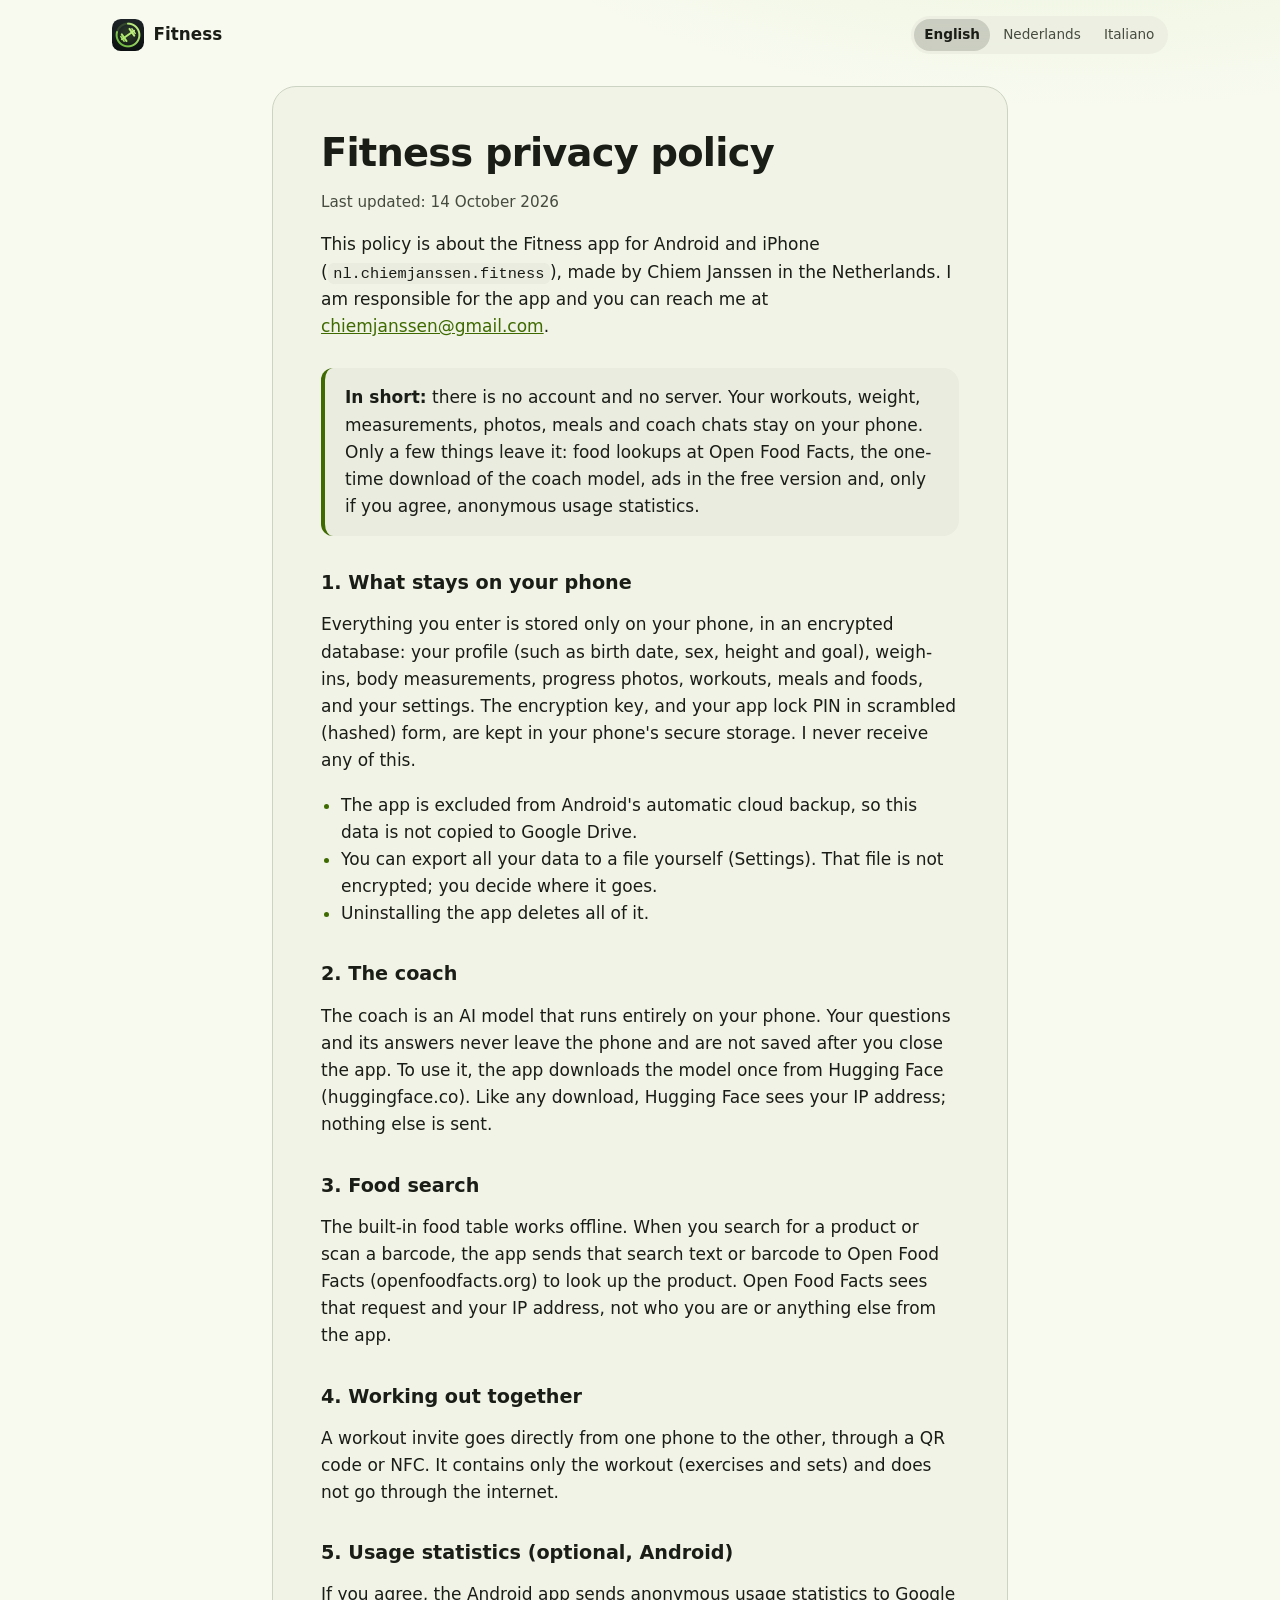
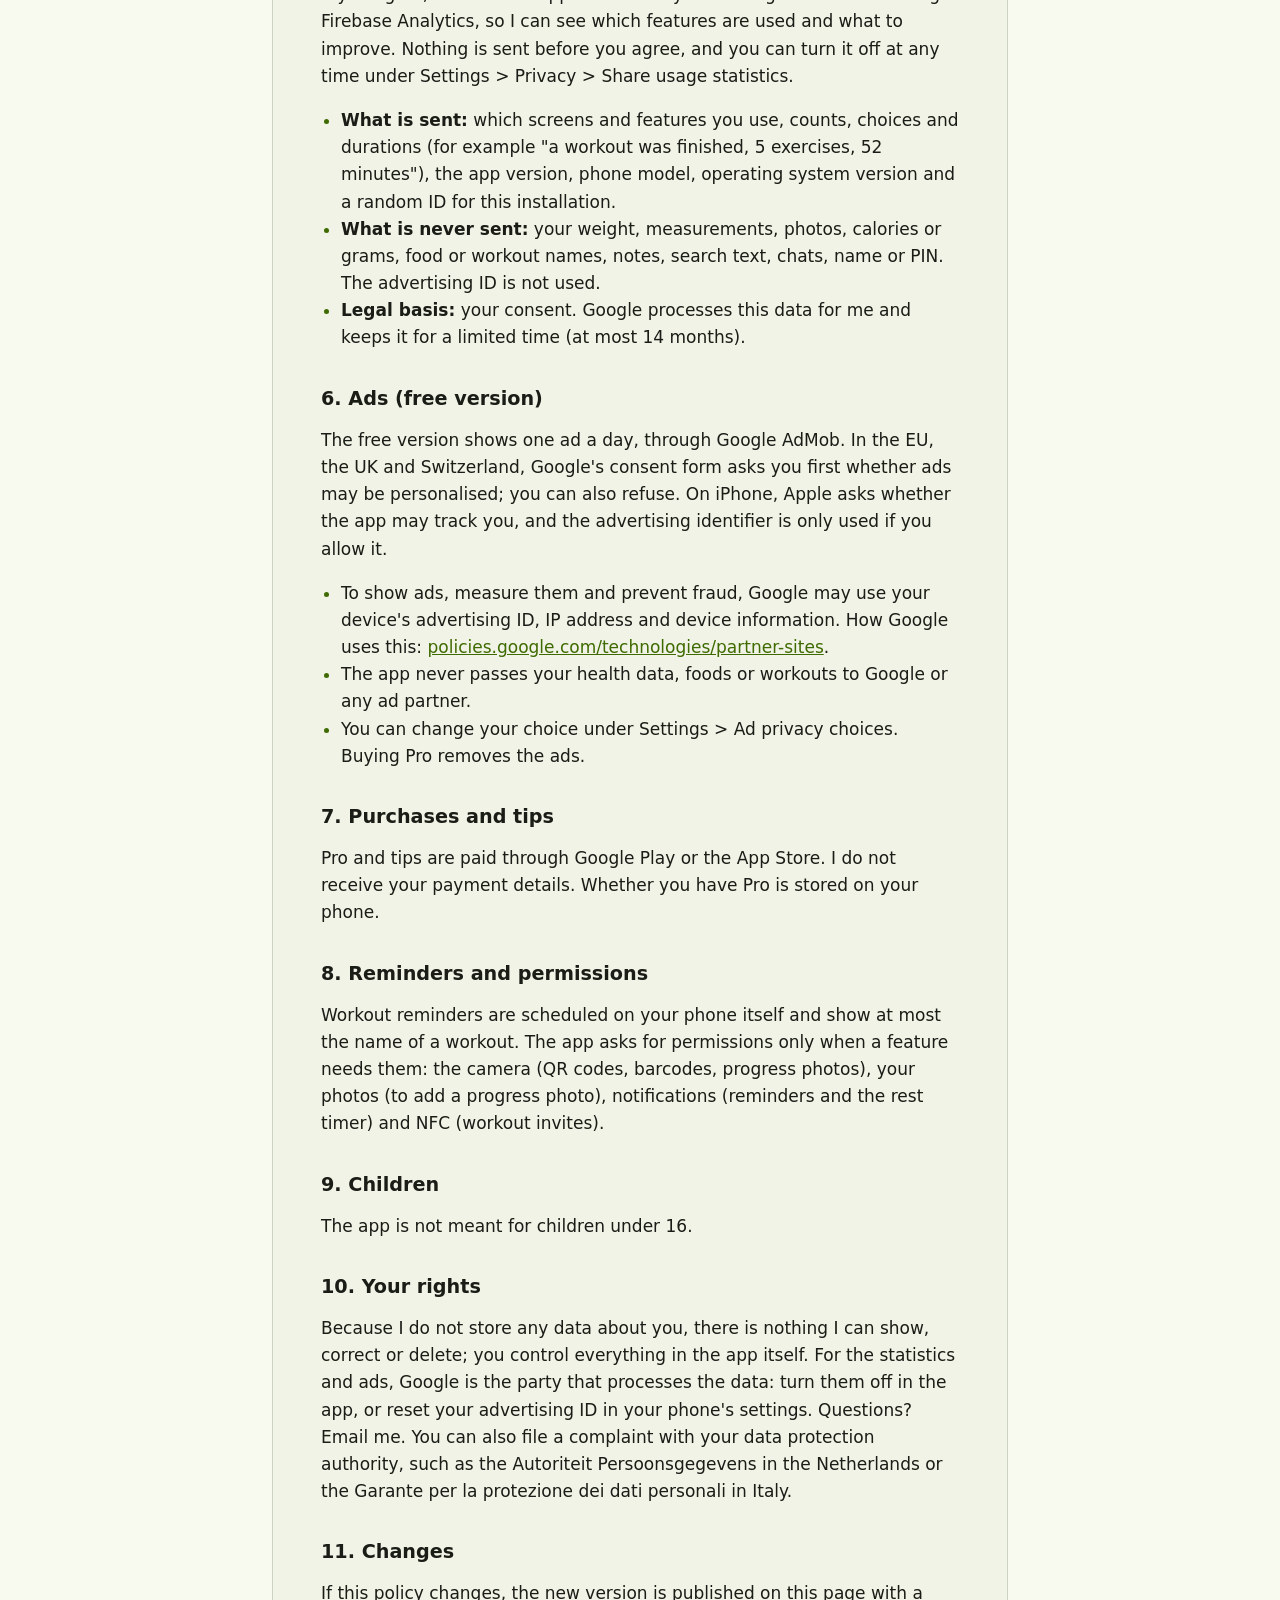
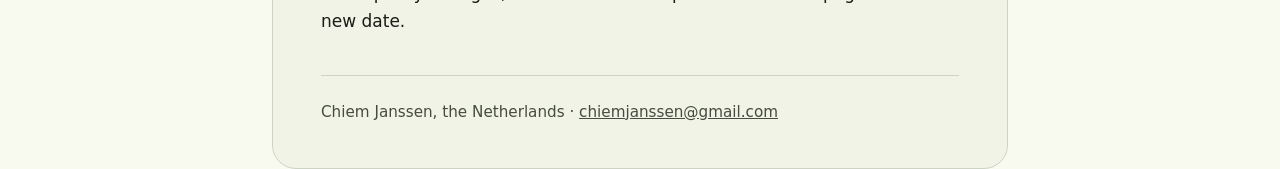
<file: fitness/privacy/index.html>
<!doctype html>
<html lang="en">
<head>
<meta charset="utf-8">
<meta name="viewport" content="width=device-width, initial-scale=1">
<title>Fitness privacy policy</title>
<meta name="theme-color" content="#0e1113">
<link rel="icon" type="image/png" href="/fitness/img/icon-180.png">
<link rel="stylesheet" href="/fitness/fitness.css">
<link rel="alternate" hreflang="nl" href="/fitness/privacy/nl/">
<link rel="alternate" hreflang="it" href="/fitness/privacy/it/">
</head>
<body>
<div class="wrap">
<header class="topbar">
<a class="brand" href="/fitness/"><img src="/fitness/img/icon.webp" width="64" height="64" alt="">Fitness</a>
<nav class="lang"><strong><span class="full">English</span><span class="short">EN</span></strong><a href="/fitness/privacy/nl/" aria-label="Nederlands"><span class="full">Nederlands</span><span class="short">NL</span></a><a href="/fitness/privacy/it/" aria-label="Italiano"><span class="full">Italiano</span><span class="short">IT</span></a></nav>
</header>
<main class="doc">
<h1>Fitness privacy policy</h1>
<p class="muted">Last updated: 14 October 2026</p>

<p>This policy is about the Fitness app for Android and iPhone (<code>nl.chiemjanssen.fitness</code>), made by Chiem Janssen in the Netherlands. I am responsible for the app and you can reach me at <a href="mailto:chiemjanssen@gmail.com">chiemjanssen@gmail.com</a>.</p>

<p class="summary"><strong>In short:</strong> there is no account and no server. Your workouts, weight, measurements, photos, meals and coach chats stay on your phone. Only a few things leave it: food lookups at Open Food Facts, the one-time download of the coach model, ads in the free version and, only if you agree, anonymous usage statistics.</p>

<h2>1. What stays on your phone</h2>
<p>Everything you enter is stored only on your phone, in an encrypted database: your profile (such as birth date, sex, height and goal), weigh-ins, body measurements, progress photos, workouts, meals and foods, and your settings. The encryption key, and your app lock PIN in scrambled (hashed) form, are kept in your phone's secure storage. I never receive any of this.</p>
<ul>
<li>The app is excluded from Android's automatic cloud backup, so this data is not copied to Google Drive.</li>
<li>You can export all your data to a file yourself (Settings). That file is not encrypted; you decide where it goes.</li>
<li>Uninstalling the app deletes all of it.</li>
</ul>

<h2>2. The coach</h2>
<p>The coach is an AI model that runs entirely on your phone. Your questions and its answers never leave the phone and are not saved after you close the app. To use it, the app downloads the model once from Hugging Face (huggingface.co). Like any download, Hugging Face sees your IP address; nothing else is sent.</p>

<h2>3. Food search</h2>
<p>The built-in food table works offline. When you search for a product or scan a barcode, the app sends that search text or barcode to Open Food Facts (openfoodfacts.org) to look up the product. Open Food Facts sees that request and your IP address, not who you are or anything else from the app.</p>

<h2>4. Working out together</h2>
<p>A workout invite goes directly from one phone to the other, through a QR code or NFC. It contains only the workout (exercises and sets) and does not go through the internet.</p>

<h2>5. Usage statistics (optional, Android)</h2>
<p>If you agree, the Android app sends anonymous usage statistics to Google Firebase Analytics, so I can see which features are used and what to improve. Nothing is sent before you agree, and you can turn it off at any time under Settings &gt; Privacy &gt; Share usage statistics.</p>
<ul>
<li><strong>What is sent:</strong> which screens and features you use, counts, choices and durations (for example "a workout was finished, 5 exercises, 52 minutes"), the app version, phone model, operating system version and a random ID for this installation.</li>
<li><strong>What is never sent:</strong> your weight, measurements, photos, calories or grams, food or workout names, notes, search text, chats, name or PIN. The advertising ID is not used.</li>
<li><strong>Legal basis:</strong> your consent. Google processes this data for me and keeps it for a limited time (at most 14 months).</li>
</ul>

<h2>6. Ads (free version)</h2>
<p>The free version shows one ad a day, through Google AdMob. In the EU, the UK and Switzerland, Google's consent form asks you first whether ads may be personalised; you can also refuse. On iPhone, Apple asks whether the app may track you, and the advertising identifier is only used if you allow it.</p>
<ul>
<li>To show ads, measure them and prevent fraud, Google may use your device's advertising ID, IP address and device information. How Google uses this: <a href="https://policies.google.com/technologies/partner-sites">policies.google.com/technologies/partner-sites</a>.</li>
<li>The app never passes your health data, foods or workouts to Google or any ad partner.</li>
<li>You can change your choice under Settings &gt; Ad privacy choices. Buying Pro removes the ads.</li>
</ul>

<h2>7. Purchases and tips</h2>
<p>Pro and tips are paid through Google Play or the App Store. I do not receive your payment details. Whether you have Pro is stored on your phone.</p>

<h2>8. Reminders and permissions</h2>
<p>Workout reminders are scheduled on your phone itself and show at most the name of a workout. The app asks for permissions only when a feature needs them: the camera (QR codes, barcodes, progress photos), your photos (to add a progress photo), notifications (reminders and the rest timer) and NFC (workout invites).</p>

<h2>9. Children</h2>
<p>The app is not meant for children under 16.</p>

<h2>10. Your rights</h2>
<p>Because I do not store any data about you, there is nothing I can show, correct or delete; you control everything in the app itself. For the statistics and ads, Google is the party that processes the data: turn them off in the app, or reset your advertising ID in your phone's settings. Questions? Email me. You can also file a complaint with your data protection authority, such as the Autoriteit Persoonsgegevens in the Netherlands or the Garante per la protezione dei dati personali in Italy.</p>

<h2>11. Changes</h2>
<p>If this policy changes, the new version is published on this page with a new date.</p>

<footer class="muted">Chiem Janssen, the Netherlands &middot; <a href="mailto:chiemjanssen@gmail.com">chiemjanssen@gmail.com</a></footer>
</main>
</div>
</body>
</html>
</file>
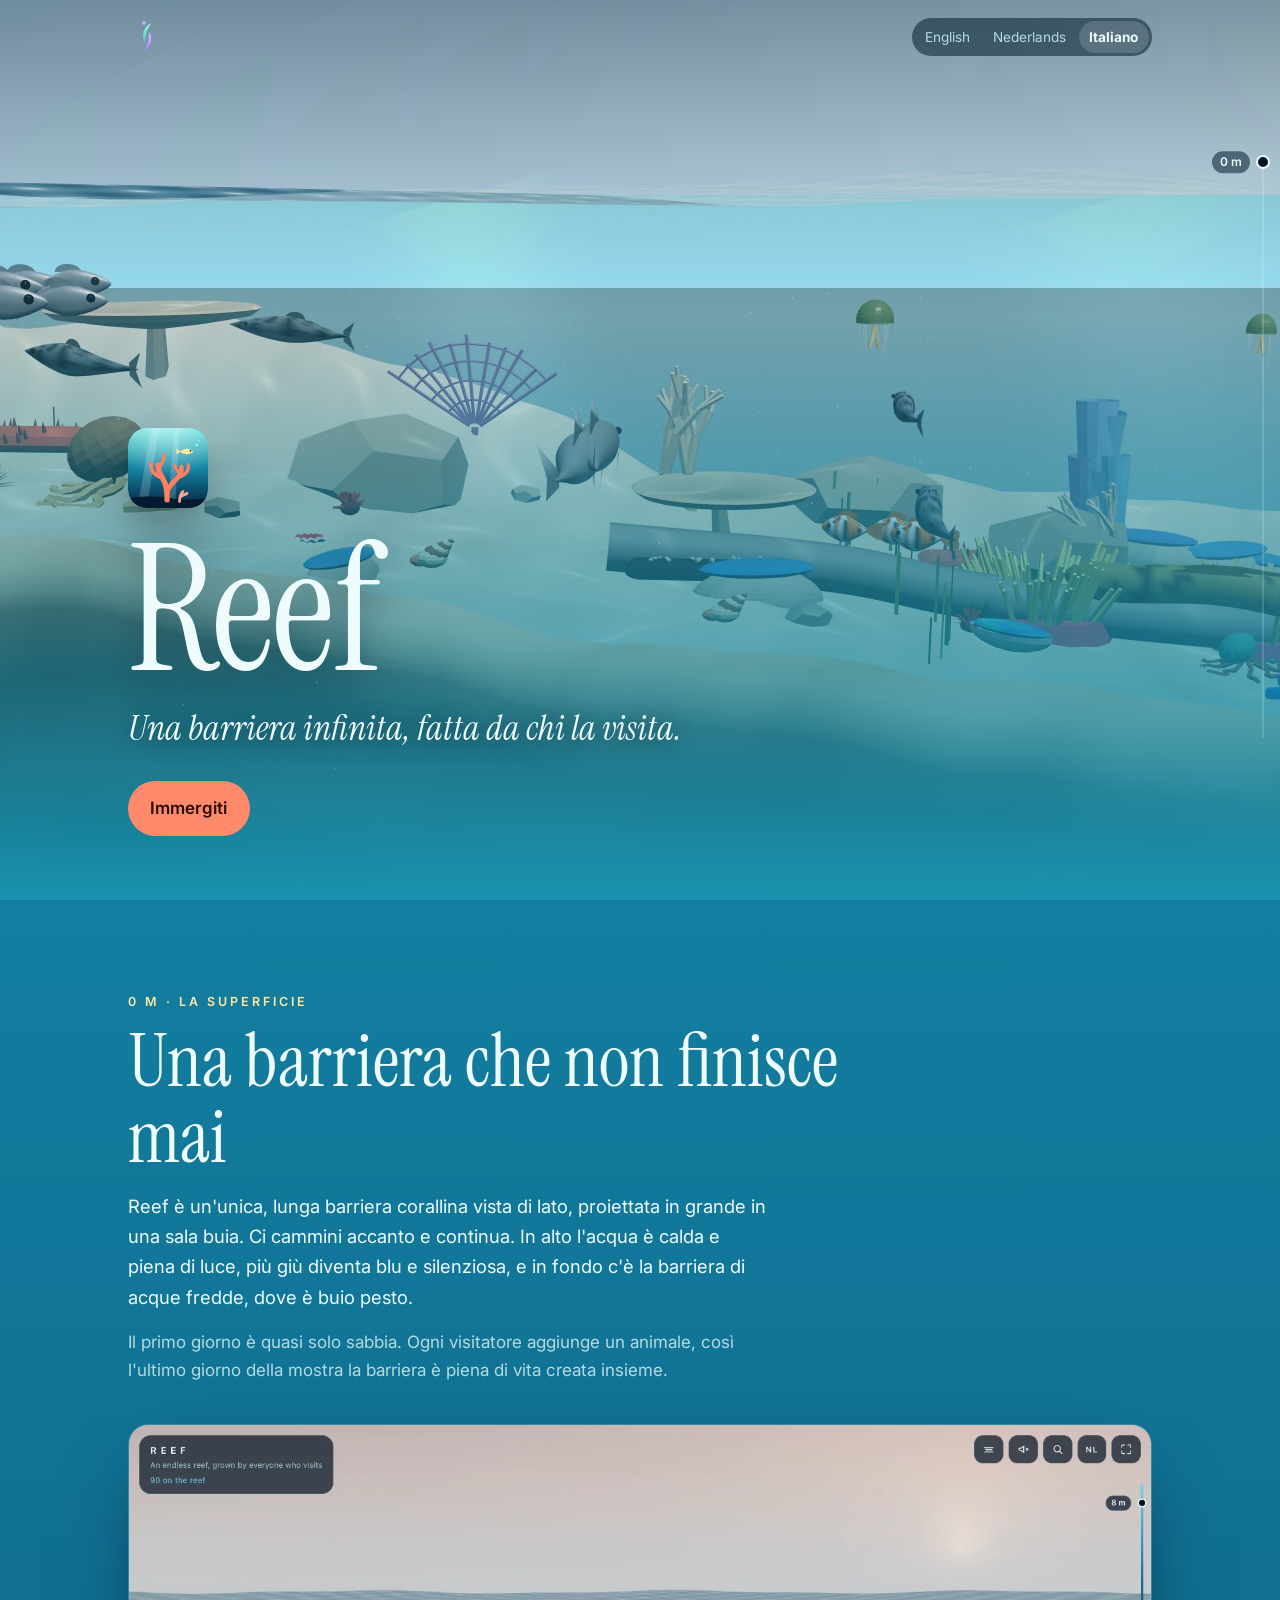
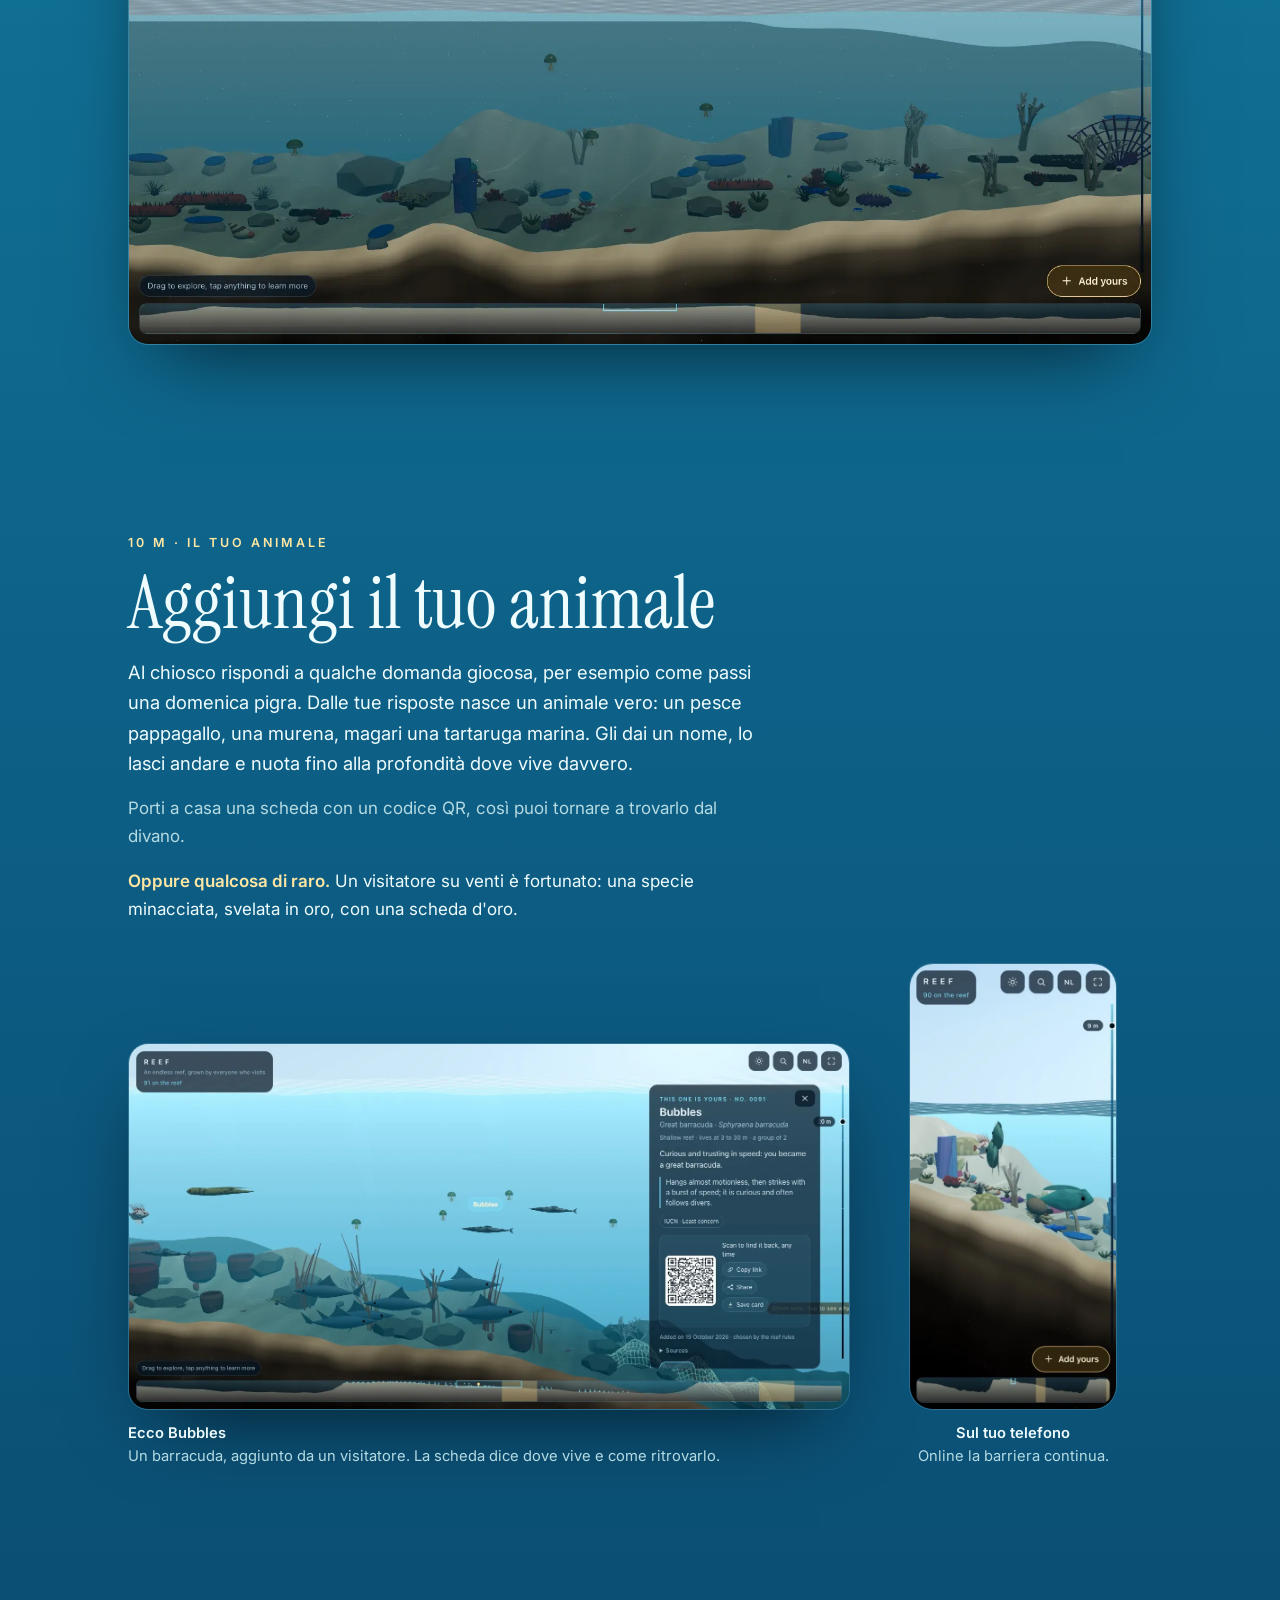
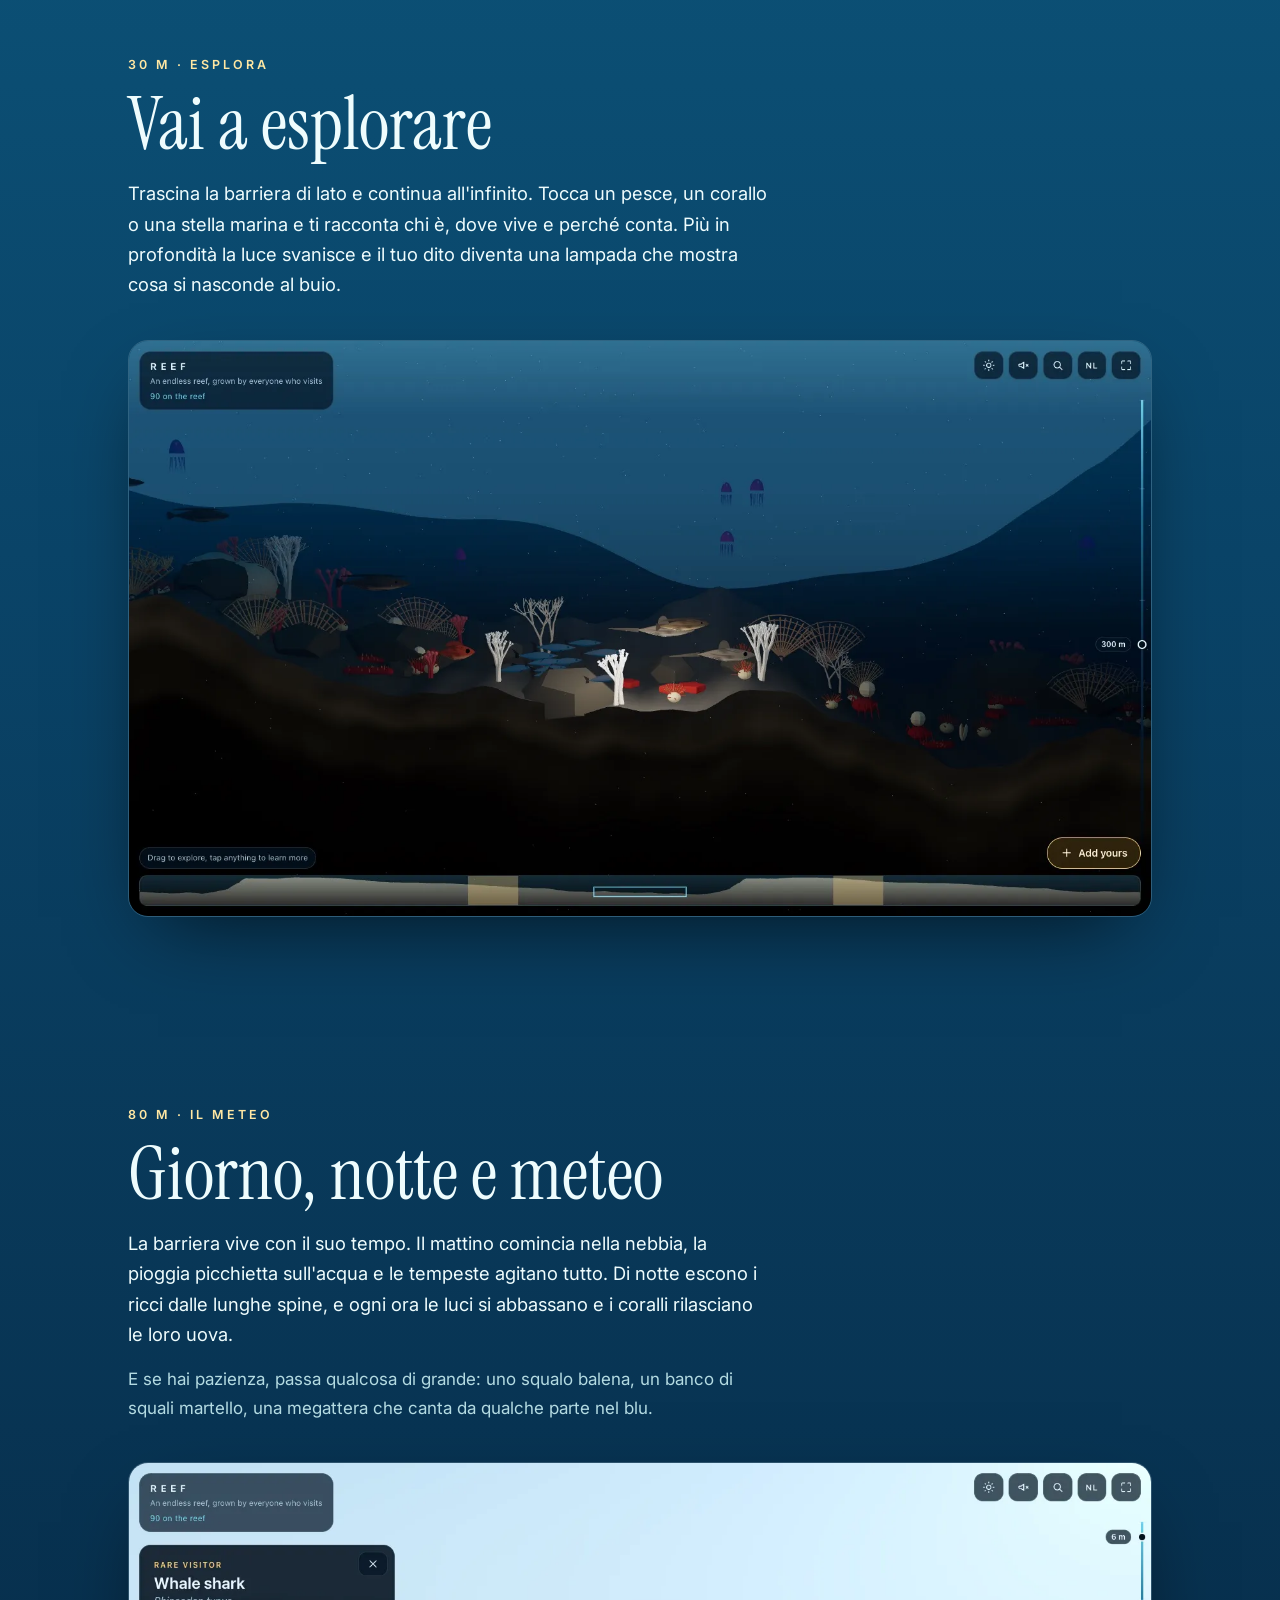
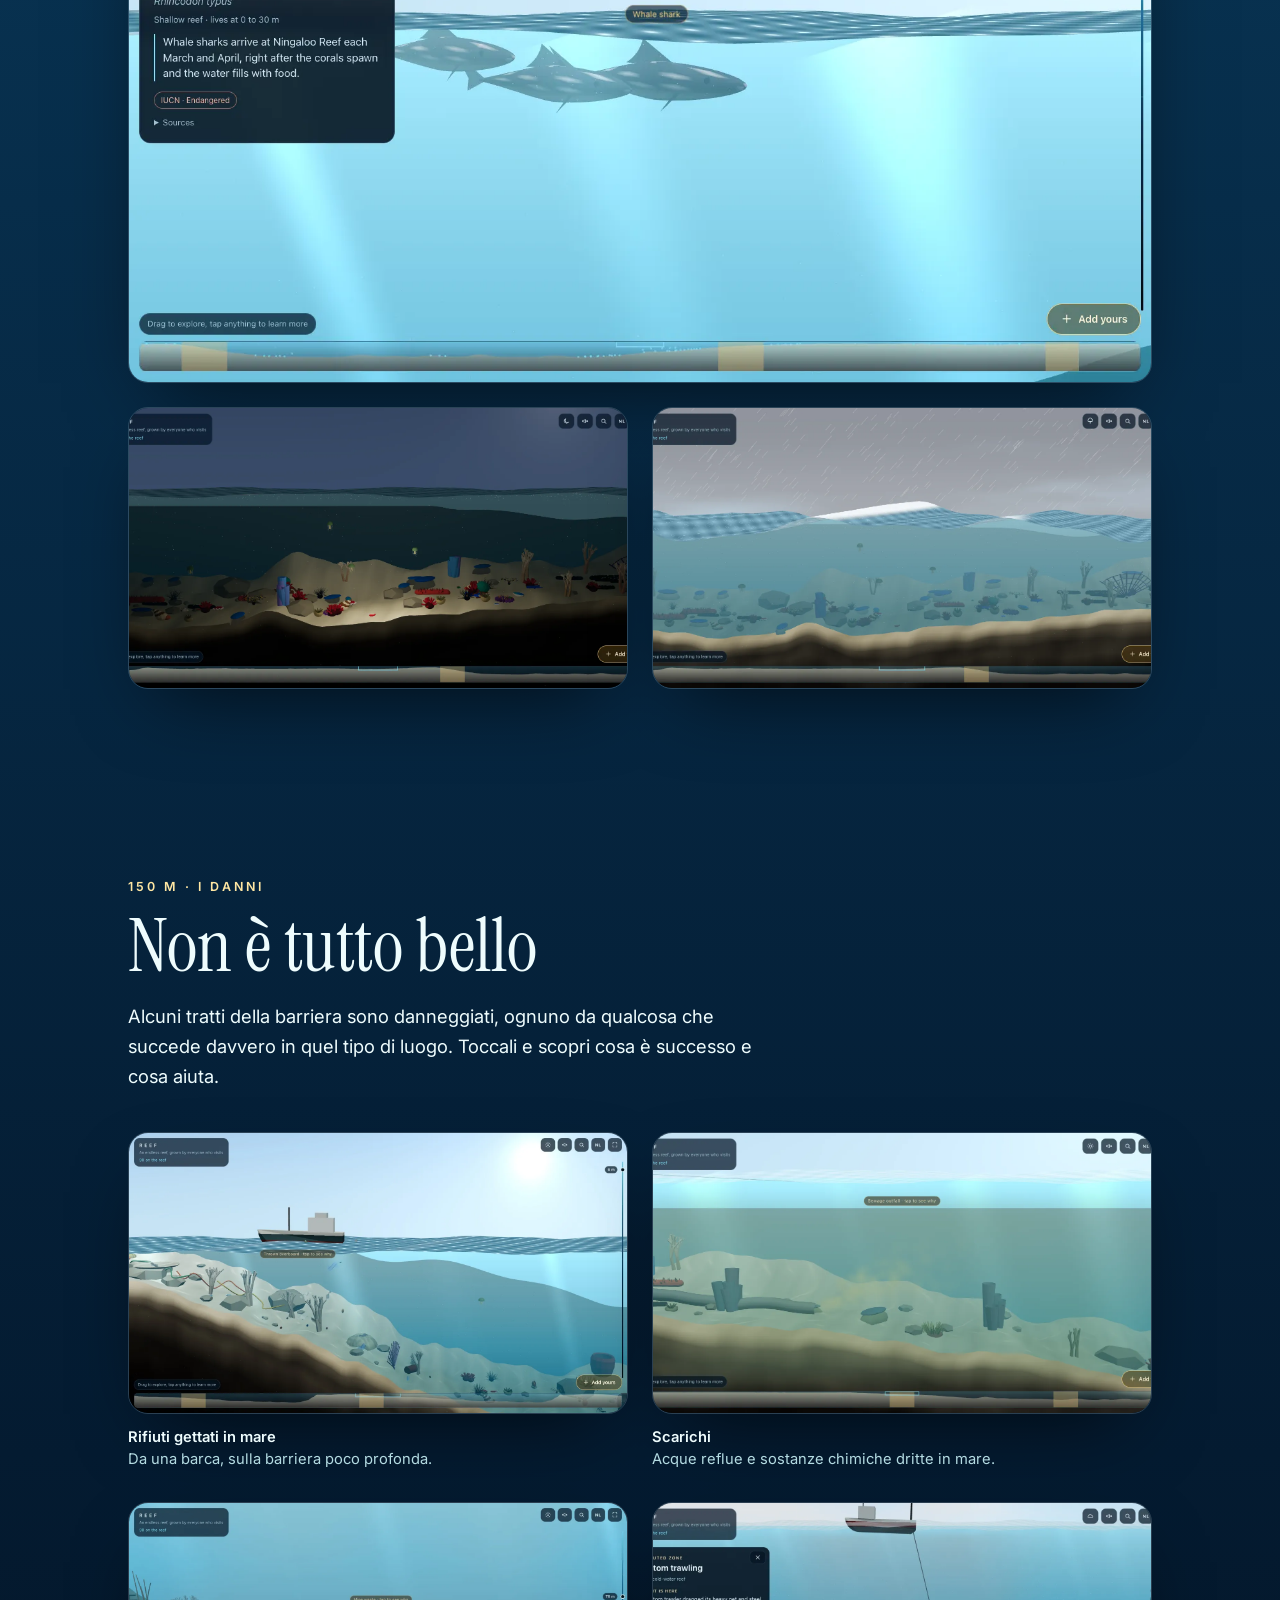
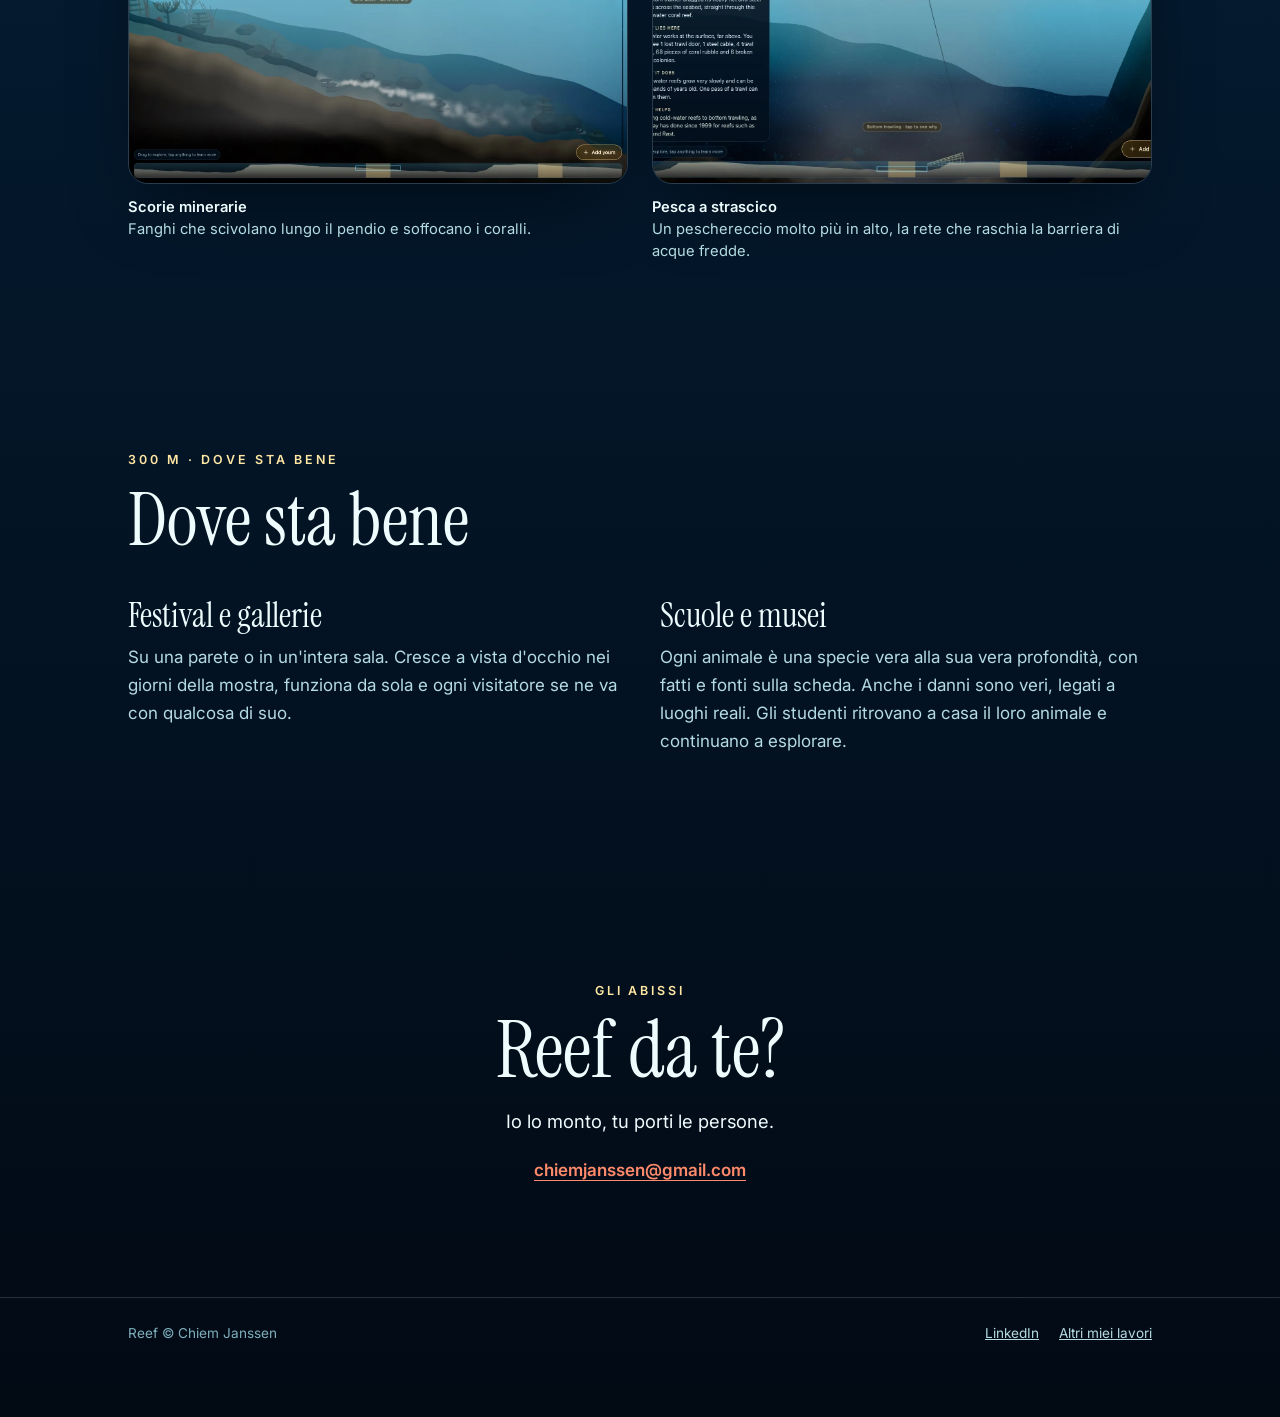
<file: reef/it/index.html>
<!doctype html>
<html lang="it">
<head>
<meta charset="utf-8">
<meta name="viewport" content="width=device-width, initial-scale=1">
<title>Reef: una barriera infinita, fatta da chi la visita</title>
<meta name="description" content="Un'installazione interattiva per festival, gallerie, scuole e musei. Ogni visitatore aggiunge un vero animale a un'unica barriera corallina infinita, con il meteo, la notte, visitatori rari e i danni che facciamo all'acqua.">
<meta name="theme-color" content="#1a93b0">
<link rel="icon" type="image/svg+xml" href="/reef/img/logo.svg">
<link rel="apple-touch-icon" href="/reef/img/icon-180.png">
<link rel="canonical" href="https://chiemjanssen.nl/reef/it/">
<link rel="alternate" hreflang="en" href="https://chiemjanssen.nl/reef/">
<link rel="alternate" hreflang="nl" href="https://chiemjanssen.nl/reef/nl/">
<link rel="alternate" hreflang="it" href="https://chiemjanssen.nl/reef/it/">
<link rel="alternate" hreflang="x-default" href="https://chiemjanssen.nl/reef/">
<meta property="og:type" content="website">
<meta property="og:title" content="Reef: una barriera infinita, fatta da chi la visita">
<meta property="og:description" content="Un'installazione interattiva per festival, gallerie, scuole e musei. Ogni visitatore aggiunge un vero animale a un'unica barriera corallina infinita, con il meteo, la notte, visitatori rari e i danni che facciamo all'acqua.">
<meta property="og:image" content="https://chiemjanssen.nl/reef/img/og-it.jpg">
<meta property="og:url" content="https://chiemjanssen.nl/reef/it/">
<meta name="twitter:card" content="summary_large_image">
<link rel="preconnect" href="https://fonts.googleapis.com">
<link rel="preconnect" href="https://fonts.gstatic.com" crossorigin>
<link rel="stylesheet" href="https://fonts.googleapis.com/css2?family=Instrument+Serif:ital@0;1&family=Inter:wght@400;600&display=swap">
<link rel="stylesheet" href="/reef/reef.css">
<script type="module" src="/assets/field.js"></script>
</head>
<body>
<canvas class="field" data-preset="snow" aria-hidden="true"></canvas>
<div class="gauge" aria-hidden="true"><span><b>0 m</b></span></div>
<div class="page">
<header class="topbar"><div class="wrap">
<a class="home" href="/it/" aria-label="Chiem Janssen"><img src="/assets/logo.svg" width="36" height="36" alt=""></a>
<nav class="lang"><a href="/reef/" hreflang="en" lang="en" aria-label="English"><span class="full">English</span><span class="short">EN</span></a><a href="/reef/nl/" hreflang="nl" lang="nl" aria-label="Nederlands"><span class="full">Nederlands</span><span class="short">NL</span></a><strong><span class="full">Italiano</span><span class="short">IT</span></strong></nav>
</div></header>
<main>
<section class="hero">
<div class="hero-bg"><img src="/reef/img/hero.webp" width="3200" height="1800" alt=""></div>
<div class="wrap">
<img class="hero-logo" src="/reef/img/logo.svg" width="80" height="80" alt="">
<h1>Reef</h1>
<p class="sub">Una barriera infinita, fatta da chi la visita.</p>
<div class="actions"><a class="btn btn-coral" href="#surface">Immergiti</a></div>
<!-- Online reef: add a link here once it is public. -->
</div>
</section>

<section class="zone" id="surface" data-depth="0"><div class="wrap">
<p class="depth">0 m · La superficie</p>
<h2>Una barriera che non finisce mai</h2>
<p class="lead">Reef è un'unica, lunga barriera corallina vista di lato, proiettata in grande in una sala buia. Ci cammini accanto e continua. In alto l'acqua è calda e piena di luce, più giù diventa blu e silenziosa, e in fondo c'è la barriera di acque fredde, dove è buio pesto.</p>
<p class="muted">Il primo giorno è quasi solo sabbia. Ogni visitatore aggiunge un animale, così l'ultimo giorno della mostra la barriera è piena di vita creata insieme.</p>
<div class="media"><div class="wide"><img src="/reef/img/mist-dawn.webp" width="1600" height="813" loading="lazy" alt="La barriera all'alba, con la nebbia sull'acqua"></div></div>
</div></section>

<section class="zone" data-depth="10"><div class="wrap">
<p class="depth">10 m · Il tuo animale</p>
<h2>Aggiungi il tuo animale</h2>
<p class="lead">Al chiosco rispondi a qualche domanda giocosa, per esempio come passi una domenica pigra. Dalle tue risposte nasce un animale vero: un pesce pappagallo, una murena, magari una tartaruga marina. Gli dai un nome, lo lasci andare e nuota fino alla profondità dove vive davvero.</p>
<p class="muted">Porti a casa una scheda con un codice QR, così puoi tornare a trovarlo dal divano.</p>
<p class="rare"><strong>Oppure qualcosa di raro.</strong> Un visitatore su venti è fortunato: una specie minacciata, svelata in oro, con una scheda d'oro.</p>
<div class="media split">
<figure><div class="wide"><img src="/reef/img/yours.webp" width="1600" height="813" loading="lazy" alt="Un barracuda di nome Bubbles, con la sua scheda e il codice QR"></div><figcaption><strong>Ecco Bubbles</strong>Un barracuda, aggiunto da un visitatore. La scheda dice dove vive e come ritrovarlo.</figcaption></figure>
<figure class="on-phone"><div class="phone"><img src="/reef/img/phone.webp" width="462" height="1000" loading="lazy" alt="La barriera su un telefono"></div><figcaption><strong>Sul tuo telefono</strong>Online la barriera continua.</figcaption></figure>
</div>
</div></section>

<section class="zone" data-depth="30"><div class="wrap">
<p class="depth">30 m · Esplora</p>
<h2>Vai a esplorare</h2>
<p class="lead">Trascina la barriera di lato e continua all'infinito. Tocca un pesce, un corallo o una stella marina e ti racconta chi è, dove vive e perché conta. Più in profondità la luce svanisce e il tuo dito diventa una lampada che mostra cosa si nasconde al buio.</p>
<div class="media"><div class="wide"><img src="/reef/img/deep-lamp.webp" width="1600" height="900" loading="lazy" alt="La barriera di acque fredde a 300 m, illuminata da una lampada"></div></div>
</div></section>

<section class="zone" data-depth="80"><div class="wrap">
<p class="depth">80 m · Il meteo</p>
<h2>Giorno, notte e meteo</h2>
<p class="lead">La barriera vive con il suo tempo. Il mattino comincia nella nebbia, la pioggia picchietta sull'acqua e le tempeste agitano tutto. Di notte escono i ricci dalle lunghe spine, e ogni ora le luci si abbassano e i coralli rilasciano le loro uova.</p>
<p class="muted">E se hai pazienza, passa qualcosa di grande: uno squalo balena, un banco di squali martello, una megattera che canta da qualche parte nel blu.</p>
<div class="media"><div class="wide"><img src="/reef/img/whale-shark.webp" width="1600" height="813" loading="lazy" alt="Squali balena che scivolano sotto le onde, con la loro scheda"></div></div>
<div class="gallery">
<div class="wide"><img src="/reef/img/night.webp" width="1600" height="813" loading="lazy" alt="Notte sulla barriera"></div>
<div class="wide"><img src="/reef/img/storm.webp" width="1600" height="813" loading="lazy" alt="Una tempesta: onde, pioggia e acqua torbida"></div>
</div>
</div></section>

<section class="zone" data-depth="150"><div class="wrap">
<p class="depth">150 m · I danni</p>
<h2>Non è tutto bello</h2>
<p class="lead">Alcuni tratti della barriera sono danneggiati, ognuno da qualcosa che succede davvero in quel tipo di luogo. Toccali e scopri cosa è successo e cosa aiuta.</p>
<ul class="slides"><li><figure><div class="wide"><img src="/reef/img/thrown-overboard.webp" width="1600" height="900" loading="lazy" alt="Rifiuti gettati in mare da una barca"></div><figcaption><strong>Rifiuti gettati in mare</strong>Da una barca, sulla barriera poco profonda.</figcaption></figure></li><li><figure><div class="wide"><img src="/reef/img/outfall.webp" width="1600" height="813" loading="lazy" alt="Uno scarico fognario che intorbidisce l'acqua sopra la barriera"></div><figcaption><strong>Scarichi</strong>Acque reflue e sostanze chimiche dritte in mare.</figcaption></figure></li><li><figure><div class="wide"><img src="/reef/img/mine-waste.webp" width="1600" height="900" loading="lazy" alt="Scorie minerarie che scivolano lungo il pendio"></div><figcaption><strong>Scorie minerarie</strong>Fanghi che scivolano lungo il pendio e soffocano i coralli.</figcaption></figure></li><li><figure><div class="wide"><img src="/reef/img/bottom-trawling.webp" width="1600" height="900" loading="lazy" alt="Pesca a strascico, dal peschereccio fino al fondale"></div><figcaption><strong>Pesca a strascico</strong>Un peschereccio molto più in alto, la rete che raschia la barriera di acque fredde.</figcaption></figure></li></ul>
</div></section>

<section class="zone" data-depth="300"><div class="wrap">
<p class="depth">300 m · Dove sta bene</p>
<h2>Dove sta bene</h2>
<div class="fits">
<div><h3>Festival e gallerie</h3><p>Su una parete o in un'intera sala. Cresce a vista d'occhio nei giorni della mostra, funziona da sola e ogni visitatore se ne va con qualcosa di suo.</p></div>
<div><h3>Scuole e musei</h3><p>Ogni animale è una specie vera alla sua vera profondità, con fatti e fonti sulla scheda. Anche i danni sono veri, legati a luoghi reali. Gli studenti ritrovano a casa il loro animale e continuano a esplorare.</p></div>
</div>
</div></section>

<section class="cta" id="contact" data-depth="400"><div class="wrap">
<p class="depth">Gli abissi</p>
<h2>Reef da te?</h2>
<p class="lead">Io lo monto, tu porti le persone.</p>
<p><a class="mail" href="mailto:chiemjanssen@gmail.com?subject=Reef&body=Ciao%20Chiem%2C%0A%0A">chiemjanssen@gmail.com</a></p>
</div></section>
</main>
<footer><div class="wrap">
<span>Reef &copy; Chiem Janssen</span>
<span class="links"><a href="https://www.linkedin.com/in/chiemjanssen/" rel="me noopener">LinkedIn</a><a href="/it/">Altri miei lavori</a></span>
</div></footer>
</div>
<script>
// Depth gauge: interpolates the metres between the zones' data-depth as you scroll.
(() => {
  const dot = document.querySelector('.gauge span');
  const label = dot.querySelector('b');
  const zones = [...document.querySelectorAll('[data-depth]')];
  const update = () => {
    const max = document.documentElement.scrollHeight - innerHeight;
    const f = max > 0 ? Math.min(scrollY / max, 1) : 0;
    dot.style.top = (f * 100) + '%';
    const mid = scrollY + innerHeight / 2;
    let m = 0;
    for (let i = 0; i < zones.length; i++) {
      const a = zones[i], b = zones[i + 1];
      const ya = a.offsetTop, da = +a.dataset.depth;
      if (mid < ya) break;
      if (!b) { m = da; break; }
      const yb = b.offsetTop, db = +b.dataset.depth;
      m = mid < yb ? da + (db - da) * (mid - ya) / (yb - ya) : db;
    }
    label.textContent = Math.round(m) + ' m';
  };
  addEventListener('scroll', update, { passive: true });
  addEventListener('resize', update);
  update();
})();
</script>
</body>
</html>
</file>
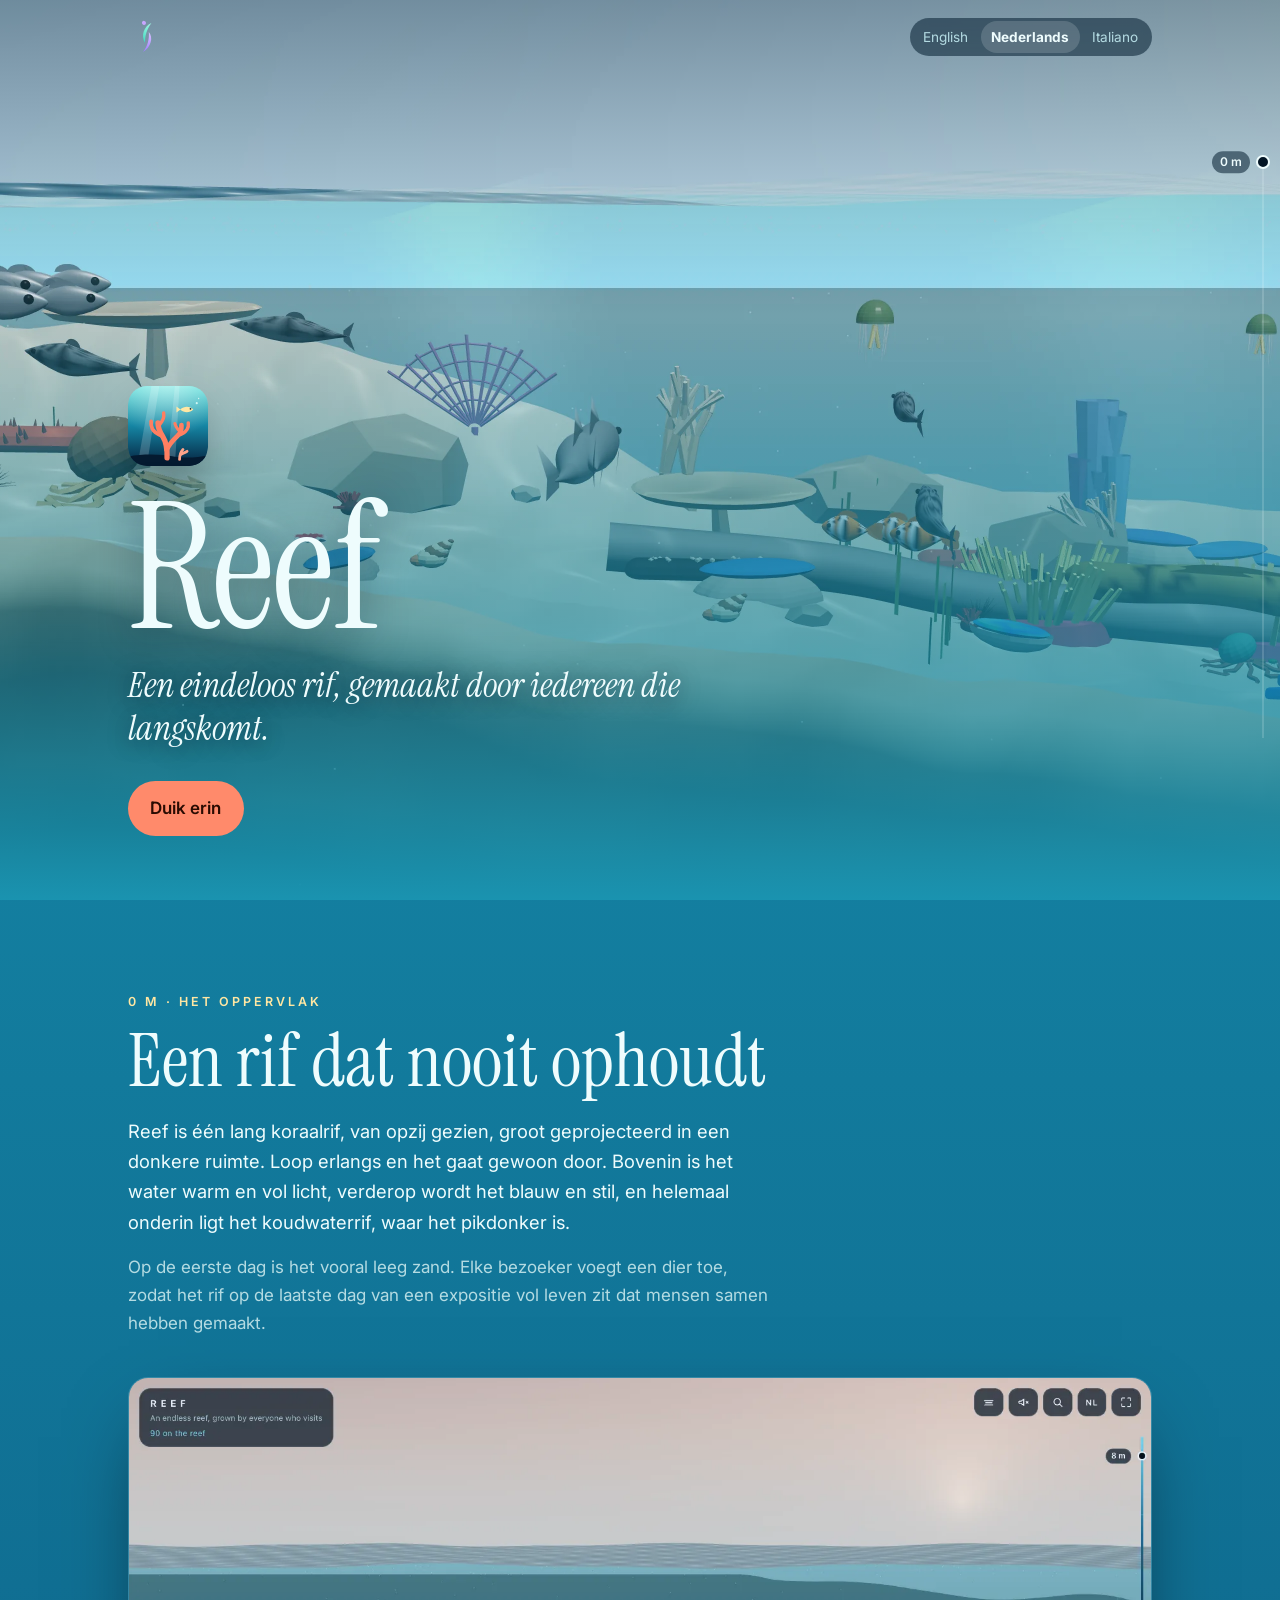
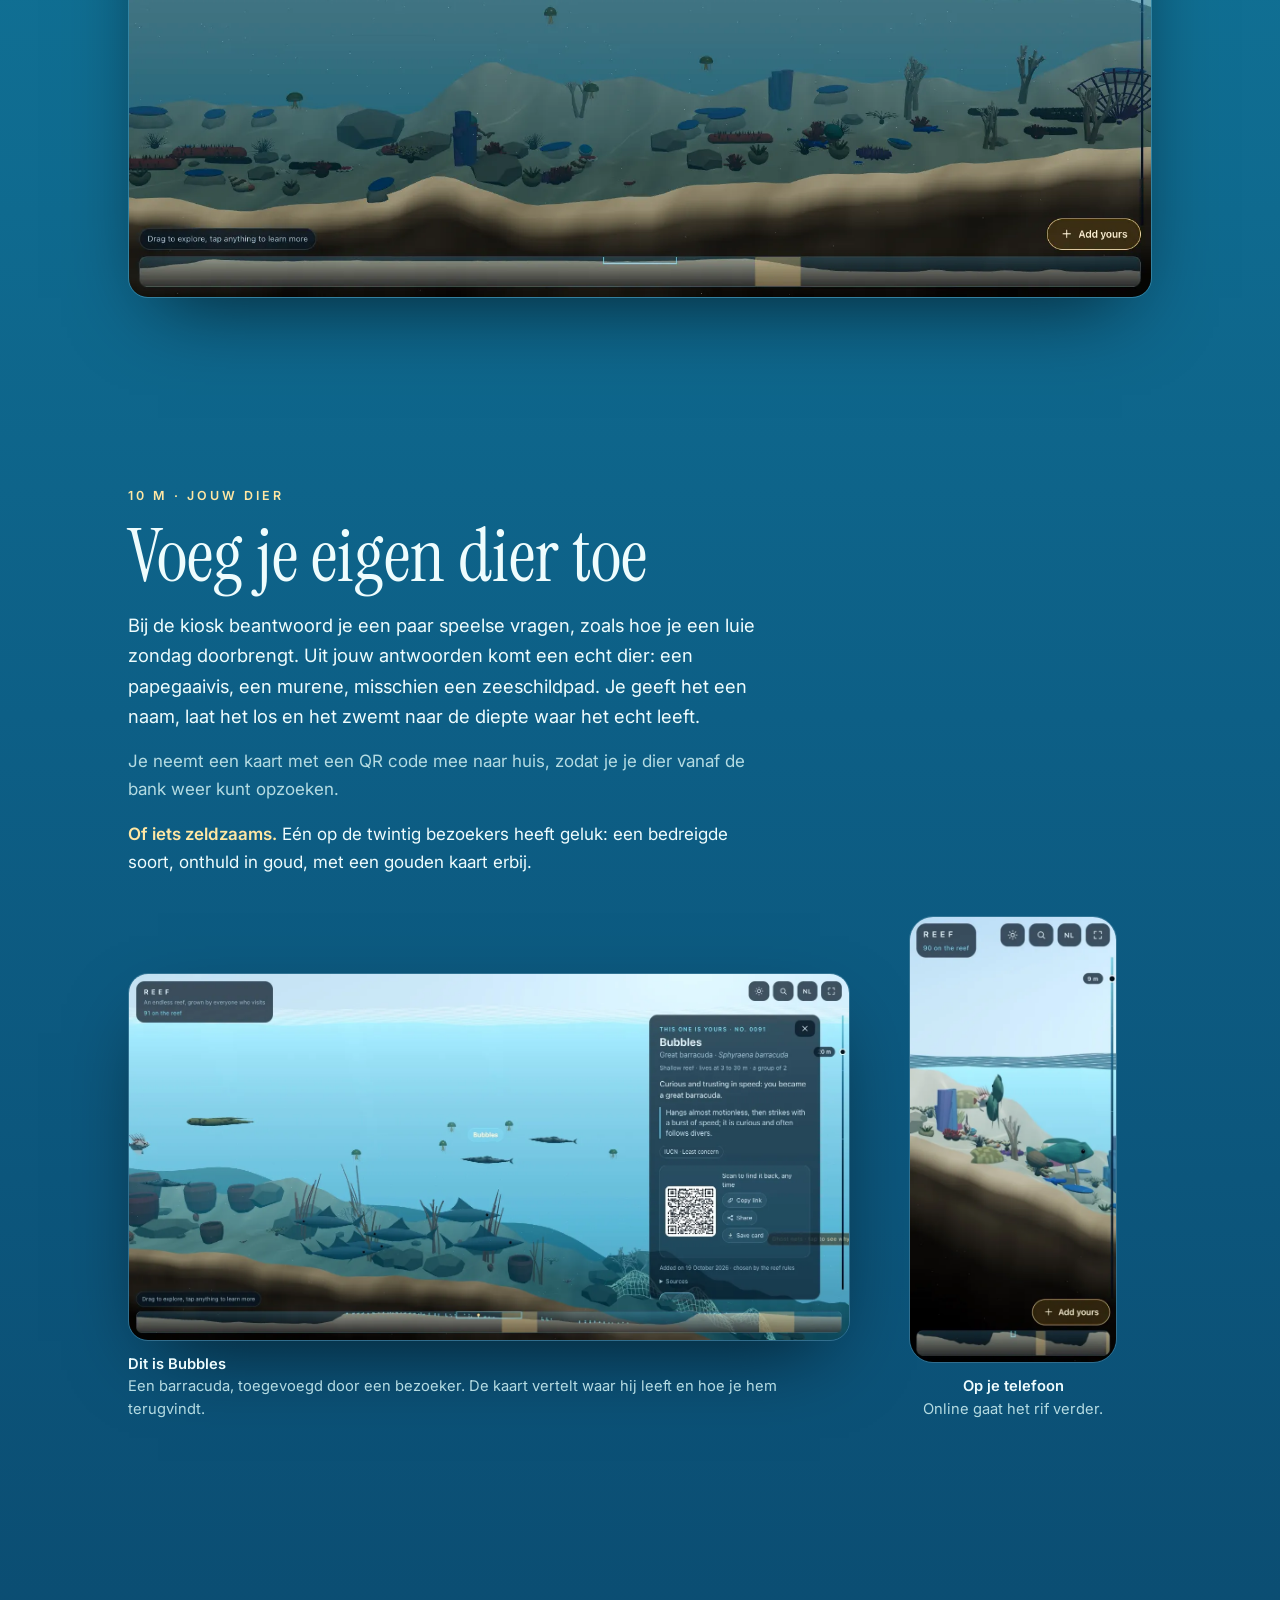
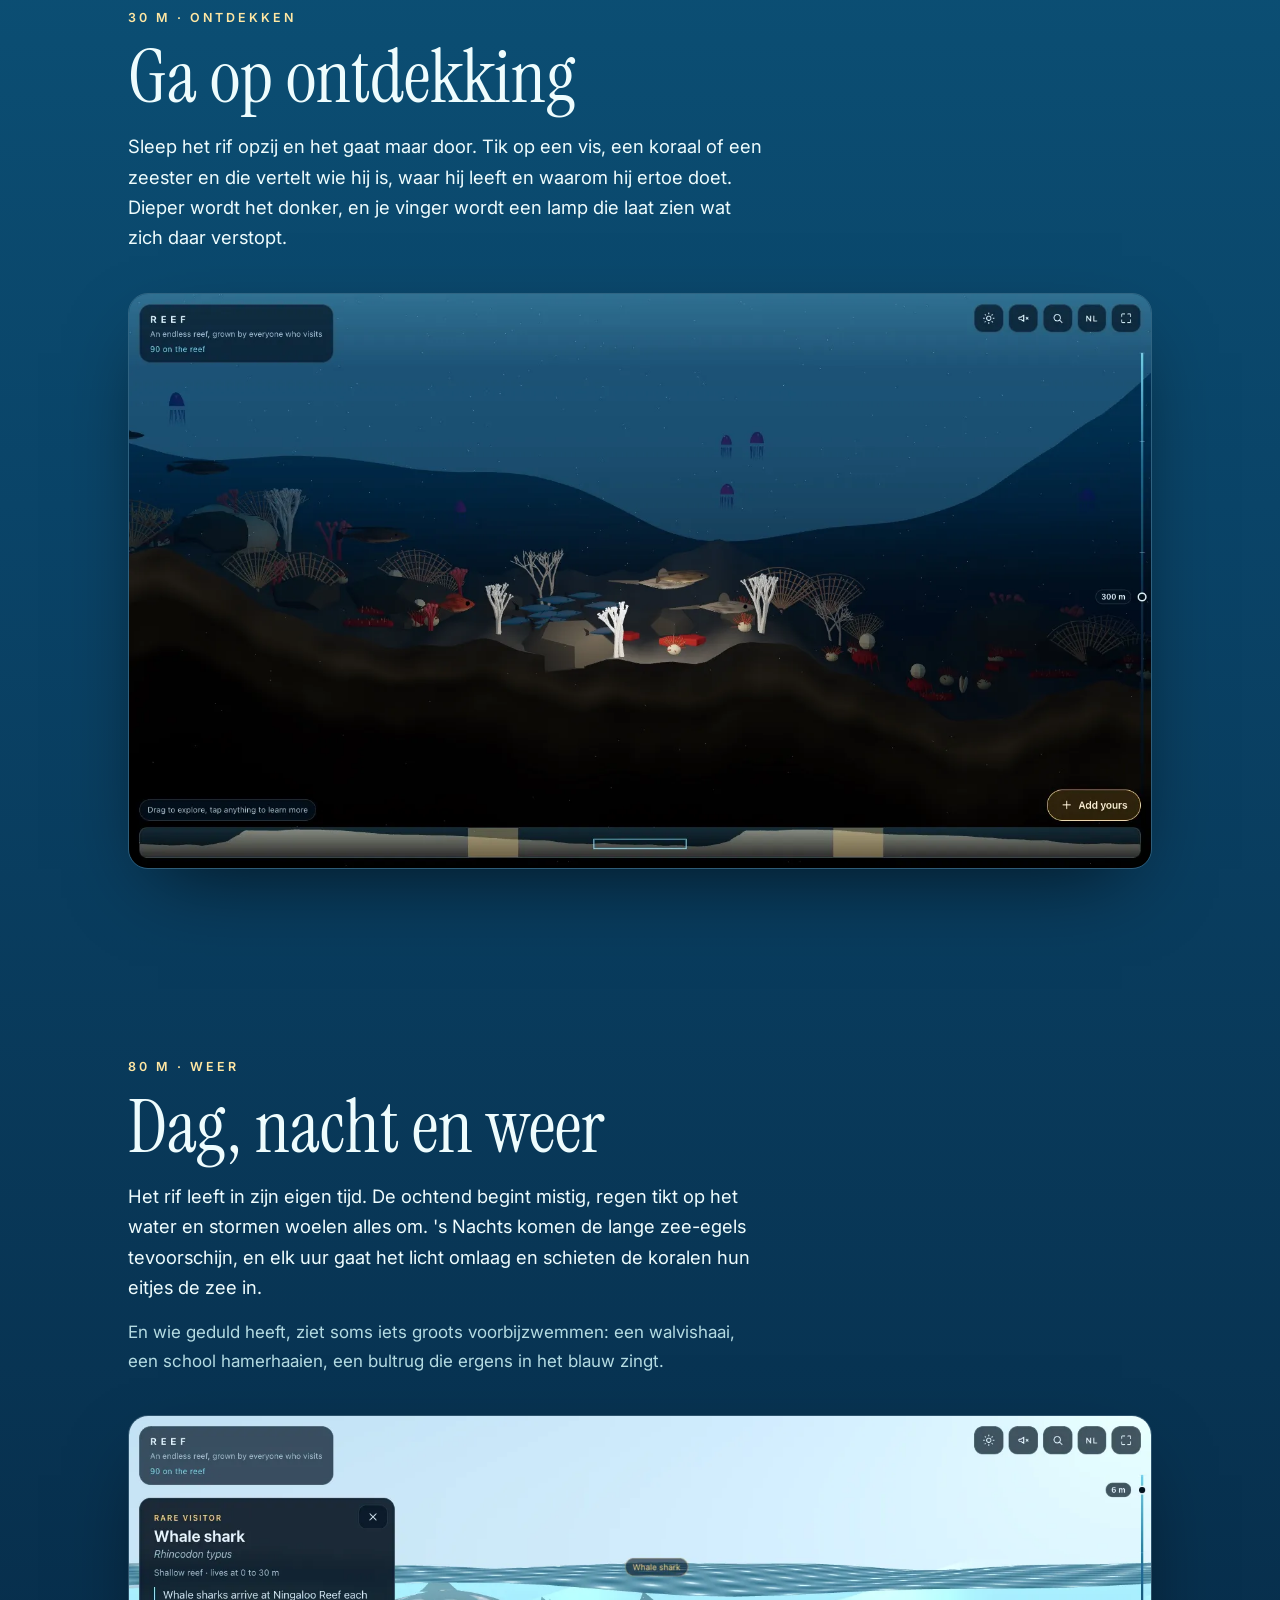
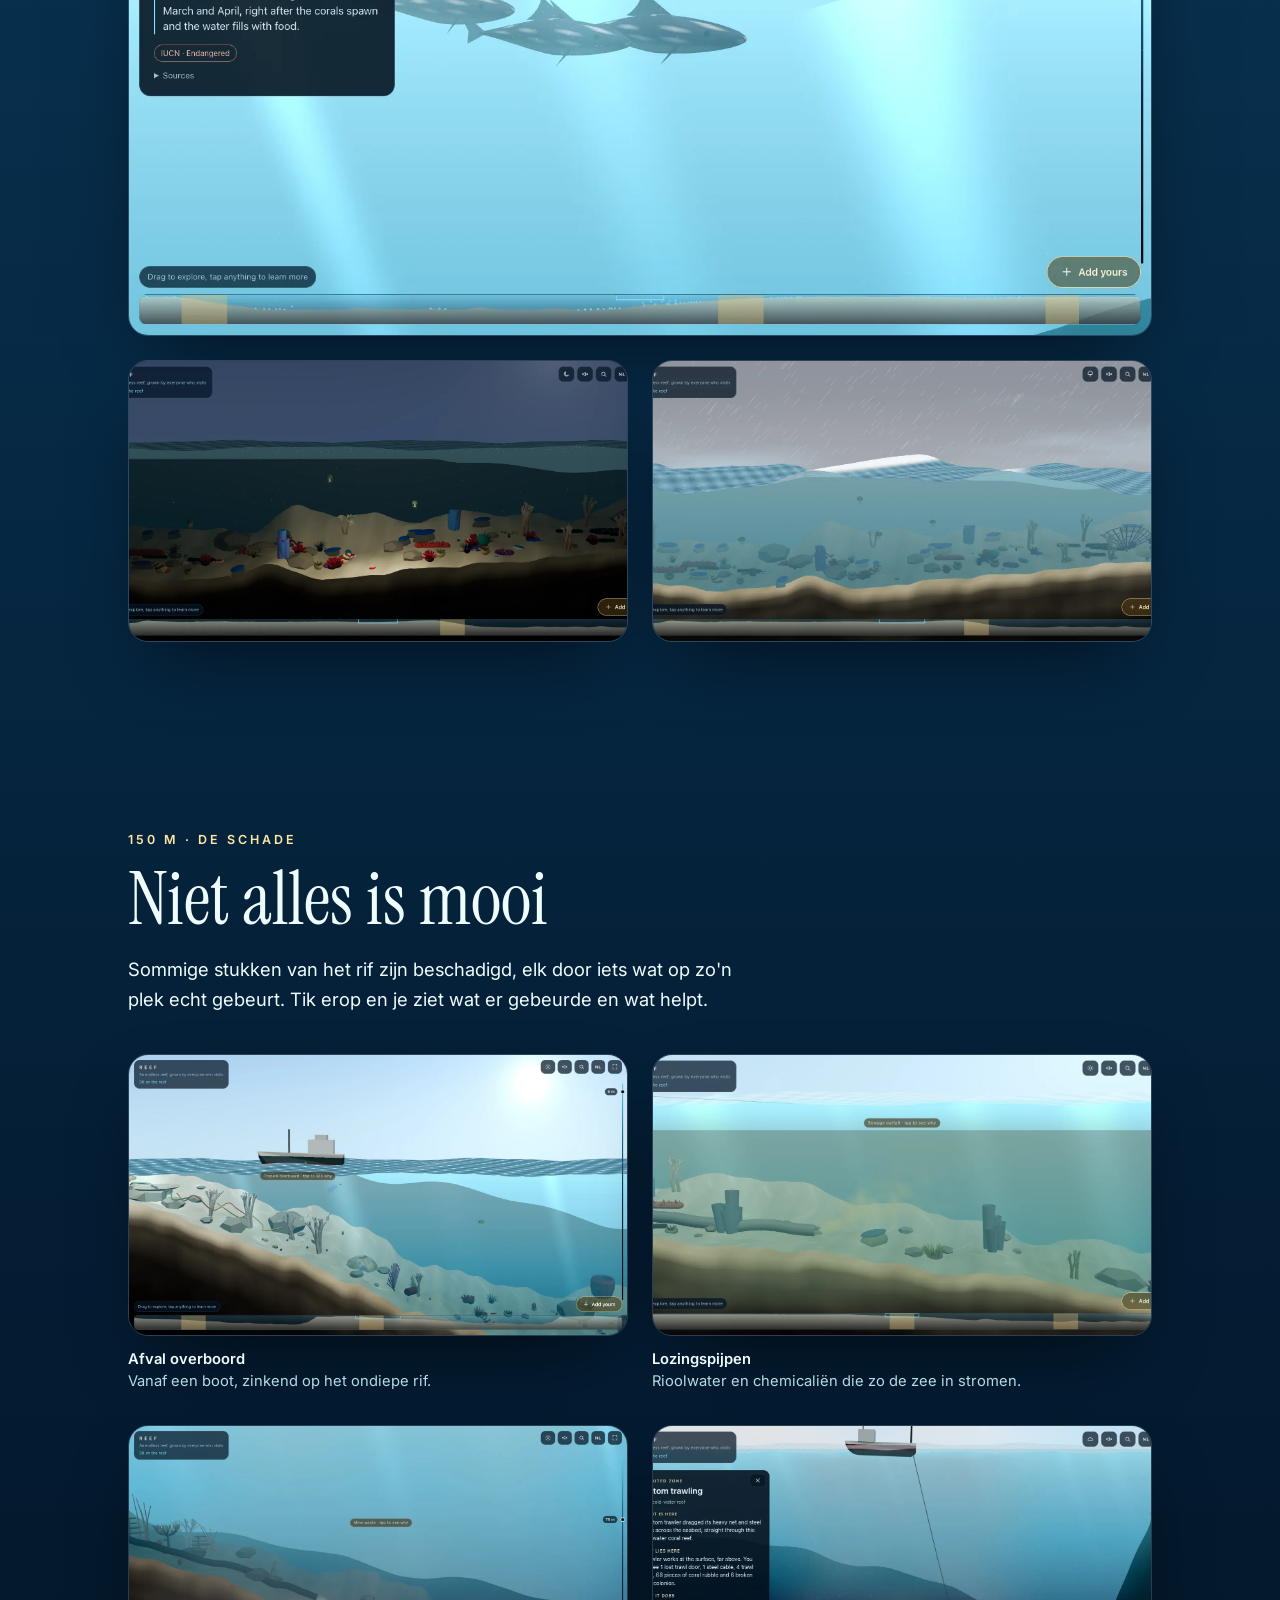
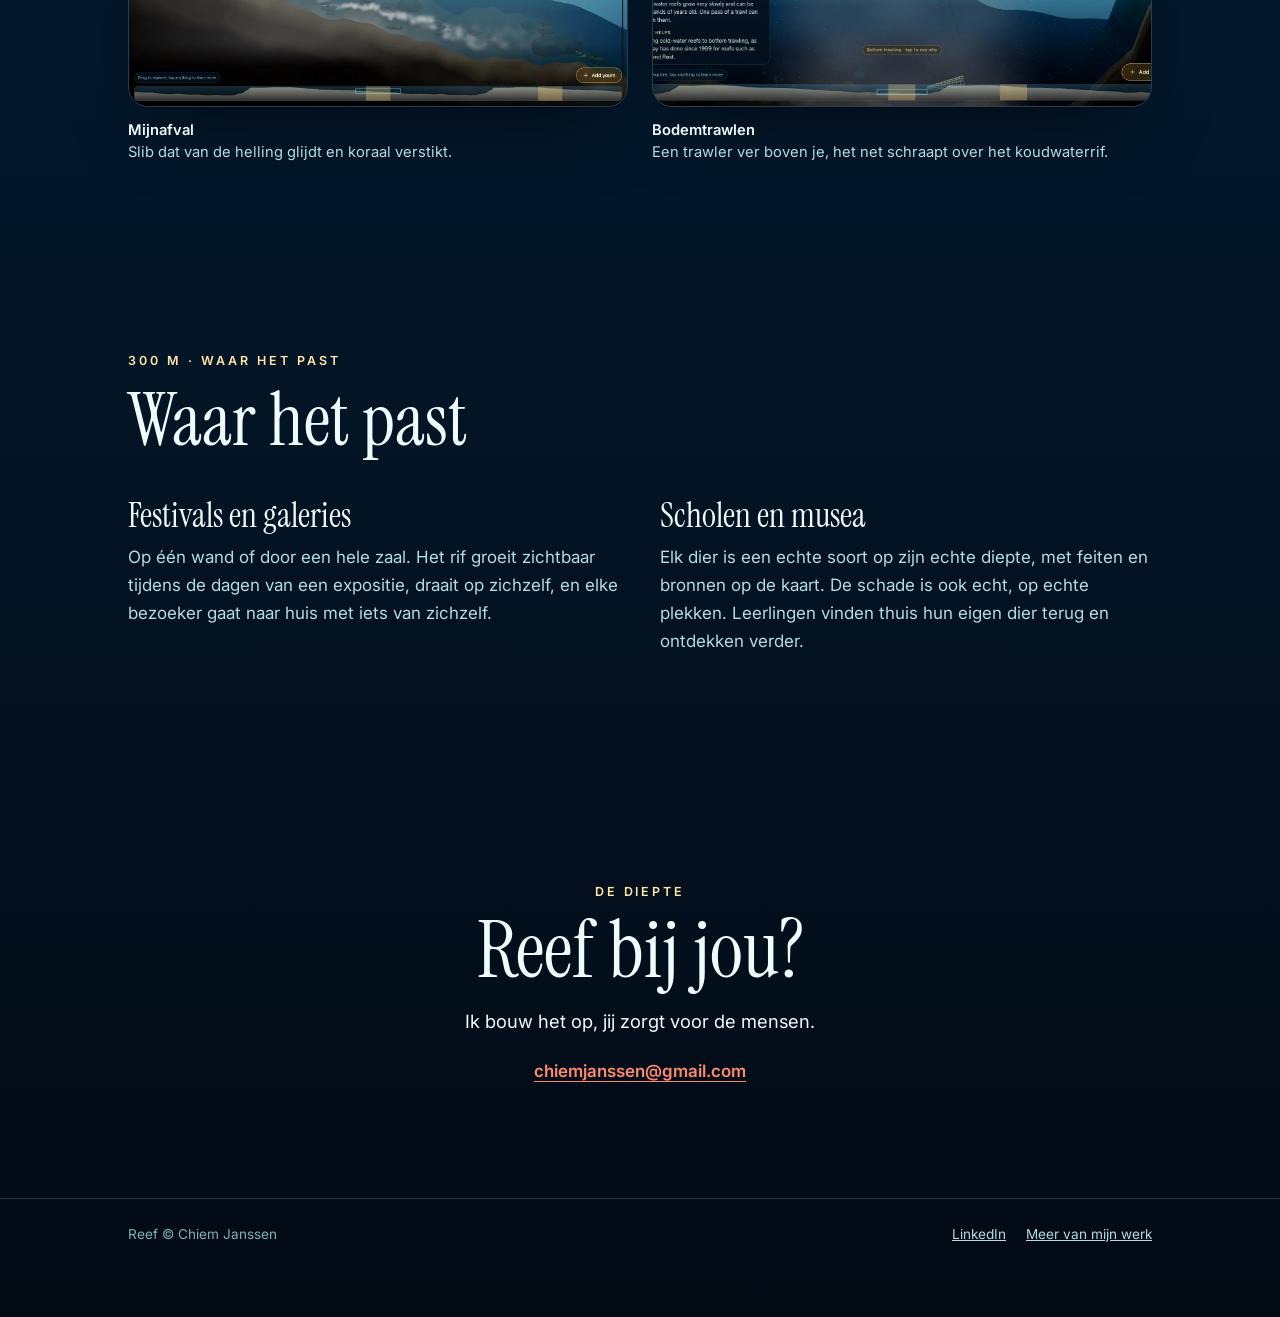
<file: reef/nl/index.html>
<!doctype html>
<html lang="nl">
<head>
<meta charset="utf-8">
<meta name="viewport" content="width=device-width, initial-scale=1">
<title>Reef: een eindeloos rif, gemaakt door iedereen die langskomt</title>
<meta name="description" content="Een interactieve installatie voor festivals, galeries, scholen en musea. Elke bezoeker voegt een echt rifdier toe aan één eindeloos rif, met weer, nacht, zeldzame bezoekers en de schade die wij het water aandoen.">
<meta name="theme-color" content="#1a93b0">
<link rel="icon" type="image/svg+xml" href="/reef/img/logo.svg">
<link rel="apple-touch-icon" href="/reef/img/icon-180.png">
<link rel="canonical" href="https://chiemjanssen.nl/reef/nl/">
<link rel="alternate" hreflang="en" href="https://chiemjanssen.nl/reef/">
<link rel="alternate" hreflang="nl" href="https://chiemjanssen.nl/reef/nl/">
<link rel="alternate" hreflang="it" href="https://chiemjanssen.nl/reef/it/">
<link rel="alternate" hreflang="x-default" href="https://chiemjanssen.nl/reef/">
<meta property="og:type" content="website">
<meta property="og:title" content="Reef: een eindeloos rif, gemaakt door iedereen die langskomt">
<meta property="og:description" content="Een interactieve installatie voor festivals, galeries, scholen en musea. Elke bezoeker voegt een echt rifdier toe aan één eindeloos rif, met weer, nacht, zeldzame bezoekers en de schade die wij het water aandoen.">
<meta property="og:image" content="https://chiemjanssen.nl/reef/img/og-nl.jpg">
<meta property="og:url" content="https://chiemjanssen.nl/reef/nl/">
<meta name="twitter:card" content="summary_large_image">
<link rel="preconnect" href="https://fonts.googleapis.com">
<link rel="preconnect" href="https://fonts.gstatic.com" crossorigin>
<link rel="stylesheet" href="https://fonts.googleapis.com/css2?family=Instrument+Serif:ital@0;1&family=Inter:wght@400;600&display=swap">
<link rel="stylesheet" href="/reef/reef.css">
<script type="module" src="/assets/field.js"></script>
</head>
<body>
<canvas class="field" data-preset="snow" aria-hidden="true"></canvas>
<div class="gauge" aria-hidden="true"><span><b>0 m</b></span></div>
<div class="page">
<header class="topbar"><div class="wrap">
<a class="home" href="/nl/" aria-label="Chiem Janssen"><img src="/assets/logo.svg" width="36" height="36" alt=""></a>
<nav class="lang"><a href="/reef/" hreflang="en" lang="en" aria-label="English"><span class="full">English</span><span class="short">EN</span></a><strong><span class="full">Nederlands</span><span class="short">NL</span></strong><a href="/reef/it/" hreflang="it" lang="it" aria-label="Italiano"><span class="full">Italiano</span><span class="short">IT</span></a></nav>
</div></header>
<main>
<section class="hero">
<div class="hero-bg"><img src="/reef/img/hero.webp" width="3200" height="1800" alt=""></div>
<div class="wrap">
<img class="hero-logo" src="/reef/img/logo.svg" width="80" height="80" alt="">
<h1>Reef</h1>
<p class="sub">Een eindeloos rif, gemaakt door iedereen die langskomt.</p>
<div class="actions"><a class="btn btn-coral" href="#surface">Duik erin</a></div>
<!-- Online reef: add a link here once it is public. -->
</div>
</section>

<section class="zone" id="surface" data-depth="0"><div class="wrap">
<p class="depth">0 m · Het oppervlak</p>
<h2>Een rif dat nooit ophoudt</h2>
<p class="lead">Reef is één lang koraalrif, van opzij gezien, groot geprojecteerd in een donkere ruimte. Loop erlangs en het gaat gewoon door. Bovenin is het water warm en vol licht, verderop wordt het blauw en stil, en helemaal onderin ligt het koudwaterrif, waar het pikdonker is.</p>
<p class="muted">Op de eerste dag is het vooral leeg zand. Elke bezoeker voegt een dier toe, zodat het rif op de laatste dag van een expositie vol leven zit dat mensen samen hebben gemaakt.</p>
<div class="media"><div class="wide"><img src="/reef/img/mist-dawn.webp" width="1600" height="813" loading="lazy" alt="Het rif bij zonsopgang, met mist boven het water"></div></div>
</div></section>

<section class="zone" data-depth="10"><div class="wrap">
<p class="depth">10 m · Jouw dier</p>
<h2>Voeg je eigen dier toe</h2>
<p class="lead">Bij de kiosk beantwoord je een paar speelse vragen, zoals hoe je een luie zondag doorbrengt. Uit jouw antwoorden komt een echt dier: een papegaaivis, een murene, misschien een zeeschildpad. Je geeft het een naam, laat het los en het zwemt naar de diepte waar het echt leeft.</p>
<p class="muted">Je neemt een kaart met een QR code mee naar huis, zodat je je dier vanaf de bank weer kunt opzoeken.</p>
<p class="rare"><strong>Of iets zeldzaams.</strong> Eén op de twintig bezoekers heeft geluk: een bedreigde soort, onthuld in goud, met een gouden kaart erbij.</p>
<div class="media split">
<figure><div class="wide"><img src="/reef/img/yours.webp" width="1600" height="813" loading="lazy" alt="Een barracuda die Bubbles heet, met zijn kaart en QR code"></div><figcaption><strong>Dit is Bubbles</strong>Een barracuda, toegevoegd door een bezoeker. De kaart vertelt waar hij leeft en hoe je hem terugvindt.</figcaption></figure>
<figure class="on-phone"><div class="phone"><img src="/reef/img/phone.webp" width="462" height="1000" loading="lazy" alt="Het rif op een telefoon"></div><figcaption><strong>Op je telefoon</strong>Online gaat het rif verder.</figcaption></figure>
</div>
</div></section>

<section class="zone" data-depth="30"><div class="wrap">
<p class="depth">30 m · Ontdekken</p>
<h2>Ga op ontdekking</h2>
<p class="lead">Sleep het rif opzij en het gaat maar door. Tik op een vis, een koraal of een zeester en die vertelt wie hij is, waar hij leeft en waarom hij ertoe doet. Dieper wordt het donker, en je vinger wordt een lamp die laat zien wat zich daar verstopt.</p>
<div class="media"><div class="wide"><img src="/reef/img/deep-lamp.webp" width="1600" height="900" loading="lazy" alt="Het koudwaterrif op 300 m, verlicht door een lamp"></div></div>
</div></section>

<section class="zone" data-depth="80"><div class="wrap">
<p class="depth">80 m · Weer</p>
<h2>Dag, nacht en weer</h2>
<p class="lead">Het rif leeft in zijn eigen tijd. De ochtend begint mistig, regen tikt op het water en stormen woelen alles om. 's Nachts komen de lange zee-egels tevoorschijn, en elk uur gaat het licht omlaag en schieten de koralen hun eitjes de zee in.</p>
<p class="muted">En wie geduld heeft, ziet soms iets groots voorbijzwemmen: een walvishaai, een school hamerhaaien, een bultrug die ergens in het blauw zingt.</p>
<div class="media"><div class="wide"><img src="/reef/img/whale-shark.webp" width="1600" height="813" loading="lazy" alt="Walvishaaien die onder de golven door glijden, met hun kaart"></div></div>
<div class="gallery">
<div class="wide"><img src="/reef/img/night.webp" width="1600" height="813" loading="lazy" alt="Nacht op het rif"></div>
<div class="wide"><img src="/reef/img/storm.webp" width="1600" height="813" loading="lazy" alt="Een storm: golven, regen en troebel water"></div>
</div>
</div></section>

<section class="zone" data-depth="150"><div class="wrap">
<p class="depth">150 m · De schade</p>
<h2>Niet alles is mooi</h2>
<p class="lead">Sommige stukken van het rif zijn beschadigd, elk door iets wat op zo'n plek echt gebeurt. Tik erop en je ziet wat er gebeurde en wat helpt.</p>
<ul class="slides"><li><figure><div class="wide"><img src="/reef/img/thrown-overboard.webp" width="1600" height="900" loading="lazy" alt="Afval dat van een boot overboord gaat"></div><figcaption><strong>Afval overboord</strong>Vanaf een boot, zinkend op het ondiepe rif.</figcaption></figure></li><li><figure><div class="wide"><img src="/reef/img/outfall.webp" width="1600" height="813" loading="lazy" alt="Een rioolpijp die het water boven het rif troebel maakt"></div><figcaption><strong>Lozingspijpen</strong>Rioolwater en chemicaliën die zo de zee in stromen.</figcaption></figure></li><li><figure><div class="wide"><img src="/reef/img/mine-waste.webp" width="1600" height="900" loading="lazy" alt="Mijnafval dat van de rifhelling glijdt"></div><figcaption><strong>Mijnafval</strong>Slib dat van de helling glijdt en koraal verstikt.</figcaption></figure></li><li><figure><div class="wide"><img src="/reef/img/bottom-trawling.webp" width="1600" height="900" loading="lazy" alt="Bodemtrawlen, van de trawler tot op de zeebodem"></div><figcaption><strong>Bodemtrawlen</strong>Een trawler ver boven je, het net schraapt over het koudwaterrif.</figcaption></figure></li></ul>
</div></section>

<section class="zone" data-depth="300"><div class="wrap">
<p class="depth">300 m · Waar het past</p>
<h2>Waar het past</h2>
<div class="fits">
<div><h3>Festivals en galeries</h3><p>Op één wand of door een hele zaal. Het rif groeit zichtbaar tijdens de dagen van een expositie, draait op zichzelf, en elke bezoeker gaat naar huis met iets van zichzelf.</p></div>
<div><h3>Scholen en musea</h3><p>Elk dier is een echte soort op zijn echte diepte, met feiten en bronnen op de kaart. De schade is ook echt, op echte plekken. Leerlingen vinden thuis hun eigen dier terug en ontdekken verder.</p></div>
</div>
</div></section>

<section class="cta" id="contact" data-depth="400"><div class="wrap">
<p class="depth">De diepte</p>
<h2>Reef bij jou?</h2>
<p class="lead">Ik bouw het op, jij zorgt voor de mensen.</p>
<p><a class="mail" href="mailto:chiemjanssen@gmail.com?subject=Reef&body=Hoi%20Chiem%2C%0A%0A">chiemjanssen@gmail.com</a></p>
</div></section>
</main>
<footer><div class="wrap">
<span>Reef &copy; Chiem Janssen</span>
<span class="links"><a href="https://www.linkedin.com/in/chiemjanssen/" rel="me noopener">LinkedIn</a><a href="/nl/">Meer van mijn werk</a></span>
</div></footer>
</div>
<script>
// Depth gauge: interpolates the metres between the zones' data-depth as you scroll.
(() => {
  const dot = document.querySelector('.gauge span');
  const label = dot.querySelector('b');
  const zones = [...document.querySelectorAll('[data-depth]')];
  const update = () => {
    const max = document.documentElement.scrollHeight - innerHeight;
    const f = max > 0 ? Math.min(scrollY / max, 1) : 0;
    dot.style.top = (f * 100) + '%';
    const mid = scrollY + innerHeight / 2;
    let m = 0;
    for (let i = 0; i < zones.length; i++) {
      const a = zones[i], b = zones[i + 1];
      const ya = a.offsetTop, da = +a.dataset.depth;
      if (mid < ya) break;
      if (!b) { m = da; break; }
      const yb = b.offsetTop, db = +b.dataset.depth;
      m = mid < yb ? da + (db - da) * (mid - ya) / (yb - ya) : db;
    }
    label.textContent = Math.round(m) + ' m';
  };
  addEventListener('scroll', update, { passive: true });
  addEventListener('resize', update);
  update();
})();
</script>
</body>
</html>
</file>
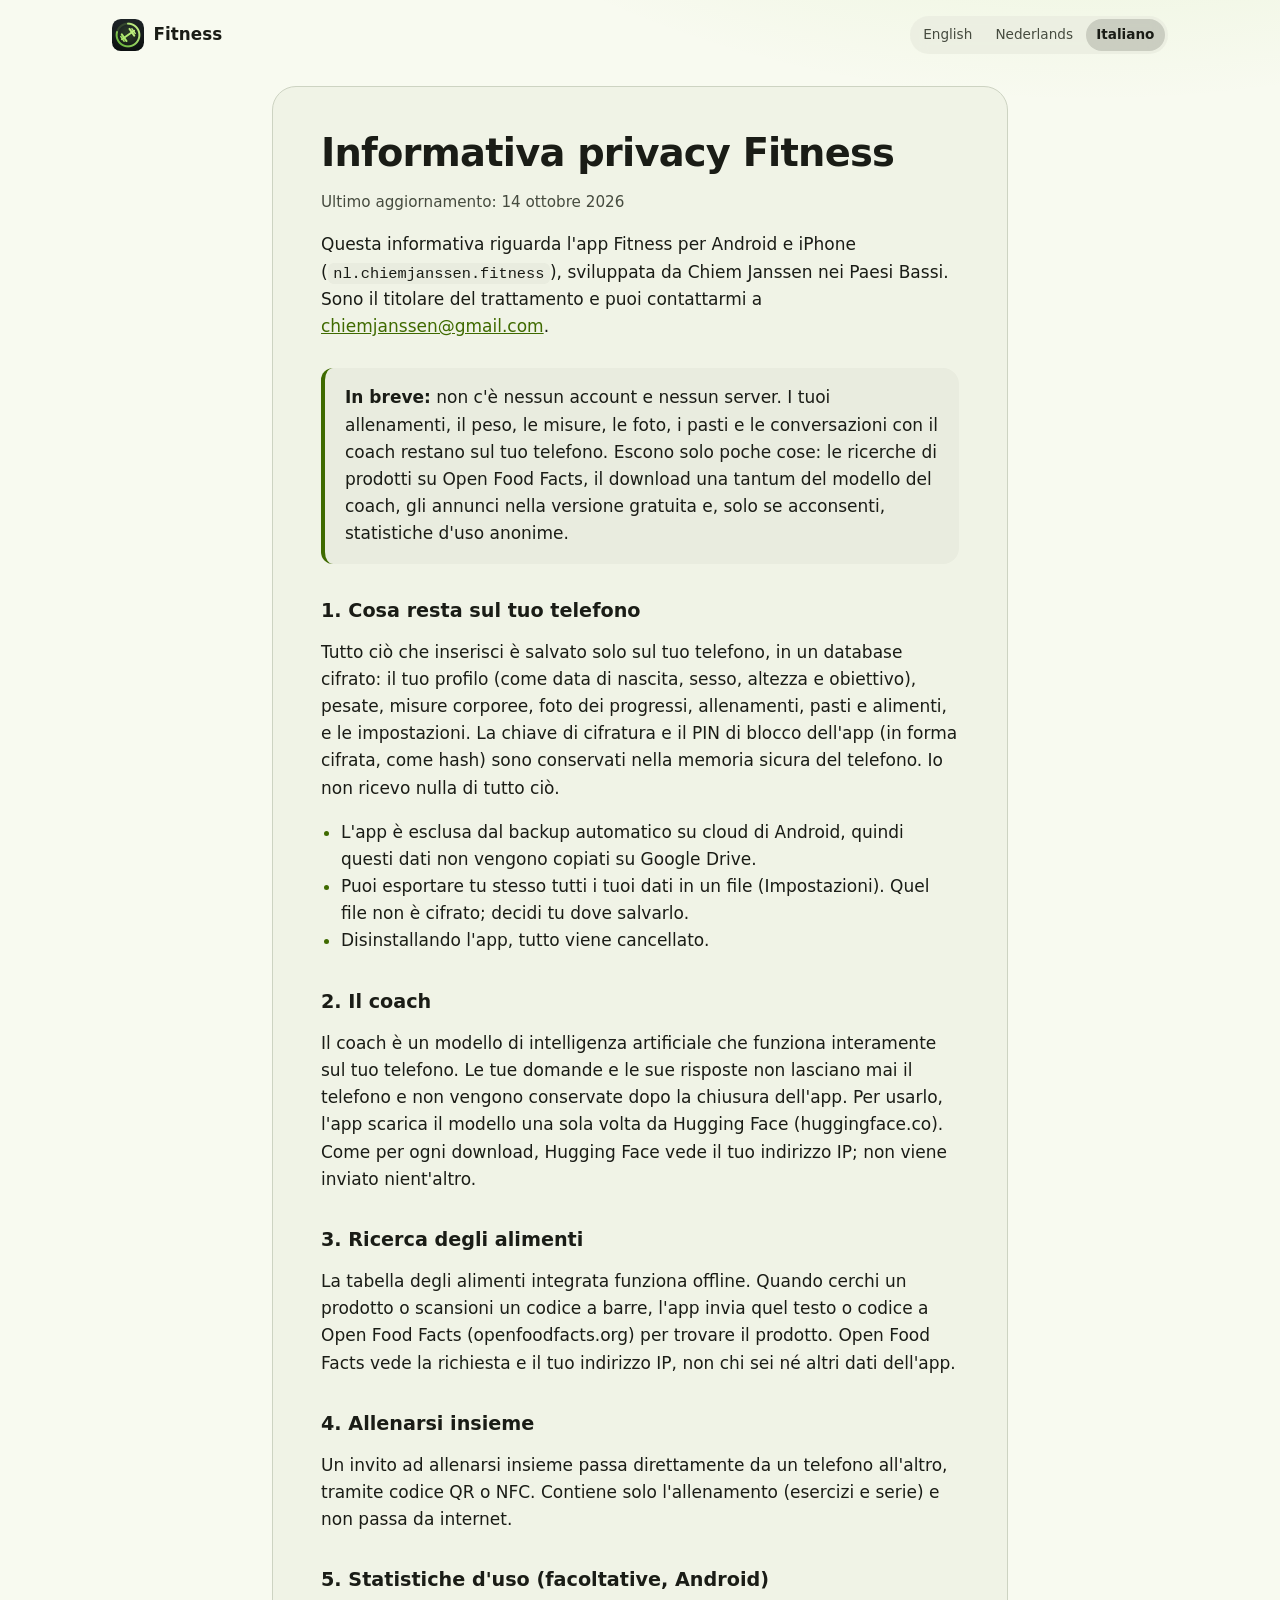
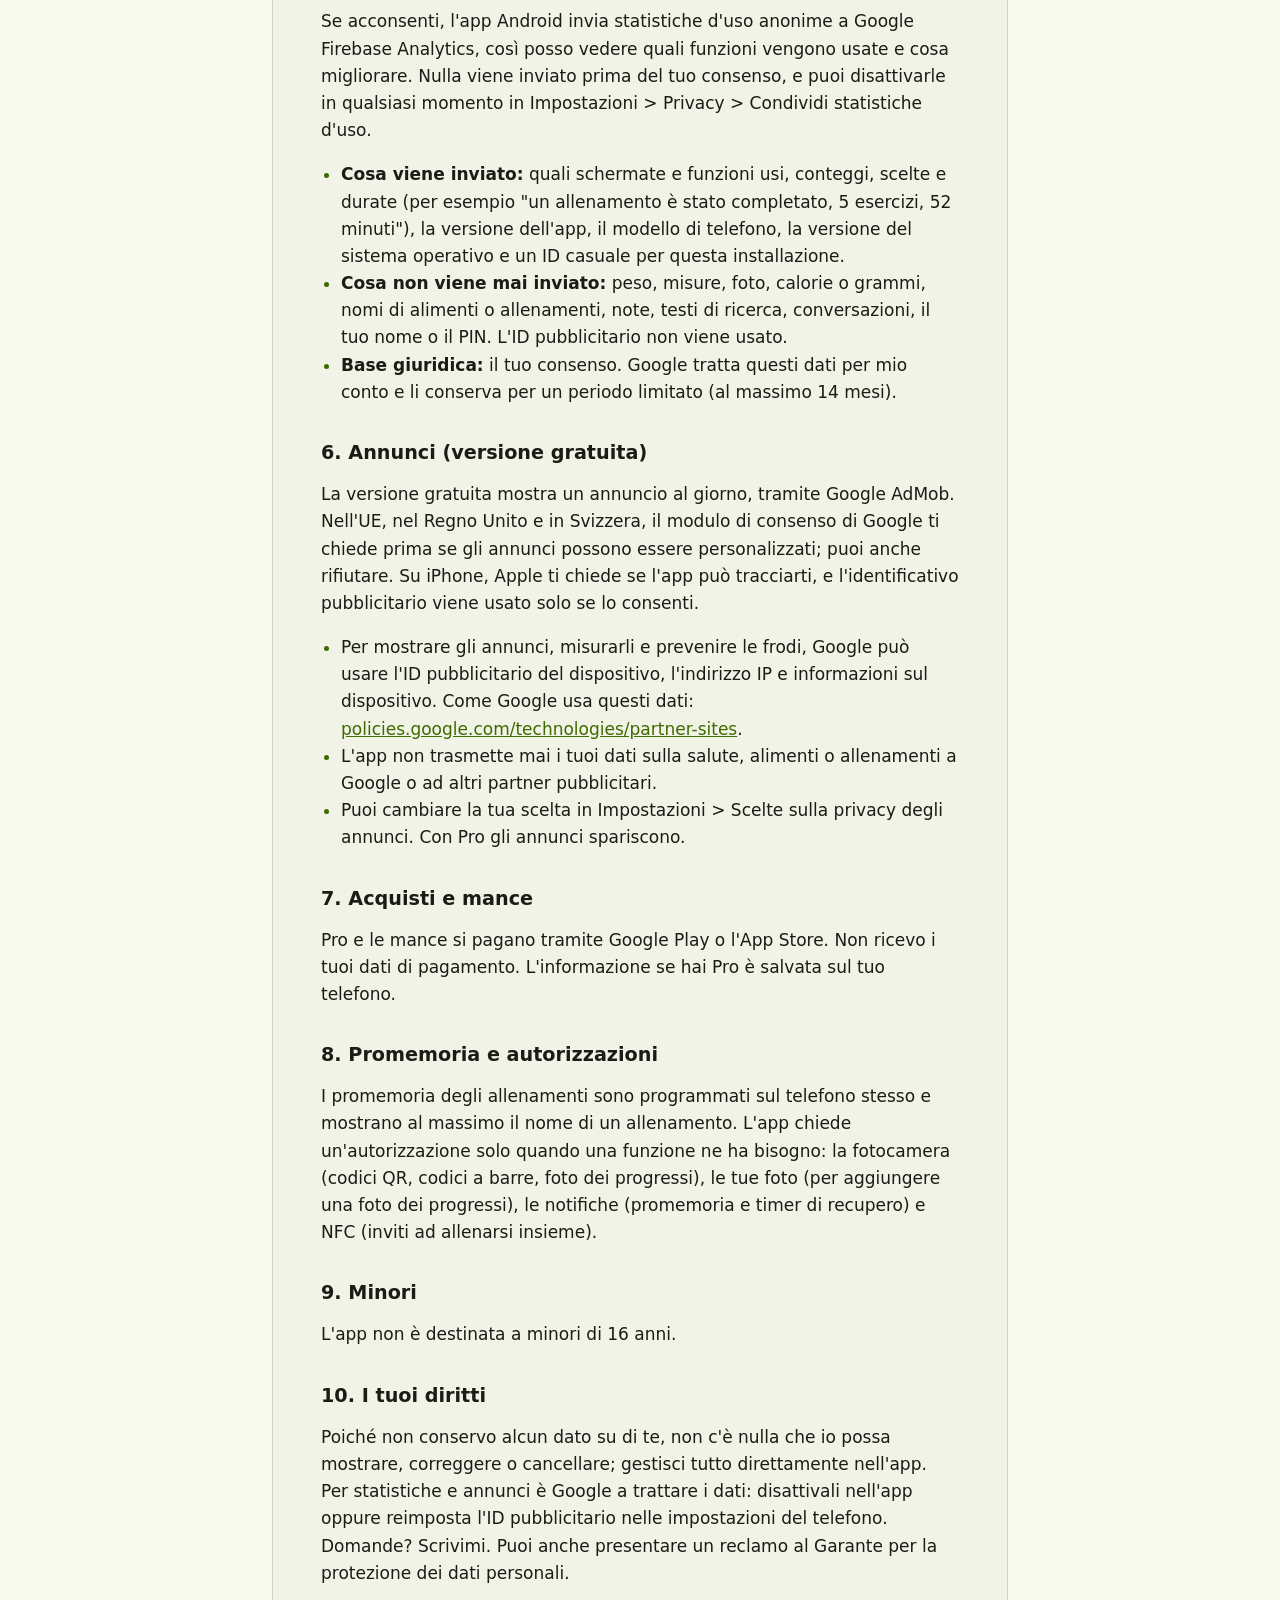
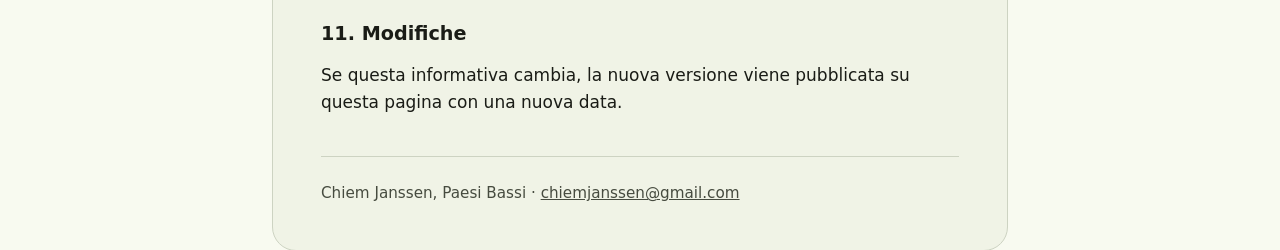
<file: fitness/privacy/it/index.html>
<!doctype html>
<html lang="it">
<head>
<meta charset="utf-8">
<meta name="viewport" content="width=device-width, initial-scale=1">
<title>Informativa privacy Fitness</title>
<meta name="theme-color" content="#0e1113">
<link rel="icon" type="image/png" href="/fitness/img/icon-180.png">
<link rel="stylesheet" href="/fitness/fitness.css">
<link rel="alternate" hreflang="en" href="/fitness/privacy/">
<link rel="alternate" hreflang="nl" href="/fitness/privacy/nl/">
</head>
<body>
<div class="wrap">
<header class="topbar">
<a class="brand" href="/fitness/it/"><img src="/fitness/img/icon.webp" width="64" height="64" alt="">Fitness</a>
<nav class="lang"><a href="/fitness/privacy/" aria-label="English"><span class="full">English</span><span class="short">EN</span></a><a href="/fitness/privacy/nl/" aria-label="Nederlands"><span class="full">Nederlands</span><span class="short">NL</span></a><strong><span class="full">Italiano</span><span class="short">IT</span></strong></nav>
</header>
<main class="doc">
<h1>Informativa privacy Fitness</h1>
<p class="muted">Ultimo aggiornamento: 14 ottobre 2026</p>

<p>Questa informativa riguarda l'app Fitness per Android e iPhone (<code>nl.chiemjanssen.fitness</code>), sviluppata da Chiem Janssen nei Paesi Bassi. Sono il titolare del trattamento e puoi contattarmi a <a href="mailto:chiemjanssen@gmail.com">chiemjanssen@gmail.com</a>.</p>

<p class="summary"><strong>In breve:</strong> non c'è nessun account e nessun server. I tuoi allenamenti, il peso, le misure, le foto, i pasti e le conversazioni con il coach restano sul tuo telefono. Escono solo poche cose: le ricerche di prodotti su Open Food Facts, il download una tantum del modello del coach, gli annunci nella versione gratuita e, solo se acconsenti, statistiche d'uso anonime.</p>

<h2>1. Cosa resta sul tuo telefono</h2>
<p>Tutto ciò che inserisci è salvato solo sul tuo telefono, in un database cifrato: il tuo profilo (come data di nascita, sesso, altezza e obiettivo), pesate, misure corporee, foto dei progressi, allenamenti, pasti e alimenti, e le impostazioni. La chiave di cifratura e il PIN di blocco dell'app (in forma cifrata, come hash) sono conservati nella memoria sicura del telefono. Io non ricevo nulla di tutto ciò.</p>
<ul>
<li>L'app è esclusa dal backup automatico su cloud di Android, quindi questi dati non vengono copiati su Google Drive.</li>
<li>Puoi esportare tu stesso tutti i tuoi dati in un file (Impostazioni). Quel file non è cifrato; decidi tu dove salvarlo.</li>
<li>Disinstallando l'app, tutto viene cancellato.</li>
</ul>

<h2>2. Il coach</h2>
<p>Il coach è un modello di intelligenza artificiale che funziona interamente sul tuo telefono. Le tue domande e le sue risposte non lasciano mai il telefono e non vengono conservate dopo la chiusura dell'app. Per usarlo, l'app scarica il modello una sola volta da Hugging Face (huggingface.co). Come per ogni download, Hugging Face vede il tuo indirizzo IP; non viene inviato nient'altro.</p>

<h2>3. Ricerca degli alimenti</h2>
<p>La tabella degli alimenti integrata funziona offline. Quando cerchi un prodotto o scansioni un codice a barre, l'app invia quel testo o codice a Open Food Facts (openfoodfacts.org) per trovare il prodotto. Open Food Facts vede la richiesta e il tuo indirizzo IP, non chi sei né altri dati dell'app.</p>

<h2>4. Allenarsi insieme</h2>
<p>Un invito ad allenarsi insieme passa direttamente da un telefono all'altro, tramite codice QR o NFC. Contiene solo l'allenamento (esercizi e serie) e non passa da internet.</p>

<h2>5. Statistiche d'uso (facoltative, Android)</h2>
<p>Se acconsenti, l'app Android invia statistiche d'uso anonime a Google Firebase Analytics, così posso vedere quali funzioni vengono usate e cosa migliorare. Nulla viene inviato prima del tuo consenso, e puoi disattivarle in qualsiasi momento in Impostazioni &gt; Privacy &gt; Condividi statistiche d'uso.</p>
<ul>
<li><strong>Cosa viene inviato:</strong> quali schermate e funzioni usi, conteggi, scelte e durate (per esempio "un allenamento è stato completato, 5 esercizi, 52 minuti"), la versione dell'app, il modello di telefono, la versione del sistema operativo e un ID casuale per questa installazione.</li>
<li><strong>Cosa non viene mai inviato:</strong> peso, misure, foto, calorie o grammi, nomi di alimenti o allenamenti, note, testi di ricerca, conversazioni, il tuo nome o il PIN. L'ID pubblicitario non viene usato.</li>
<li><strong>Base giuridica:</strong> il tuo consenso. Google tratta questi dati per mio conto e li conserva per un periodo limitato (al massimo 14 mesi).</li>
</ul>

<h2>6. Annunci (versione gratuita)</h2>
<p>La versione gratuita mostra un annuncio al giorno, tramite Google AdMob. Nell'UE, nel Regno Unito e in Svizzera, il modulo di consenso di Google ti chiede prima se gli annunci possono essere personalizzati; puoi anche rifiutare. Su iPhone, Apple ti chiede se l'app può tracciarti, e l'identificativo pubblicitario viene usato solo se lo consenti.</p>
<ul>
<li>Per mostrare gli annunci, misurarli e prevenire le frodi, Google può usare l'ID pubblicitario del dispositivo, l'indirizzo IP e informazioni sul dispositivo. Come Google usa questi dati: <a href="https://policies.google.com/technologies/partner-sites?hl=it">policies.google.com/technologies/partner-sites</a>.</li>
<li>L'app non trasmette mai i tuoi dati sulla salute, alimenti o allenamenti a Google o ad altri partner pubblicitari.</li>
<li>Puoi cambiare la tua scelta in Impostazioni &gt; Scelte sulla privacy degli annunci. Con Pro gli annunci spariscono.</li>
</ul>

<h2>7. Acquisti e mance</h2>
<p>Pro e le mance si pagano tramite Google Play o l'App Store. Non ricevo i tuoi dati di pagamento. L'informazione se hai Pro è salvata sul tuo telefono.</p>

<h2>8. Promemoria e autorizzazioni</h2>
<p>I promemoria degli allenamenti sono programmati sul telefono stesso e mostrano al massimo il nome di un allenamento. L'app chiede un'autorizzazione solo quando una funzione ne ha bisogno: la fotocamera (codici QR, codici a barre, foto dei progressi), le tue foto (per aggiungere una foto dei progressi), le notifiche (promemoria e timer di recupero) e NFC (inviti ad allenarsi insieme).</p>

<h2>9. Minori</h2>
<p>L'app non è destinata a minori di 16 anni.</p>

<h2>10. I tuoi diritti</h2>
<p>Poiché non conservo alcun dato su di te, non c'è nulla che io possa mostrare, correggere o cancellare; gestisci tutto direttamente nell'app. Per statistiche e annunci è Google a trattare i dati: disattivali nell'app oppure reimposta l'ID pubblicitario nelle impostazioni del telefono. Domande? Scrivimi. Puoi anche presentare un reclamo al Garante per la protezione dei dati personali.</p>

<h2>11. Modifiche</h2>
<p>Se questa informativa cambia, la nuova versione viene pubblicata su questa pagina con una nuova data.</p>

<footer class="muted">Chiem Janssen, Paesi Bassi &middot; <a href="mailto:chiemjanssen@gmail.com">chiemjanssen@gmail.com</a></footer>
</main>
</div>
</body>
</html>
</file>
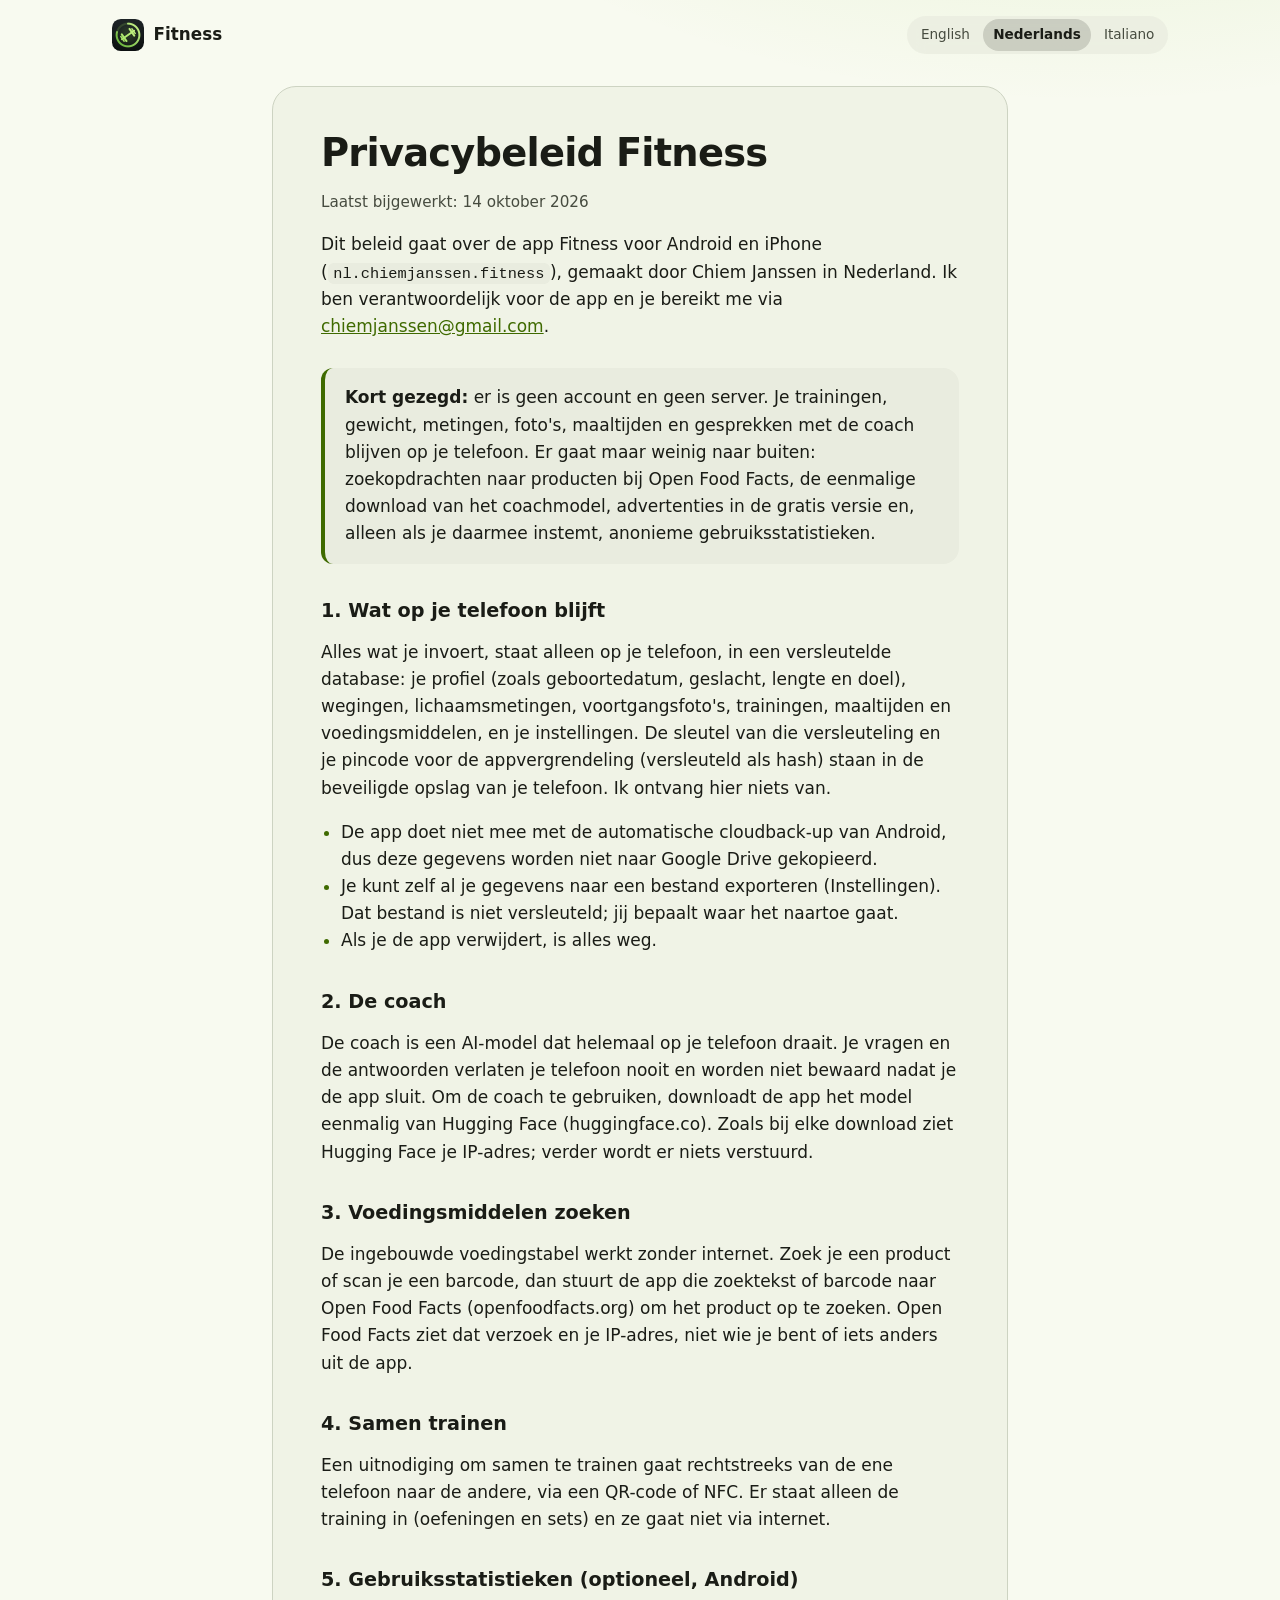
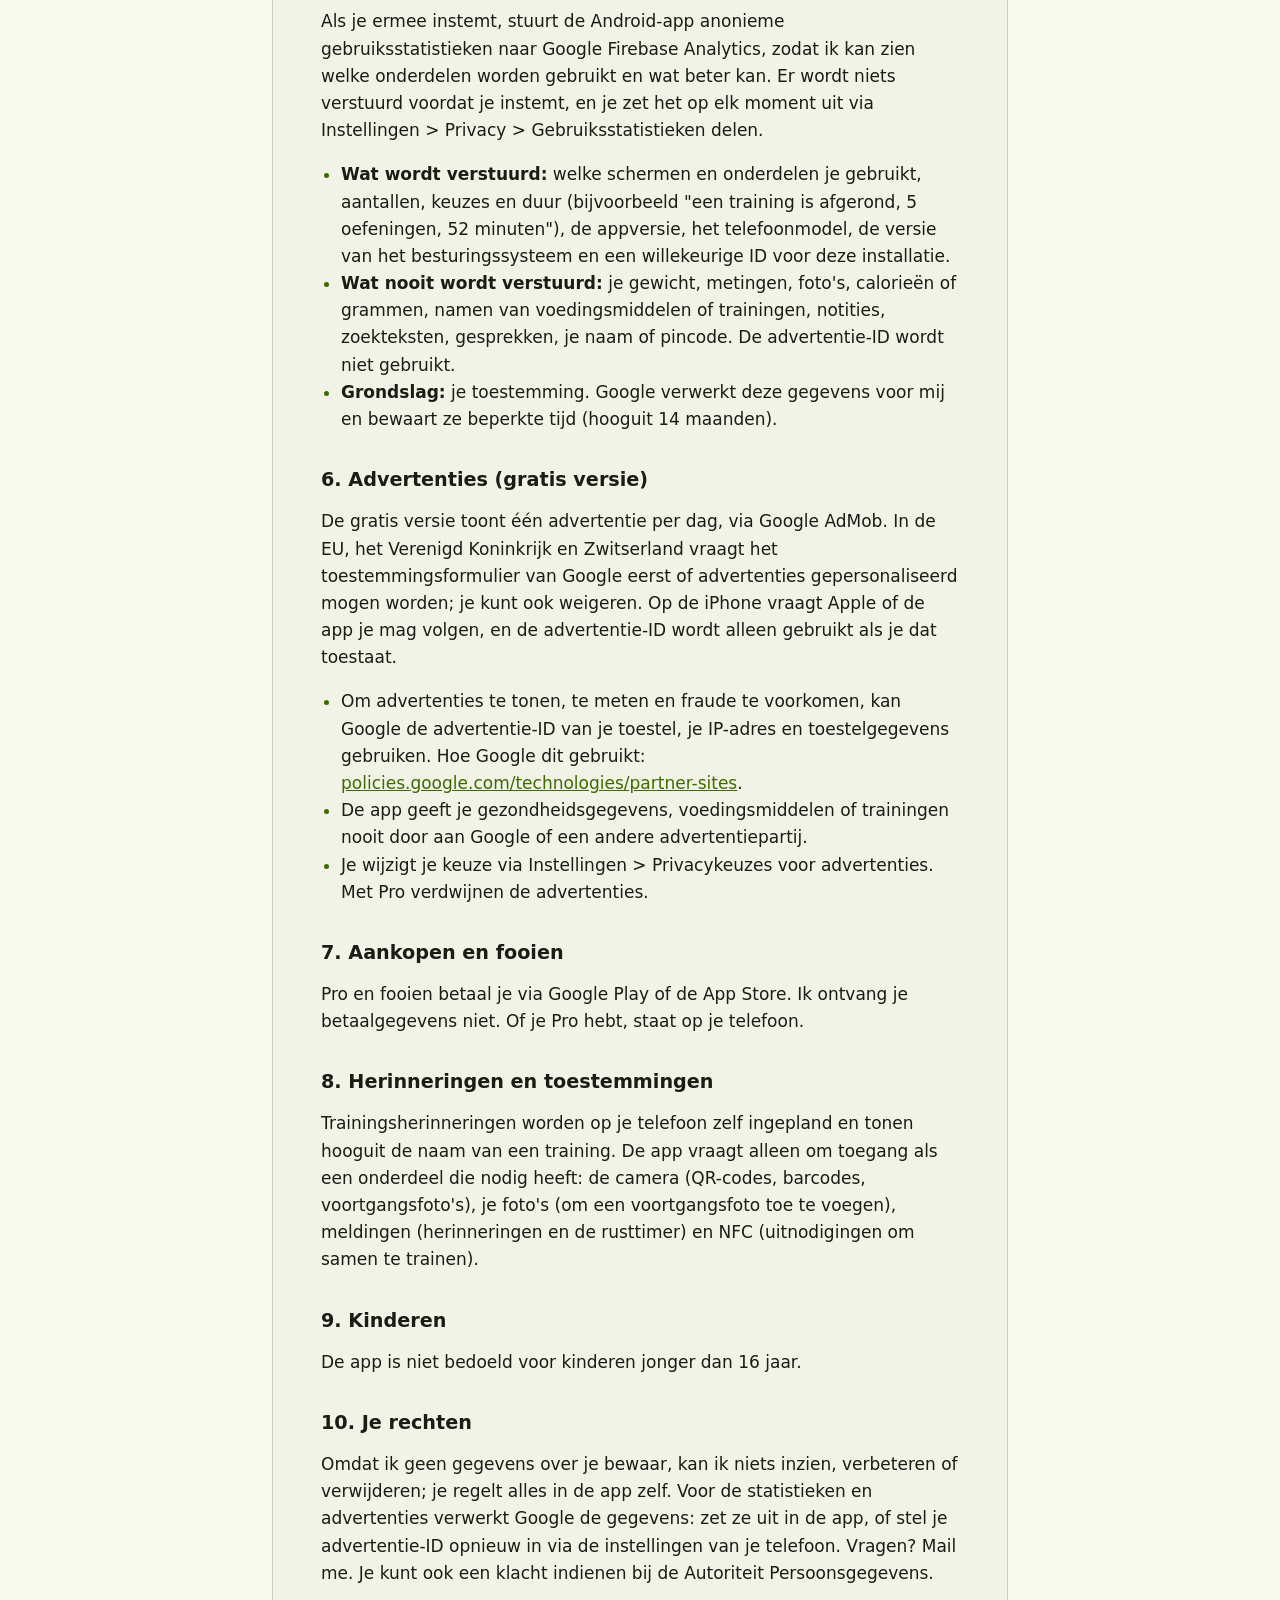
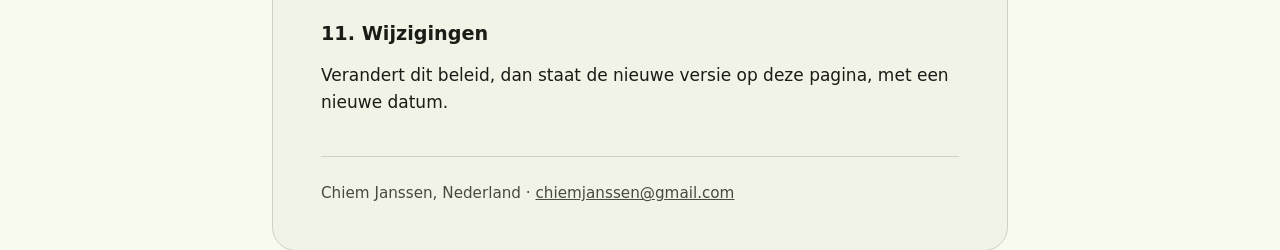
<file: fitness/privacy/nl/index.html>
<!doctype html>
<html lang="nl">
<head>
<meta charset="utf-8">
<meta name="viewport" content="width=device-width, initial-scale=1">
<title>Privacybeleid Fitness</title>
<meta name="theme-color" content="#0e1113">
<link rel="icon" type="image/png" href="/fitness/img/icon-180.png">
<link rel="stylesheet" href="/fitness/fitness.css">
<link rel="alternate" hreflang="en" href="/fitness/privacy/">
<link rel="alternate" hreflang="it" href="/fitness/privacy/it/">
</head>
<body>
<div class="wrap">
<header class="topbar">
<a class="brand" href="/fitness/nl/"><img src="/fitness/img/icon.webp" width="64" height="64" alt="">Fitness</a>
<nav class="lang"><a href="/fitness/privacy/" aria-label="English"><span class="full">English</span><span class="short">EN</span></a><strong><span class="full">Nederlands</span><span class="short">NL</span></strong><a href="/fitness/privacy/it/" aria-label="Italiano"><span class="full">Italiano</span><span class="short">IT</span></a></nav>
</header>
<main class="doc">
<h1>Privacybeleid Fitness</h1>
<p class="muted">Laatst bijgewerkt: 14 oktober 2026</p>

<p>Dit beleid gaat over de app Fitness voor Android en iPhone (<code>nl.chiemjanssen.fitness</code>), gemaakt door Chiem Janssen in Nederland. Ik ben verantwoordelijk voor de app en je bereikt me via <a href="mailto:chiemjanssen@gmail.com">chiemjanssen@gmail.com</a>.</p>

<p class="summary"><strong>Kort gezegd:</strong> er is geen account en geen server. Je trainingen, gewicht, metingen, foto's, maaltijden en gesprekken met de coach blijven op je telefoon. Er gaat maar weinig naar buiten: zoekopdrachten naar producten bij Open Food Facts, de eenmalige download van het coachmodel, advertenties in de gratis versie en, alleen als je daarmee instemt, anonieme gebruiksstatistieken.</p>

<h2>1. Wat op je telefoon blijft</h2>
<p>Alles wat je invoert, staat alleen op je telefoon, in een versleutelde database: je profiel (zoals geboortedatum, geslacht, lengte en doel), wegingen, lichaamsmetingen, voortgangsfoto's, trainingen, maaltijden en voedingsmiddelen, en je instellingen. De sleutel van die versleuteling en je pincode voor de appvergrendeling (versleuteld als hash) staan in de beveiligde opslag van je telefoon. Ik ontvang hier niets van.</p>
<ul>
<li>De app doet niet mee met de automatische cloudback-up van Android, dus deze gegevens worden niet naar Google Drive gekopieerd.</li>
<li>Je kunt zelf al je gegevens naar een bestand exporteren (Instellingen). Dat bestand is niet versleuteld; jij bepaalt waar het naartoe gaat.</li>
<li>Als je de app verwijdert, is alles weg.</li>
</ul>

<h2>2. De coach</h2>
<p>De coach is een AI-model dat helemaal op je telefoon draait. Je vragen en de antwoorden verlaten je telefoon nooit en worden niet bewaard nadat je de app sluit. Om de coach te gebruiken, downloadt de app het model eenmalig van Hugging Face (huggingface.co). Zoals bij elke download ziet Hugging Face je IP-adres; verder wordt er niets verstuurd.</p>

<h2>3. Voedingsmiddelen zoeken</h2>
<p>De ingebouwde voedingstabel werkt zonder internet. Zoek je een product of scan je een barcode, dan stuurt de app die zoektekst of barcode naar Open Food Facts (openfoodfacts.org) om het product op te zoeken. Open Food Facts ziet dat verzoek en je IP-adres, niet wie je bent of iets anders uit de app.</p>

<h2>4. Samen trainen</h2>
<p>Een uitnodiging om samen te trainen gaat rechtstreeks van de ene telefoon naar de andere, via een QR-code of NFC. Er staat alleen de training in (oefeningen en sets) en ze gaat niet via internet.</p>

<h2>5. Gebruiksstatistieken (optioneel, Android)</h2>
<p>Als je ermee instemt, stuurt de Android-app anonieme gebruiksstatistieken naar Google Firebase Analytics, zodat ik kan zien welke onderdelen worden gebruikt en wat beter kan. Er wordt niets verstuurd voordat je instemt, en je zet het op elk moment uit via Instellingen &gt; Privacy &gt; Gebruiksstatistieken delen.</p>
<ul>
<li><strong>Wat wordt verstuurd:</strong> welke schermen en onderdelen je gebruikt, aantallen, keuzes en duur (bijvoorbeeld "een training is afgerond, 5 oefeningen, 52 minuten"), de appversie, het telefoonmodel, de versie van het besturingssysteem en een willekeurige ID voor deze installatie.</li>
<li><strong>Wat nooit wordt verstuurd:</strong> je gewicht, metingen, foto's, calorieën of grammen, namen van voedingsmiddelen of trainingen, notities, zoekteksten, gesprekken, je naam of pincode. De advertentie-ID wordt niet gebruikt.</li>
<li><strong>Grondslag:</strong> je toestemming. Google verwerkt deze gegevens voor mij en bewaart ze beperkte tijd (hooguit 14 maanden).</li>
</ul>

<h2>6. Advertenties (gratis versie)</h2>
<p>De gratis versie toont één advertentie per dag, via Google AdMob. In de EU, het Verenigd Koninkrijk en Zwitserland vraagt het toestemmingsformulier van Google eerst of advertenties gepersonaliseerd mogen worden; je kunt ook weigeren. Op de iPhone vraagt Apple of de app je mag volgen, en de advertentie-ID wordt alleen gebruikt als je dat toestaat.</p>
<ul>
<li>Om advertenties te tonen, te meten en fraude te voorkomen, kan Google de advertentie-ID van je toestel, je IP-adres en toestelgegevens gebruiken. Hoe Google dit gebruikt: <a href="https://policies.google.com/technologies/partner-sites?hl=nl">policies.google.com/technologies/partner-sites</a>.</li>
<li>De app geeft je gezondheidsgegevens, voedingsmiddelen of trainingen nooit door aan Google of een andere advertentiepartij.</li>
<li>Je wijzigt je keuze via Instellingen &gt; Privacykeuzes voor advertenties. Met Pro verdwijnen de advertenties.</li>
</ul>

<h2>7. Aankopen en fooien</h2>
<p>Pro en fooien betaal je via Google Play of de App Store. Ik ontvang je betaalgegevens niet. Of je Pro hebt, staat op je telefoon.</p>

<h2>8. Herinneringen en toestemmingen</h2>
<p>Trainingsherinneringen worden op je telefoon zelf ingepland en tonen hooguit de naam van een training. De app vraagt alleen om toegang als een onderdeel die nodig heeft: de camera (QR-codes, barcodes, voortgangsfoto's), je foto's (om een voortgangsfoto toe te voegen), meldingen (herinneringen en de rusttimer) en NFC (uitnodigingen om samen te trainen).</p>

<h2>9. Kinderen</h2>
<p>De app is niet bedoeld voor kinderen jonger dan 16 jaar.</p>

<h2>10. Je rechten</h2>
<p>Omdat ik geen gegevens over je bewaar, kan ik niets inzien, verbeteren of verwijderen; je regelt alles in de app zelf. Voor de statistieken en advertenties verwerkt Google de gegevens: zet ze uit in de app, of stel je advertentie-ID opnieuw in via de instellingen van je telefoon. Vragen? Mail me. Je kunt ook een klacht indienen bij de Autoriteit Persoonsgegevens.</p>

<h2>11. Wijzigingen</h2>
<p>Verandert dit beleid, dan staat de nieuwe versie op deze pagina, met een nieuwe datum.</p>

<footer class="muted">Chiem Janssen, Nederland &middot; <a href="mailto:chiemjanssen@gmail.com">chiemjanssen@gmail.com</a></footer>
</main>
</div>
</body>
</html>
</file>
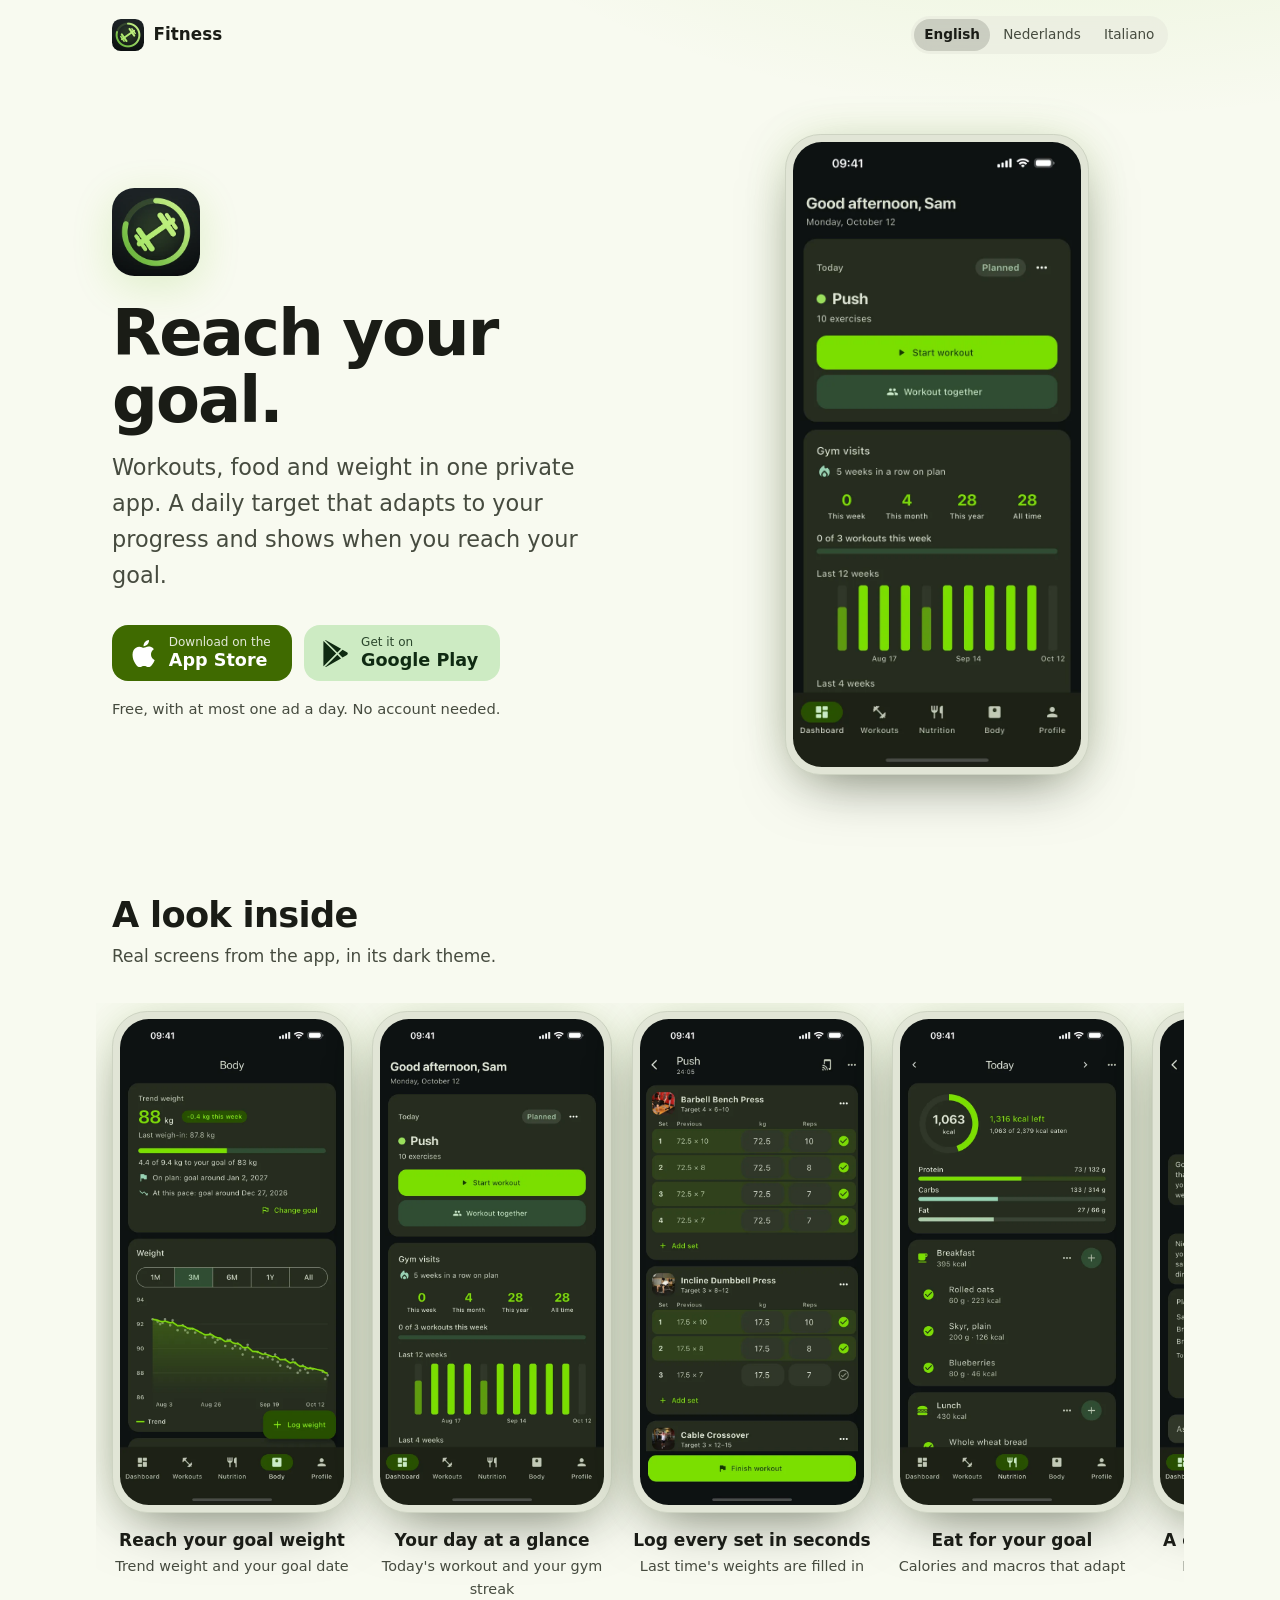
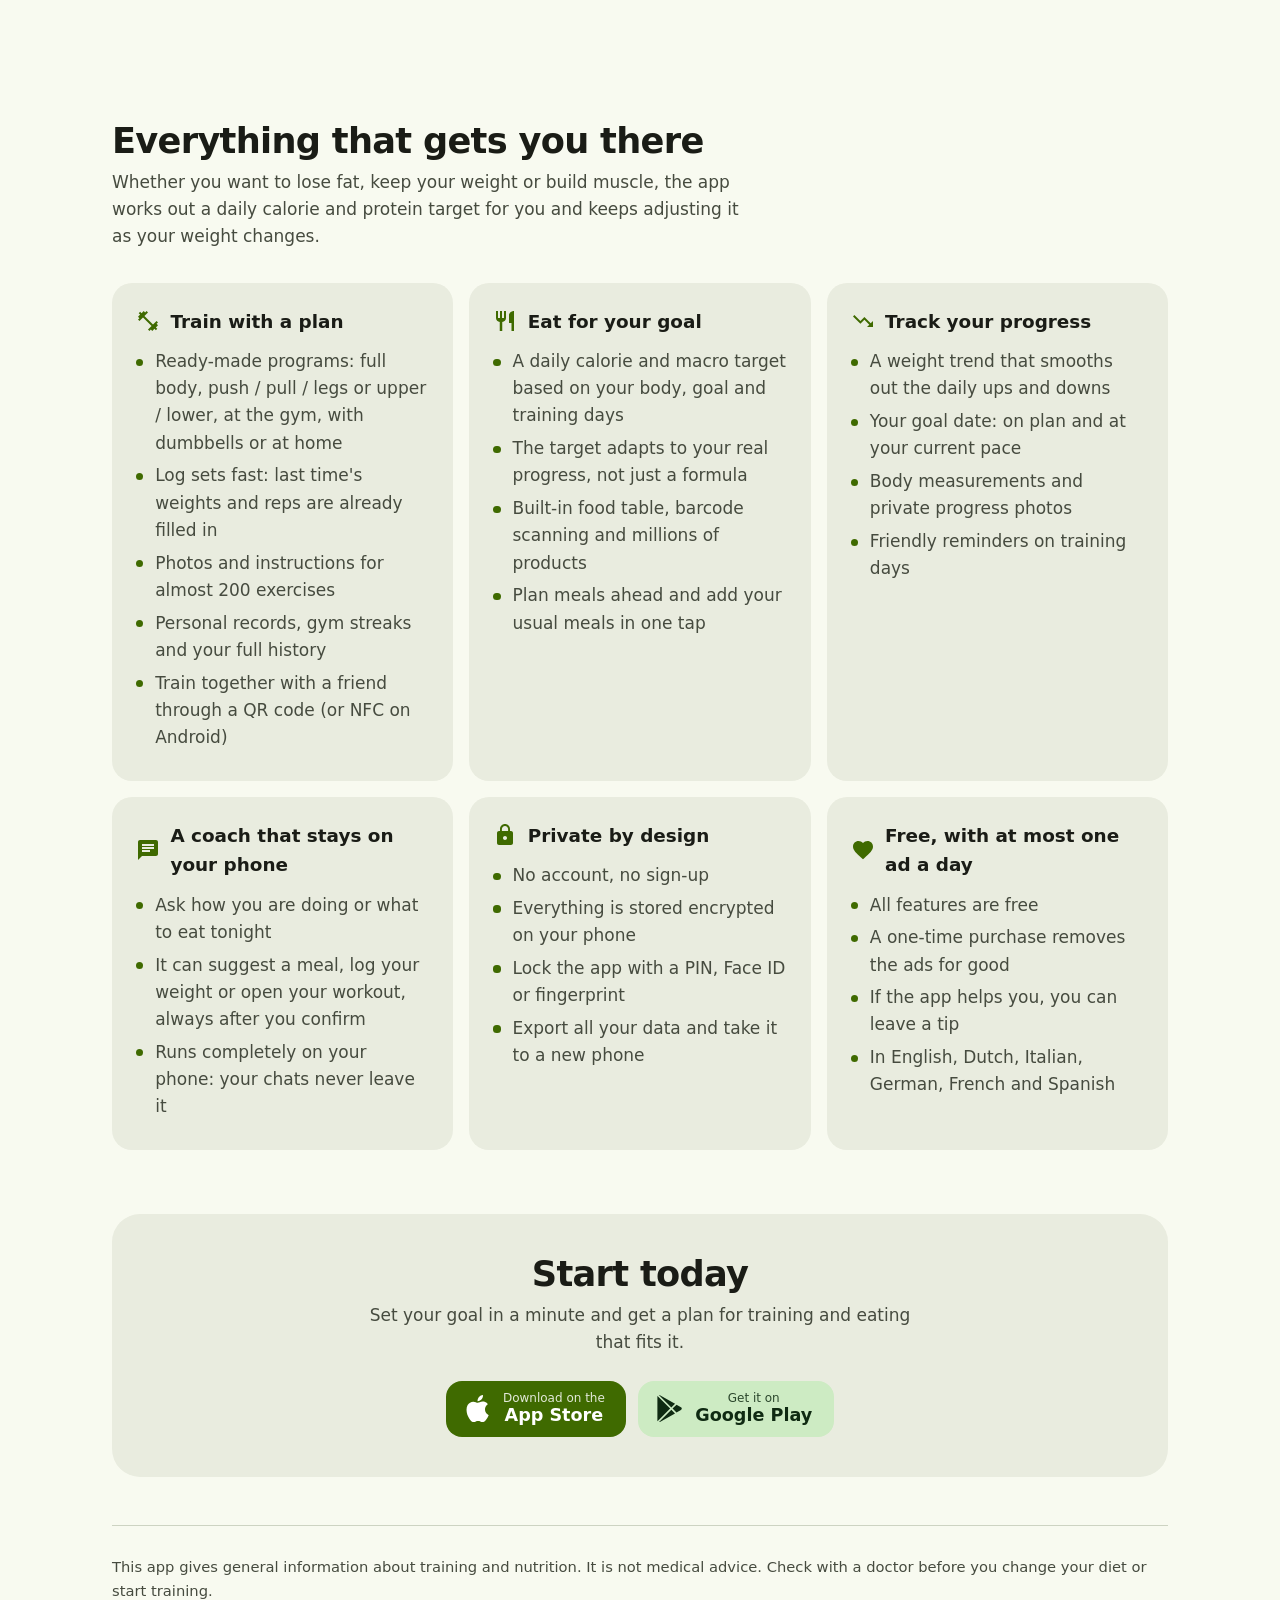
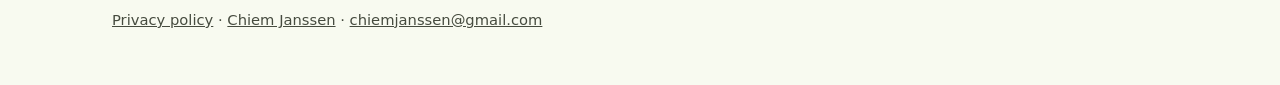
<file: fitness/qr.html>
<!doctype html>
<html lang="en">
<head>
<meta charset="utf-8">
<meta name="viewport" content="width=device-width, initial-scale=1">
<meta name="robots" content="noindex">
<title>Fitness</title>
<meta name="theme-color" content="#0e1113">
<link rel="icon" type="image/png" href="/fitness/img/icon-180.png">
<link rel="stylesheet" href="/fitness/fitness.css">
<script>
// Printed QR codes point here: send each visitor to the page in their own language.
(function () {
  var pages = { nl: '/fitness/nl/', it: '/fitness/it/', en: '/fitness/' };
  var langs = navigator.languages || [navigator.language || ''];
  for (var i = 0; i < langs.length; i++) {
    var page = pages[String(langs[i]).slice(0, 2).toLowerCase()];
    if (page) { location.replace(page); return; }
  }
  location.replace(pages.en);
})();
</script>
</head>
<body>
<div class="wrap">
<main>
<p><a href="/fitness/">English</a> · <a href="/fitness/nl/" lang="nl">Nederlands</a> · <a href="/fitness/it/" lang="it">Italiano</a></p>
</main>
</div>
</body>
</html>
</file>
<file: assets/hello-world.css>
:root{--panel1:#fdfdff;--panel2:#dfe8ff;--edge:#2a3f8f;--edge2:#7f97e0;--ink:#1d2340;--gold:#ffcc3a}
*{box-sizing:border-box}
html,body{margin:0;background:#2a78d0;font-family:"DotGothic16",system-ui,sans-serif;color:var(--ink);-webkit-tap-highlight-color:transparent}
html.hw-on,html.hw-on body{height:100%;overflow:hidden}
.hw[hidden]{display:none}
#world{position:fixed;z-index:4;left:0;top:0;image-rendering:pixelated;image-rendering:crisp-edges;cursor:pointer;touch-action:none}
.ui{position:fixed;z-index:5;pointer-events:none}
.ui>*{pointer-events:auto}
.panel{background:linear-gradient(180deg,var(--panel1),var(--panel2));border:3px solid var(--edge);border-radius:10px;box-shadow:inset 0 0 0 2px #fff,inset 0 0 0 4px var(--edge2),0 4px 0 rgba(10,20,60,.35)}
.plate{left:max(14px,env(safe-area-inset-left));top:14px;padding:10px 16px 10px 12px;display:flex;gap:12px;align-items:center}
.plate canvas{width:52px;height:46px;image-rendering:pixelated;border-radius:6px;background:linear-gradient(#bfe3ff,#e9f6ff);border:2px solid var(--edge)}
.plate b{display:block;font:11px/1.4 "Press Start 2P";letter-spacing:.5px}
.plate span{font-size:15px;color:#41508a}
.plate i{font-style:normal;font:9px "Press Start 2P";background:var(--edge);color:#fff;padding:3px 6px;border-radius:4px;margin-left:6px;vertical-align:2px}
.side{right:max(14px,env(safe-area-inset-right));top:14px;display:flex;flex-direction:column;gap:10px;align-items:flex-end}
.mini{padding:8px;position:relative}
.mini canvas{display:block;width:168px;height:120px;image-rendering:pixelated;border-radius:5px;cursor:pointer}
.mini .lbl{font:8px "Press Start 2P";margin:2px 2px 6px;display:flex;justify-content:space-between}
.btns{display:flex;gap:8px}
.btn{cursor:pointer;font:9px "Press Start 2P";padding:10px 12px;color:var(--ink);margin:0}
.btn:hover{filter:brightness(1.06)}
.btn.on{background:linear-gradient(#ffe48a,#ffc93a)}
.hint{left:14px;bottom:14px;font:8px/1.9 "Press Start 2P";color:#fff;text-shadow:2px 2px 0 rgba(0,0,0,.45)}
/* dialog */
.dlg{left:50%;bottom:18px;transform:translateX(-50%);width:min(860px,calc(100vw - 28px));display:none;grid-template-columns:auto 1fr;gap:16px;padding:14px 18px 14px 14px}
.dlg.on{display:grid;animation:pop .18s steps(3)}
@keyframes pop{from{transform:translateX(-50%) scale(.92)}}
.dlg .pf{width:112px;height:98px;border:3px solid var(--edge);border-radius:8px;background:linear-gradient(#9fd6ff,#e8f6ff 70%);overflow:hidden;position:relative}
.dlg .pf canvas{position:absolute;left:50%;top:-2px;transform:translateX(-50%);width:128px;image-rendering:pixelated}
.dlg .nm{position:absolute;margin-top:-30px;font:9px "Press Start 2P";background:var(--edge);color:#fff;padding:6px 10px;border-radius:6px 6px 0 0}
.dlg .tx{font-size:19px;line-height:1.5;min-height:3em}
.dlg .ch{display:flex;gap:10px;margin-top:10px;flex-wrap:wrap}
.dlg .ch a,.dlg .ch button{all:unset;cursor:pointer;font:9px "Press Start 2P";padding:9px 12px;border:2px solid var(--edge);border-radius:6px;background:#fff}
.dlg .ch .go{background:linear-gradient(#ffe48a,#ffc93a)}
.dlg .ch a:hover,.dlg .ch button:hover{transform:translateY(-1px)}
/* menu */
.menu{inset:0;display:none;place-items:center;background:rgba(14,22,60,.55);backdrop-filter:blur(2px)}
.menu.on{display:grid}
.book{width:min(1000px,calc(100vw - 24px));height:min(640px,calc(100vh - 24px));display:grid;grid-template-columns:290px minmax(0,1fr);grid-template-rows:minmax(0,1fr);gap:14px;padding:14px}
.card{padding:16px;overflow:auto;min-height:0;min-width:0;overflow-wrap:anywhere}
.card:not(.who){display:flex;flex-direction:column;overflow:hidden}.card:not(.who) .tabs{flex:none}.pane.on{flex:1;min-height:0;overflow:auto;padding-right:8px}
.card::-webkit-scrollbar,.pane::-webkit-scrollbar{width:8px}.card::-webkit-scrollbar-thumb,.pane::-webkit-scrollbar-thumb{background:var(--edge2);border-radius:4px}
.who canvas{display:block;height:min(150px,20vh);width:auto;max-width:100%;margin:0 auto;image-rendering:pixelated;border:3px solid var(--edge);border-radius:8px;background:linear-gradient(#ffb48a,#ffe2a8 55%,#9fd6ff 56%,#cfeeff)}
.who h2{font:12px/1.5 "Press Start 2P";margin:10px 0 2px}
.who p{margin:0 0 10px;color:#41508a}
.kv{display:grid;grid-template-columns:auto minmax(0,1fr);gap:2px 10px;font-size:15px;line-height:1.35;margin:0}
.kv dt{font:7px/2.4 "Press Start 2P";color:#7a5a00}
.kv dd{margin:0}
.eq{margin-top:10px;font-size:14px;display:grid;gap:2px}
.eq div{display:grid;grid-template-columns:58px minmax(0,1fr);align-items:baseline}.eq span{font:7px "Press Start 2P";color:#7a5a00}
.tabs{display:flex;gap:6px;margin-bottom:12px;flex-wrap:wrap}
.tabs button{all:unset;cursor:pointer;font:9px "Press Start 2P";padding:9px 12px;border:2px solid var(--edge);border-radius:6px;background:#fff}
.tabs button[aria-selected=true]{background:var(--edge);color:#fff}
.tabs .x{margin-left:auto}
.pane{display:none}.pane.on{display:block}
.lvl{display:flex;align-items:baseline;gap:14px;flex-wrap:wrap;margin-bottom:6px}.lvl b{font:16px "Press Start 2P";background:linear-gradient(180deg,#ffe48a,#ff9a2a);-webkit-background-clip:text;background-clip:text;color:transparent;filter:drop-shadow(2px 2px 0 #2a3f8f)}.lvl span{font:8px "Press Start 2P";color:#6a74a0}
.sk{display:grid;grid-template-columns:minmax(0,1.25fr) minmax(70px,1fr) 40px;align-items:center;gap:12px;padding:8px 0;border-bottom:2px dashed #dfe5fa;font-size:16px}.sk small{display:block;font-size:13px;color:#6a74a0;line-height:1.3}
.sk em{font:8px "Press Start 2P";font-style:normal;color:#d0342c;animation:blink 1.4s steps(1) infinite}
.sk .bar{height:14px;border:2px solid var(--edge);border-radius:7px;background:#e8edff;overflow:hidden}
.sk .bar i{display:block;height:100%;width:100%;border-radius:5px;background:linear-gradient(90deg,transparent 0 40%,rgba(255,255,255,.75) 50%,transparent 60%) 0 0/300% 100%,linear-gradient(180deg,#ffe48a 0 50%,#ffb02a 50%);animation:shine 2.2s linear infinite}
@keyframes shine{from{background-position:150% 0,0 0}to{background-position:-150% 0,0 0}}
.sk b{font:9px "Press Start 2P"}
.note{font-size:14px;color:#6a74a0;margin-top:14px}
.linkish{all:unset;cursor:pointer;color:var(--edge);text-decoration:underline;font:inherit}
.q{display:grid;grid-template-columns:44px minmax(0,1fr) auto;gap:12px;align-items:center;padding:12px 6px;border-bottom:2px dashed #b9c6f0}
.q .ic{width:44px;height:44px;border-radius:8px;border:2px solid var(--edge);display:grid;place-items:center;font:10px "Press Start 2P"}
.q h3{font:11px/1.6 "Press Start 2P";margin:0}
.q p{margin:2px 0 0;font-size:15px;color:#41508a}
.q a{font:8px "Press Start 2P";color:var(--ink);text-decoration:none;border:2px solid var(--edge);border-radius:6px;padding:8px 10px;background:linear-gradient(#ffe48a,#ffc93a);white-space:nowrap}
.q .done{font:7px "Press Start 2P";color:#2f9a3a;display:none}.q.is-visited .done{display:inline}
/* title */
.title{inset:0;display:grid;place-items:center;text-align:center;background:radial-gradient(ellipse at center,rgba(10,20,60,.15),rgba(10,20,60,.6));cursor:pointer;transition:opacity .5s}
.title.off{opacity:0;pointer-events:none}
.logo{font:clamp(30px,7vw,84px)/1.05 "Press Start 2P";color:#fff;letter-spacing:2px;text-shadow:0 4px 0 #2a3f8f,4px 4px 0 #2a3f8f,-4px 4px 0 #2a3f8f,0 -3px 0 #2a3f8f,4px 0 0 #2a3f8f,-4px 0 0 #2a3f8f,0 12px 0 rgba(0,0,0,.25)}
.logo span{color:var(--gold)}
.sub{margin-top:18px;font:clamp(9px,1.3vw,13px) "Press Start 2P";color:#fff;text-shadow:2px 2px 0 #2a3f8f}
.trole{margin-top:10px;font-size:clamp(15px,1.8vw,20px);color:#fff;text-shadow:2px 2px 0 #2a3f8f}
.tlinks{margin-top:26px;display:flex;gap:12px;justify-content:center;flex-wrap:wrap}
.tlinks a,.tlinks button{all:unset;cursor:pointer;font:9px "Press Start 2P";color:#fff;padding:9px 12px;border:2px solid rgba(255,255,255,.8);border-radius:6px;background:rgba(20,30,80,.45);text-shadow:1px 1px 0 #2a3f8f}
.tlinks a:hover,.tlinks button:hover,.tlinks a:focus-visible,.tlinks button:focus-visible{background:#ffcc3a;color:var(--ink);text-shadow:none}
.press{margin-top:34px;font:clamp(10px,1.4vw,14px) "Press Start 2P";color:#fff;text-shadow:2px 2px 0 #2a3f8f;animation:blink 1.1s steps(1) infinite}
@keyframes blink{50%{opacity:0}}
@media (prefers-reduced-motion:reduce){*,*::before,*::after{animation:none!important;transition:none!important}}
.toast{left:50%;top:18px;transform:translateX(-50%);padding:10px 16px;font:9px "Press Start 2P";display:none}
.toast.on{display:block}
@media (max-width:720px){
 .plate{padding:8px 10px}.plate canvas{width:40px;height:36px}.plate b{font-size:9px}.plate span{font-size:13px}
 .mini{display:none}.side{top:auto;bottom:14px}.hint{display:none}.dlg{bottom:66px}
 .book{grid-template-columns:minmax(0,1fr);height:calc(100vh - 24px);padding:10px}.who{display:none}.sk{grid-template-columns:minmax(0,1fr) 34px}.sk .bar{display:none}.q{grid-template-columns:36px minmax(0,1fr)}.q a{grid-column:2;justify-self:start}
 .dlg .pf{width:76px;height:70px}.dlg .pf canvas{width:92px}.dlg .tx{font-size:16px}
}

/* skip link: first stop for keyboard users while the game is on */
.skip-first{position:fixed;left:14px;top:-60px;z-index:20;font:9px "Press Start 2P";color:var(--ink);background:#ffcc3a;border:3px solid var(--edge);border-radius:8px;padding:10px 12px;text-decoration:none}
.skip-first:focus{top:14px}
html:not(.hw-on) .skip-first{display:none}
:focus-visible{outline:3px solid #ffcc3a;outline-offset:2px}

/* plain page: the same content without the game, in the same DS look */
.plain{max-width:880px;margin:0 auto;padding:28px 16px 40px;display:grid;gap:18px;background:transparent}
body{background:#2a78d0 linear-gradient(180deg,#7cc4f4 0,#2a78d0 520px) no-repeat}
.plain .panel{padding:22px 24px}
.plain h1{font:clamp(20px,4vw,30px)/1.3 "Press Start 2P";margin:6px 0 8px;outline:none}
.plain h2{font:13px/1.5 "Press Start 2P";margin:0 0 14px;color:var(--edge)}
.plain h3{font:12px/1.5 "Press Start 2P";margin:0 0 4px}
.plain p{font-size:17px;line-height:1.55;margin:0 0 10px}
.hero{display:grid;grid-template-columns:auto minmax(0,1fr);gap:22px;align-items:center;position:relative}
.hero .pf{width:128px;height:128px;image-rendering:pixelated;border:3px solid var(--edge);border-radius:12px}
.kicker{color:#41508a;font-size:16px}
.tag{color:#41508a}
.row{display:flex;gap:10px;flex-wrap:wrap;margin-top:12px}
.plain .btn{display:inline-block;text-decoration:none;border:2px solid var(--edge);border-radius:6px;background:#fff;line-height:1.4}
.plain .btn.gold,.btn.gold{background:linear-gradient(#ffe48a,#ffc93a)}
html.no-js .play{display:none}
.hero .lang{position:absolute;right:16px;top:14px;display:flex;gap:6px;font:8px "Press Start 2P"}
.hero .lang a,.hero .lang strong{padding:6px 8px;border:2px solid var(--edge);border-radius:6px;color:var(--ink);text-decoration:none;background:#fff}
.hero .lang strong{background:var(--edge);color:#fff}
.hero .lang .full{display:none}
.item{display:grid;grid-template-columns:48px minmax(0,1fr);gap:16px;padding:16px 0;border-top:2px dashed #b9c6f0}
.item:first-of-type{border-top:0;padding-top:4px}
.item img{width:48px;height:48px;border-radius:10px;border:2px solid var(--edge);background:#fff;object-fit:cover}
.item .meta{font:8px/1.8 "Press Start 2P";color:#7a5a00;margin-bottom:8px}
.plain footer{text-align:center;font:8px "Press Start 2P";color:#fff;text-shadow:1px 1px 0 #2a3f8f;padding:10px}
@media (max-width:620px){.hero{grid-template-columns:1fr;padding-top:52px}.hero .pf{width:96px;height:96px}.hero .lang{left:16px;right:auto}}
</file>
<file: fitness/fitness.css>
/* Fitness pages: the app's Material 3 theme (dark-first, lime seed #9BE15D). */
:root {
  color-scheme: dark light;
  --surface: #0e1113;
  --surface-low: #161a16;
  --card: #22271f;
  --card-high: #2b3127;
  --on-surface: #e3e6db;
  --muted: #b9c1ae;
  --outline: #343b30;
  --primary: #7edd00;
  --on-primary: #112000;
  --tonal: #2e4a33;
  --on-tonal: #cfeccb;
  --accent-text: #9be15d;
  --glow: rgba(126, 221, 0, .16);
}
@media (prefers-color-scheme: light) {
  :root {
    --surface: #f8faf0;
    --surface-low: #f0f3e6;
    --card: #e9ecdf;
    --card-high: #e1e5d6;
    --on-surface: #1a1c16;
    --muted: #464b3f;
    --outline: #cdd3c2;
    --primary: #3f6a00;
    --on-primary: #ffffff;
    --tonal: #cdebc3;
    --on-tonal: #0f2a12;
    --accent-text: #3f6a00;
    --glow: rgba(110, 190, 20, .18);
  }
}

* { box-sizing: border-box; }
html { -webkit-text-size-adjust: 100%; }
body {
  margin: 0;
  background: var(--surface);
  background-image: radial-gradient(70rem 40rem at 85% -10%, var(--glow), transparent 70%);
  background-repeat: no-repeat;
  color: var(--on-surface);
  font: 17px/1.6 system-ui, -apple-system, "Segoe UI", Roboto, sans-serif;
  overflow-wrap: break-word;
}
a { color: var(--accent-text); }
img { max-width: 100%; height: auto; display: block; }
.wrap { max-width: 68rem; margin: 0 auto; padding: 0 1rem; }

/* Top bar: app name + language switcher */
.topbar { display: flex; flex-wrap: wrap; align-items: center; justify-content: space-between; gap: .75rem; padding: 1rem 0; }
.brand { display: flex; align-items: center; gap: .6rem; color: var(--on-surface); font-weight: 700; text-decoration: none; font-size: 1.05rem; }
.brand img { width: 2rem; height: 2rem; border-radius: .55rem; }
nav.lang { display: flex; gap: .15rem; font-size: .85rem; padding: .2rem; border-radius: 999px; background: color-mix(in srgb, var(--card) 70%, transparent); backdrop-filter: blur(8px); -webkit-backdrop-filter: blur(8px); }
nav.lang a, nav.lang strong { padding: .3rem .65rem; border-radius: 999px; text-decoration: none; }
nav.lang .short { display: none; }
@media (max-width: 560px) { nav.lang .full { display: none; } nav.lang .short { display: inline; } }
nav.lang a { color: var(--muted); }
nav.lang a:hover { color: var(--on-surface); background: color-mix(in srgb, var(--on-surface) 10%, transparent); }
nav.lang strong { color: var(--on-surface); background: color-mix(in srgb, var(--on-surface) 16%, transparent); }

/* Hero */
.hero { display: grid; gap: 2.5rem; align-items: center; padding: 2.5rem 0 3rem; }
.hero-icon { width: 5.5rem; height: 5.5rem; border-radius: 1.4rem; box-shadow: 0 10px 40px var(--glow); margin-bottom: 1.5rem; }
.hero h1 { font-size: clamp(2.4rem, 7vw, 4rem); line-height: 1.05; letter-spacing: -.03em; margin: 0 0 1rem; }
.lead { font-size: clamp(1.15rem, 2.6vw, 1.4rem); color: var(--muted); margin: 0 0 2rem; max-width: 32rem; }
.note { color: var(--muted); font-size: .92rem; margin: 1rem 0 0; }
.hero-shot { justify-self: center; width: min(19rem, 80vw); }
@media (min-width: 860px) {
  .hero { grid-template-columns: 1.2fr 1fr; padding: 4rem 0 4.5rem; }
}

/* Store buttons, shaped like the app's filled / tonal buttons */
.stores { display: flex; flex-wrap: wrap; gap: .75rem; }
.store {
  display: inline-flex; align-items: center; gap: .75rem;
  min-height: 3.5rem; padding: .55rem 1.35rem .55rem 1.1rem;
  border-radius: 1rem; text-decoration: none; line-height: 1.15;
  transition: transform .15s ease, filter .15s ease;
}
.store:hover { filter: brightness(1.08); transform: translateY(-1px); }
.store:focus-visible { outline: 3px solid var(--accent-text); outline-offset: 3px; }
.store svg { width: 1.7rem; height: 1.7rem; flex: none; fill: currentColor; }
.store small { display: block; font-size: .75rem; opacity: .85; }
.store strong { display: block; font-size: 1.1rem; font-weight: 650; }
.store-primary { background: var(--primary); color: var(--on-primary); }
.store-tonal { background: var(--tonal); color: var(--on-tonal); }

/* Phone frame around a screenshot */
.phone {
  margin: 0; border-radius: 2.2rem; padding: .45rem;
  background: var(--card-high); border: 1px solid var(--outline);
  box-shadow: 0 20px 60px -20px rgba(0, 0, 0, .55), 0 0 50px -10px var(--glow);
}
.phone img { border-radius: 1.8rem; width: 100%; aspect-ratio: 660 / 1434; object-fit: cover; background: var(--surface); }

/* Screenshot gallery */
section { padding: 3rem 0; }
h2 { font-size: clamp(1.6rem, 4vw, 2.2rem); letter-spacing: -.02em; line-height: 1.15; margin: 0 0 .5rem; }
.section-lead { color: var(--muted); margin: 0 0 2rem; max-width: 40rem; }
.gallery {
  display: grid; grid-auto-flow: column; grid-auto-columns: min(15rem, 70vw);
  gap: 1.25rem; overflow-x: auto; scroll-snap-type: x mandatory;
  padding: .5rem 1rem 1.5rem; margin: 0 -1rem;
  scrollbar-width: thin; scrollbar-color: var(--outline) transparent;
}
.gallery figure { margin: 0; scroll-snap-align: center; }
.gallery figcaption { margin-top: .9rem; text-align: center; font-weight: 600; }
.gallery figcaption span { display: block; color: var(--muted); font-weight: 400; font-size: .9rem; }

/* Feature cards */
.features { display: grid; gap: 1rem; grid-template-columns: repeat(auto-fit, minmax(min(100%, 19rem), 1fr)); }
.card { background: var(--card); border-radius: 1.25rem; padding: 1.5rem; }
.card h3 { display: flex; align-items: center; gap: .65rem; font-size: 1.15rem; margin: 0 0 .75rem; }
.card h3 svg { width: 1.5rem; height: 1.5rem; flex: none; fill: var(--accent-text); }
.card p { margin: 0; color: var(--muted); }
.card ul { margin: 0; padding: 0; list-style: none; color: var(--muted); }
.card li { position: relative; padding-left: 1.2rem; margin: .35rem 0; }
.card li::before { content: ""; position: absolute; left: 0; top: .62em; width: .45rem; height: .45rem; border-radius: 50%; background: var(--primary); }

/* Closing call to action */
.cta { text-align: center; background: var(--card); border-radius: 1.75rem; padding: 2.5rem 1.25rem; margin: 1rem 0 0; }
.cta .stores { justify-content: center; }
.cta p { color: var(--muted); margin: 0 auto 1.5rem; max-width: 34rem; }

footer { border-top: 1px solid var(--outline); margin-top: 3rem; padding: 1.5rem 0 3rem; color: var(--muted); font-size: .92rem; }
footer p { margin: .35rem 0; }
footer a { color: var(--muted); }

/* Privacy policy: the text as a themed document */
.doc { max-width: 46rem; margin: 1rem auto 0; background: var(--surface-low); border: 1px solid var(--outline); border-radius: 1.5rem; padding: 2rem 1.25rem; }
@media (min-width: 640px) { .doc { padding: 2.75rem 3rem; } }
.doc h1 { font-size: clamp(1.8rem, 5vw, 2.4rem); line-height: 1.15; letter-spacing: -.02em; margin: 0 0 .25rem; }
.doc h2 { font-size: 1.2rem; letter-spacing: 0; margin: 2.25rem 0 .5rem; }
.doc .muted { color: var(--muted); font-size: .95rem; }
.doc .summary { background: var(--card); border-left: 4px solid var(--primary); border-radius: .75rem 1rem 1rem .75rem; padding: 1rem 1.25rem; margin: 1.75rem 0; }
.doc ul { padding-left: 1.25rem; }
.doc li::marker { color: var(--accent-text); }
.doc code { background: var(--card); border-radius: .35rem; padding: .1rem .35rem; font-size: .9em; }
.doc footer { margin-top: 2.5rem; padding-bottom: 0; }

@media (prefers-reduced-motion: reduce) { .store { transition: none; } .store:hover { transform: none; } }
</file>
<file: reef/reef.css>
/* Reef page: a descent from the sunlit reef to the deep. One colour scheme (the water). */
:root {
  color-scheme: dark;
  --fg: #eefcfd;
  --muted: #b4dbe2;
  --faint: #7fb0bd;
  --line: rgba(238, 252, 253, .16);
  --panel: rgba(4, 30, 48, .55);
  --coral: #ff8a6b;
  --sand: #ffe7a3;
  --serif: "Instrument Serif", ui-serif, Georgia, serif;
  --sans: "Inter", system-ui, -apple-system, "Segoe UI", Roboto, sans-serif;
}
* { box-sizing: border-box; }
html { -webkit-text-size-adjust: 100%; scroll-behavior: smooth; }
@media (prefers-reduced-motion: reduce) { html { scroll-behavior: auto; } }
body {
  margin: 0;
  color: var(--fg);
  font: 17px/1.65 var(--sans);
  overflow-x: hidden;
  overflow-wrap: break-word;
  background: #020a14 linear-gradient(180deg,
    #1a93b0 0%, #127a9c 14%, #0d5f86 30%, #0a4468 48%, #072d4a 64%, #041b31 80%, #020a14 100%);
}
a { color: inherit; }
img { max-width: 100%; height: auto; display: block; }
canvas.field { position: fixed; top: 0; left: 0; width: 100%; height: 100vh; height: 100lvh; z-index: 0; pointer-events: none; }
.page { position: relative; z-index: 1; }
.wrap { max-width: 68rem; margin: 0 auto; padding: 0 1rem; }
@media (min-width: 700px) { .wrap { padding: 0 2rem; } }

/* Top bar */
.topbar { position: absolute; inset: 0 0 auto; z-index: 2; }
.topbar .wrap { display: flex; align-items: center; justify-content: space-between; gap: 1rem; padding-top: 1.1rem; padding-bottom: 1.1rem; }
.home { display: flex; align-items: center; gap: .55rem; text-decoration: none; font-weight: 600; font-size: .95rem; }
.home img { width: 2.25rem; height: 2.25rem; }
nav.lang { display: flex; gap: .15rem; font-size: .85rem; padding: .2rem; border-radius: 999px; background: var(--panel); backdrop-filter: blur(8px); -webkit-backdrop-filter: blur(8px); }
nav.lang a, nav.lang strong { padding: .3rem .65rem; border-radius: 999px; text-decoration: none; }
nav.lang .short { display: none; }
@media (max-width: 560px) { nav.lang .full { display: none; } nav.lang .short { display: inline; } }
nav.lang a { color: var(--muted); }
nav.lang a:hover { color: var(--fg); background: var(--line); }
nav.lang strong { background: rgba(238, 252, 253, .16); }

/* Hero: the surface */
.hero { position: relative; min-height: 100svh; display: flex; align-items: flex-end; overflow: hidden; }
.hero-bg { position: absolute; inset: 0; overflow: hidden; }
.hero-bg img { position: absolute; inset: 0; width: 100%; height: 100%; object-fit: cover; object-position: 60% 50%; }
.hero-bg::after {
  content: ""; position: absolute; inset: 0;
  background: linear-gradient(180deg, rgba(4, 30, 48, .45) 0%, rgba(4, 30, 48, .05) 35%, rgba(26, 147, 176, .55) 72%, #1a93b0 100%);
}
.hero .wrap { position: relative; z-index: 1; width: 100%; padding-bottom: 4rem; }
@media (max-width: 699px) { .hero .wrap { padding-bottom: 3rem; } }
.hero-logo { width: 5rem; height: 5rem; border-radius: 1.2rem; box-shadow: 0 20px 50px -15px rgba(0, 0, 0, .6); margin-bottom: 1.5rem; }
.hero h1 { margin: 0; font: 400 clamp(4.5rem, 17vw, 11rem)/.9 var(--serif); letter-spacing: -.01em; text-shadow: 0 4px 40px rgba(2, 20, 34, .45); }
.hero .sub { margin: 1rem 0 2rem; max-width: 36rem; font: italic 400 clamp(1.4rem, 3.8vw, 2.2rem)/1.2 var(--serif); text-shadow: 0 2px 20px rgba(2, 20, 34, .5); }
.actions { display: flex; flex-wrap: wrap; gap: .75rem; }

.btn {
  display: inline-flex; align-items: center; gap: .55rem; padding: .85rem 1.4rem; border-radius: 999px;
  font-weight: 600; text-decoration: none; transition: transform .2s, background .2s, border-color .2s;
}
.btn-coral { background: var(--coral); color: #2a0b02; }
.btn-coral:hover { transform: translateY(-2px); background: #ff9c80; }

/* Depth gauge */
.gauge { position: fixed; right: 1rem; top: 18vh; bottom: 18vh; width: 2px; background: var(--line); z-index: 3; pointer-events: none; }
.gauge span {
  position: absolute; right: -6px; top: 0; width: 14px; height: 14px; border-radius: 50%;
  background: #031524; border: 2px solid var(--fg); transform: translateY(-50%);
}
.gauge b {
  position: absolute; right: 1.1rem; top: 50%; transform: translateY(-50%);
  font: 600 .75rem/1 var(--sans); white-space: nowrap; padding: .3rem .5rem; border-radius: 999px; background: var(--panel);
}
@media (max-width: 699px) {
  .gauge { top: auto; bottom: 1rem; right: 1rem; width: auto; height: auto; background: none; }
  .gauge span { position: static; width: auto; height: auto; border: 0; background: none; transform: none; display: block; }
  .gauge b { position: static; transform: none; display: block; padding: .4rem .7rem; background: rgba(2, 16, 28, .75); }
}

/* Zones: one rhythm. --zone between sections, --media above pictures, --grid between them. */
:root { --zone: 3.5rem; --media: 1.75rem; --grid: 1rem; }
@media (min-width: 800px) { :root { --zone: 6rem; --media: 2.5rem; --grid: 1.5rem; } }
.zone { padding: var(--zone) 0; }
.depth { margin: 0 0 .75rem; color: var(--sand); font: 600 .78rem/1 var(--sans); letter-spacing: .24em; text-transform: uppercase; }
.zone h2 { margin: 0 0 1rem; font: 400 clamp(2.3rem, 7vw, 4.6rem)/1.02 var(--serif); max-width: 46rem; }
.zone p { margin: 0 0 1rem; max-width: 40rem; }
.lead { font-size: 1.15rem; color: var(--fg); }
@media (max-width: 699px) { .lead { font-size: 1.06rem; } }
.muted { color: var(--muted); }
.rare strong { color: var(--sand); font-weight: 600; }

.media { margin-top: var(--media); }
.wide { border-radius: 1.25rem; overflow: hidden; border: 1px solid var(--line); box-shadow: 0 30px 80px -30px rgba(0, 0, 0, .7); }
.wide img { width: 100%; aspect-ratio: 16 / 9; object-fit: cover; }
/* A single picture keeps its own shape (cards at the edges stay whole); grids share 16:9. */
.media > .wide img, .split .wide img { aspect-ratio: auto; }
@media (max-width: 699px) { .wide { border-radius: .9rem; } }

figure { margin: 0; }
figcaption { margin-top: .75rem; color: var(--muted); font-size: .92rem; line-height: 1.5; }
figcaption strong { color: var(--fg); font-weight: 600; display: block; }

.split { display: grid; gap: var(--media) var(--grid); align-items: end; }
@media (min-width: 800px) { .split { grid-template-columns: 2.6fr 1fr; } }
.phone { border-radius: 1.5rem; overflow: hidden; border: 1px solid var(--line); max-width: 13rem; margin: 0 auto; }
.on-phone figcaption { text-align: center; }

.gallery { display: grid; gap: var(--grid); margin-top: var(--grid); }
@media (min-width: 700px) { .gallery { grid-template-columns: repeat(2, 1fr); } }

/* The damage: a swipeable row on phones, a 2 by 2 grid on wider screens. */
.slides { list-style: none; margin: var(--media) 0 0; padding: 0; display: grid; gap: var(--grid); }
.slides li { min-width: 0; }
@media (max-width: 799px) {
  .slides {
    grid-auto-flow: column; grid-auto-columns: 84%; overflow-x: auto; overscroll-behavior-x: contain;
    scroll-snap-type: x mandatory; scrollbar-width: none;
    margin-inline: -1rem; padding: 0 1rem .25rem; scroll-padding-inline: 1rem;
  }
  .slides::-webkit-scrollbar { display: none; }
  .slides li { scroll-snap-align: start; }
}
@media (min-width: 800px) { .slides { grid-template-columns: repeat(2, 1fr); row-gap: 2rem; } }

.fits { display: grid; gap: 1.5rem var(--media); margin-top: var(--media); }
@media (min-width: 800px) { .fits { grid-template-columns: 1fr 1fr; } }
.fits h3 { margin: 0 0 .5rem; font: 400 clamp(1.7rem, 4vw, 2.1rem)/1.1 var(--serif); }
.fits p { margin: 0; color: var(--muted); }

/* Contact at the deepest point: just the line and the address. */
.cta { padding: calc(var(--zone) * 1.4) 0 var(--zone); text-align: center; }
.cta h2 { margin: 0 auto 1rem; font: 400 clamp(2.6rem, 8vw, 5rem)/1 var(--serif); }
.cta .lead { margin: 0 auto 1.25rem; }
.cta p { margin-inline: auto; }
.mail { color: var(--coral); font-weight: 600; text-decoration-thickness: 1px; text-underline-offset: .25em; }
.mail:hover { color: #ff9c80; }

footer { border-top: 1px solid var(--line); }
footer .wrap { padding-top: 1.5rem; padding-bottom: 4.5rem; display: flex; flex-wrap: wrap; gap: .5rem 1.5rem; justify-content: space-between; color: var(--faint); font-size: .85rem; }
footer a { color: var(--muted); }
footer .links { display: flex; gap: 1.25rem; }
</file>
